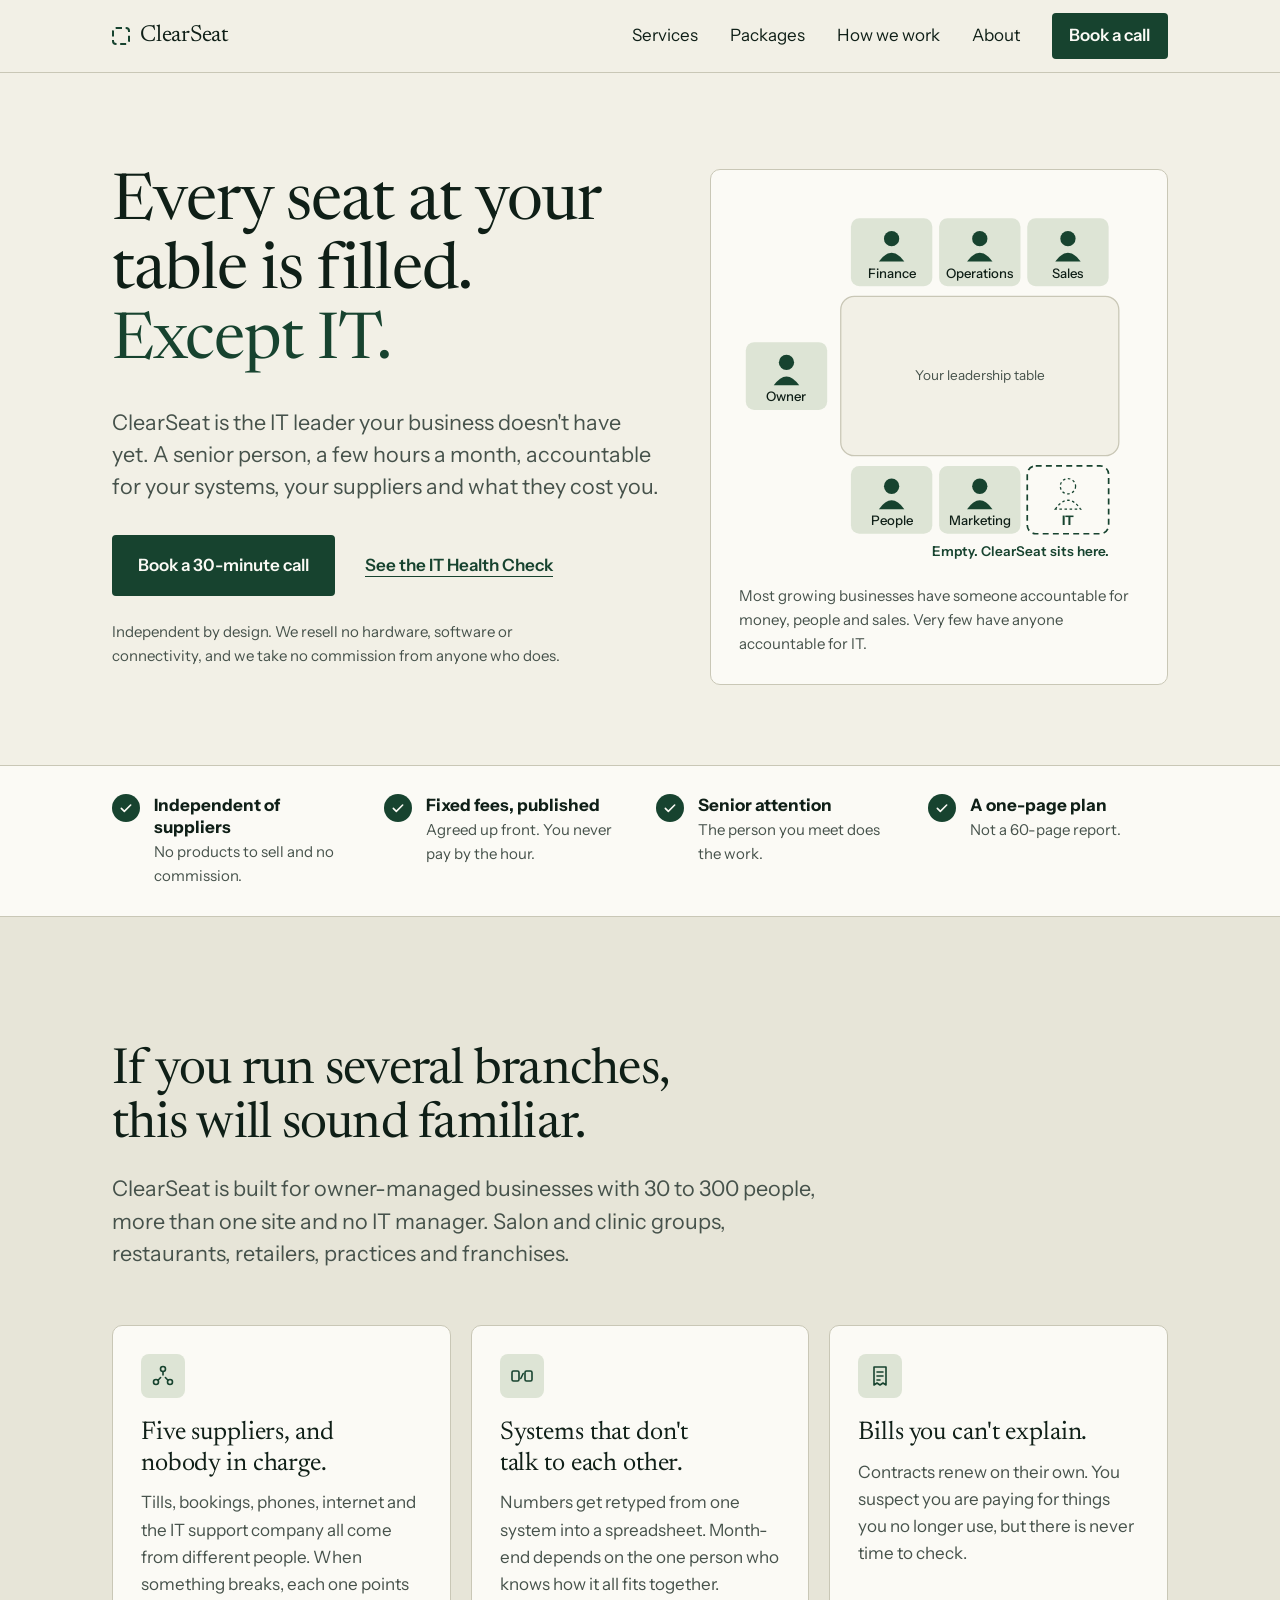
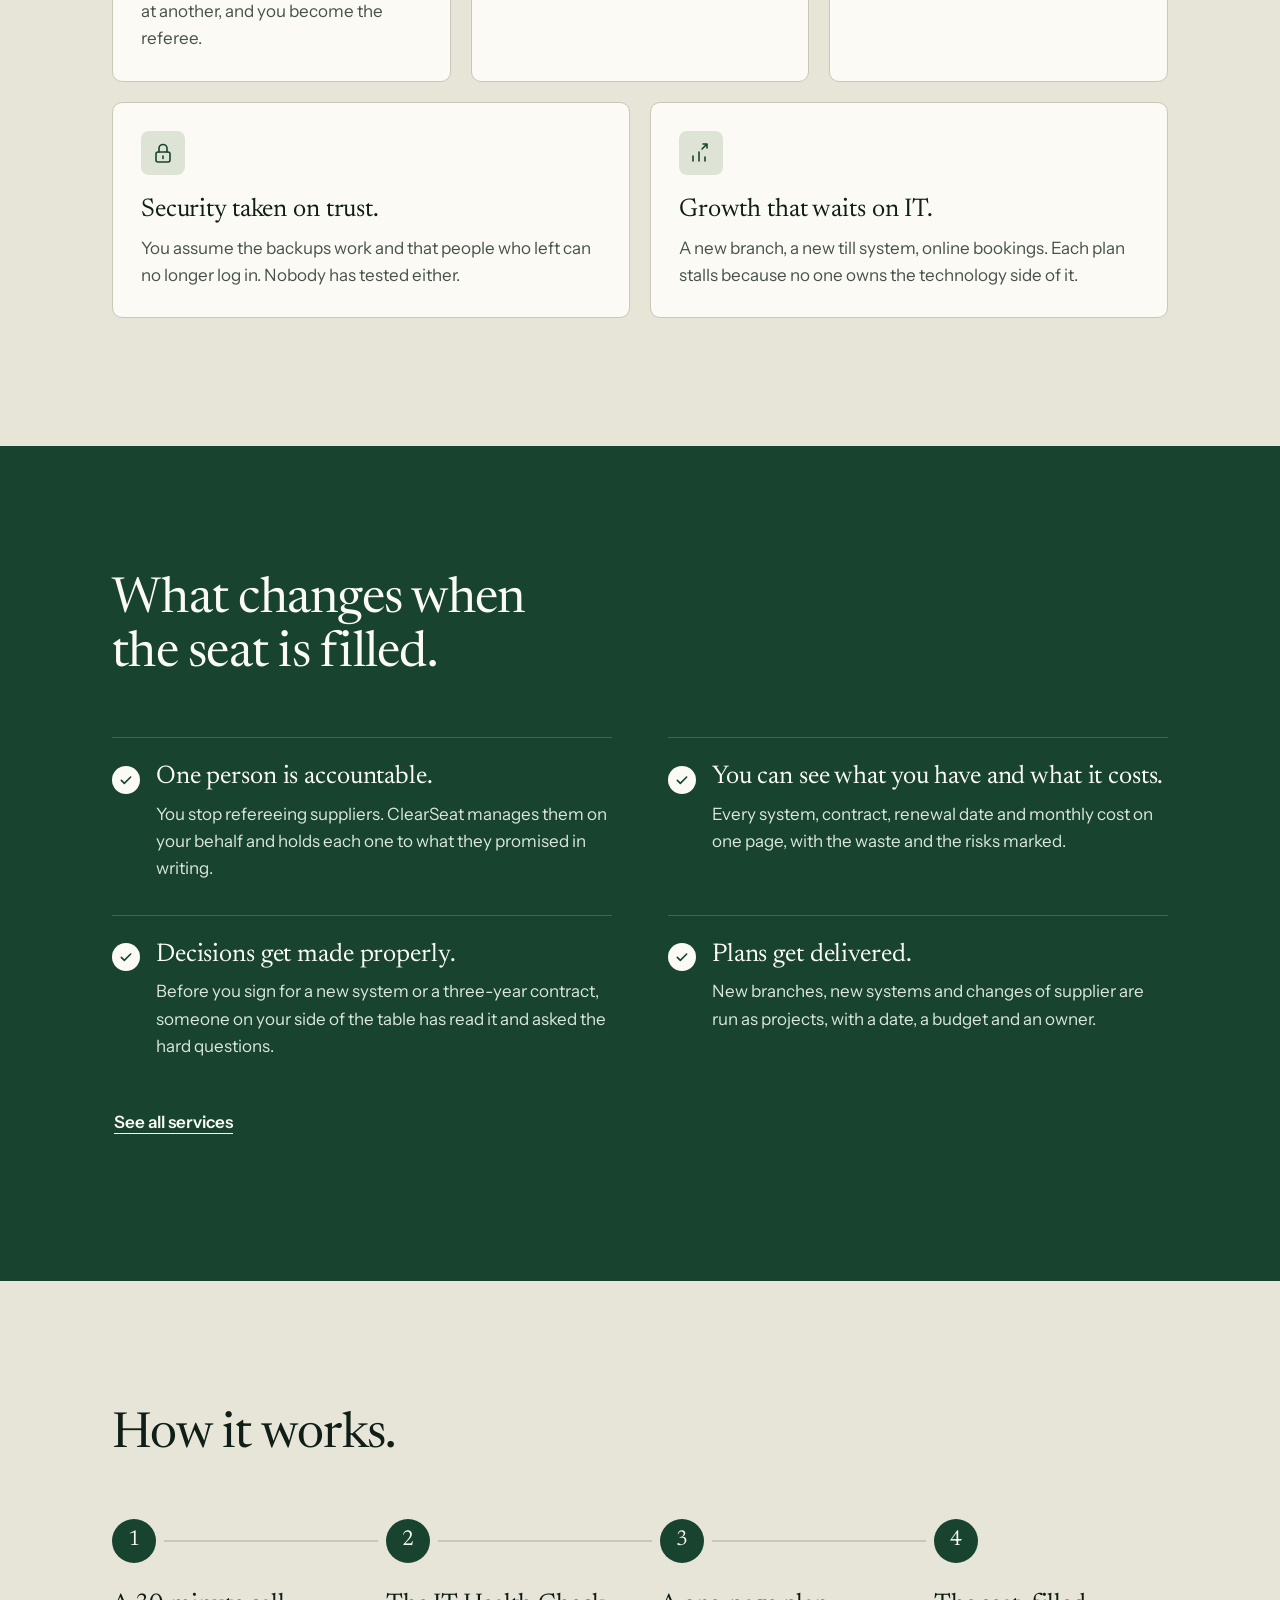
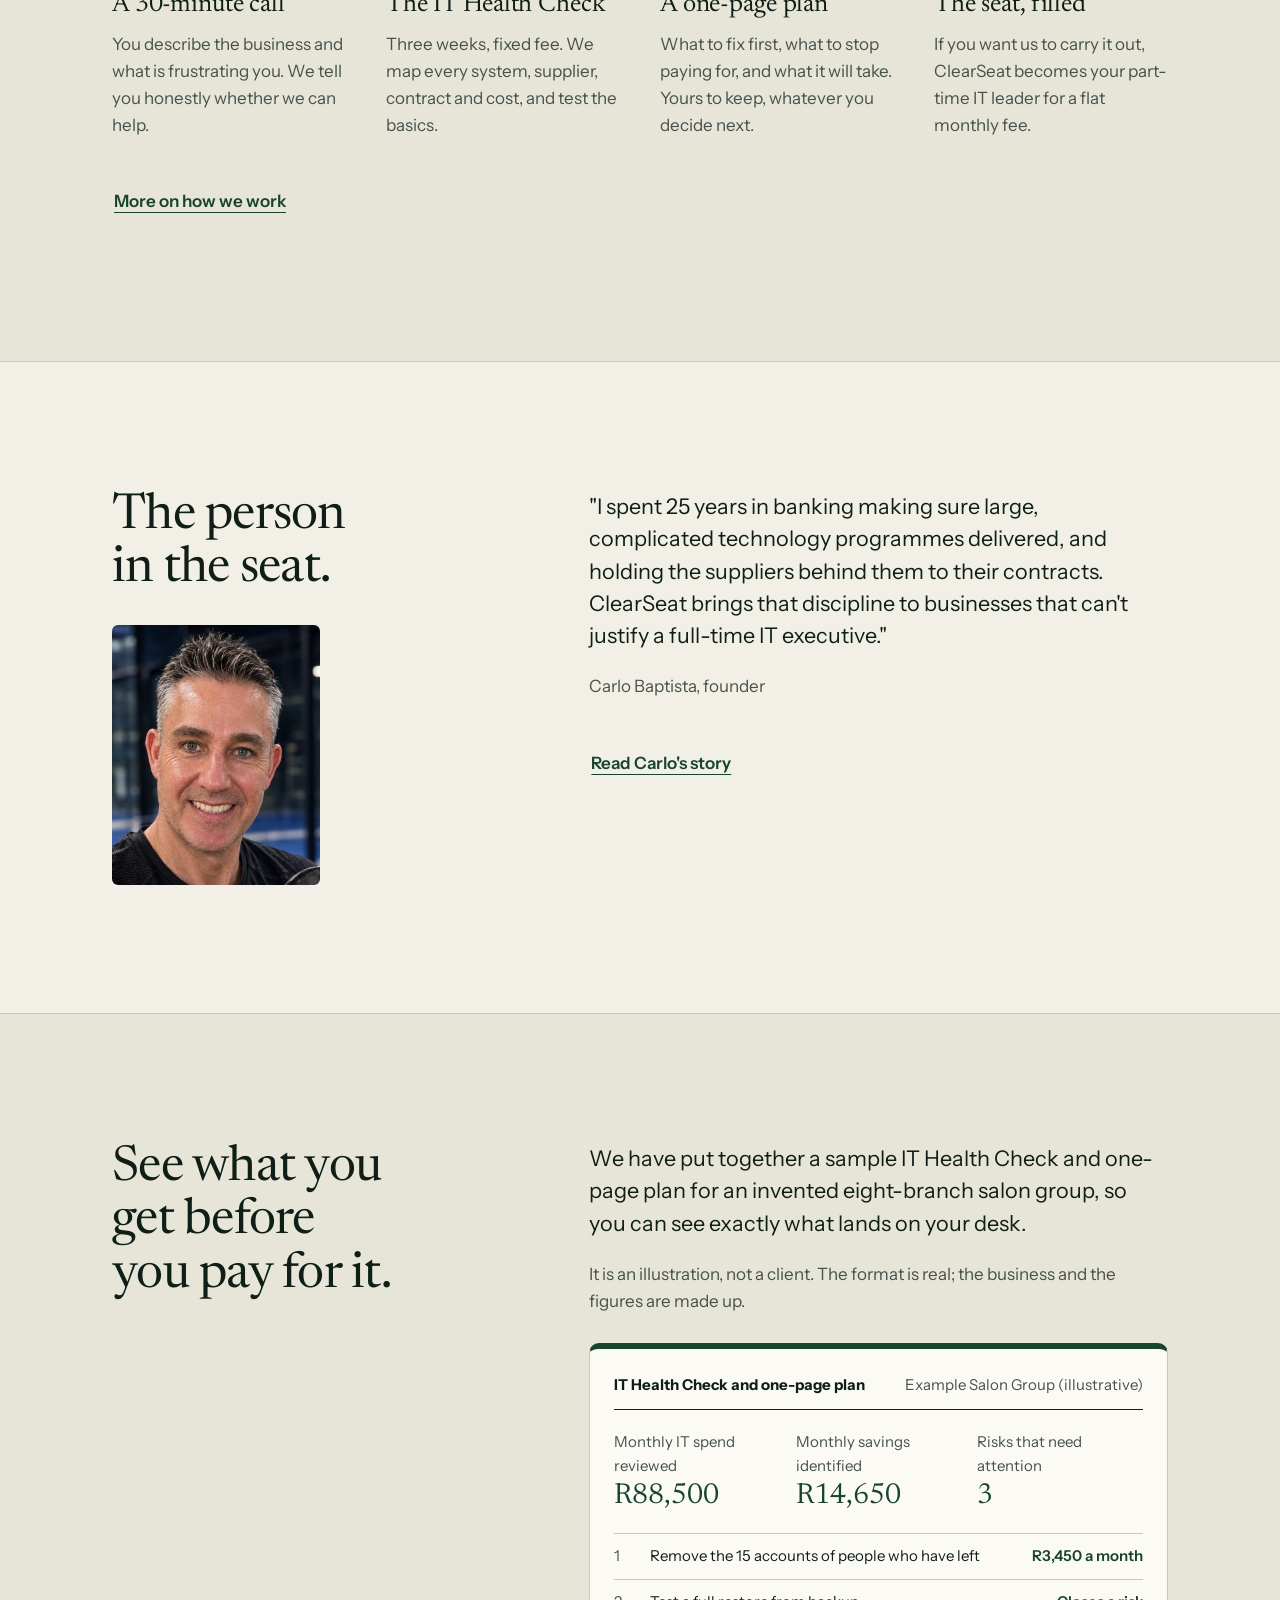
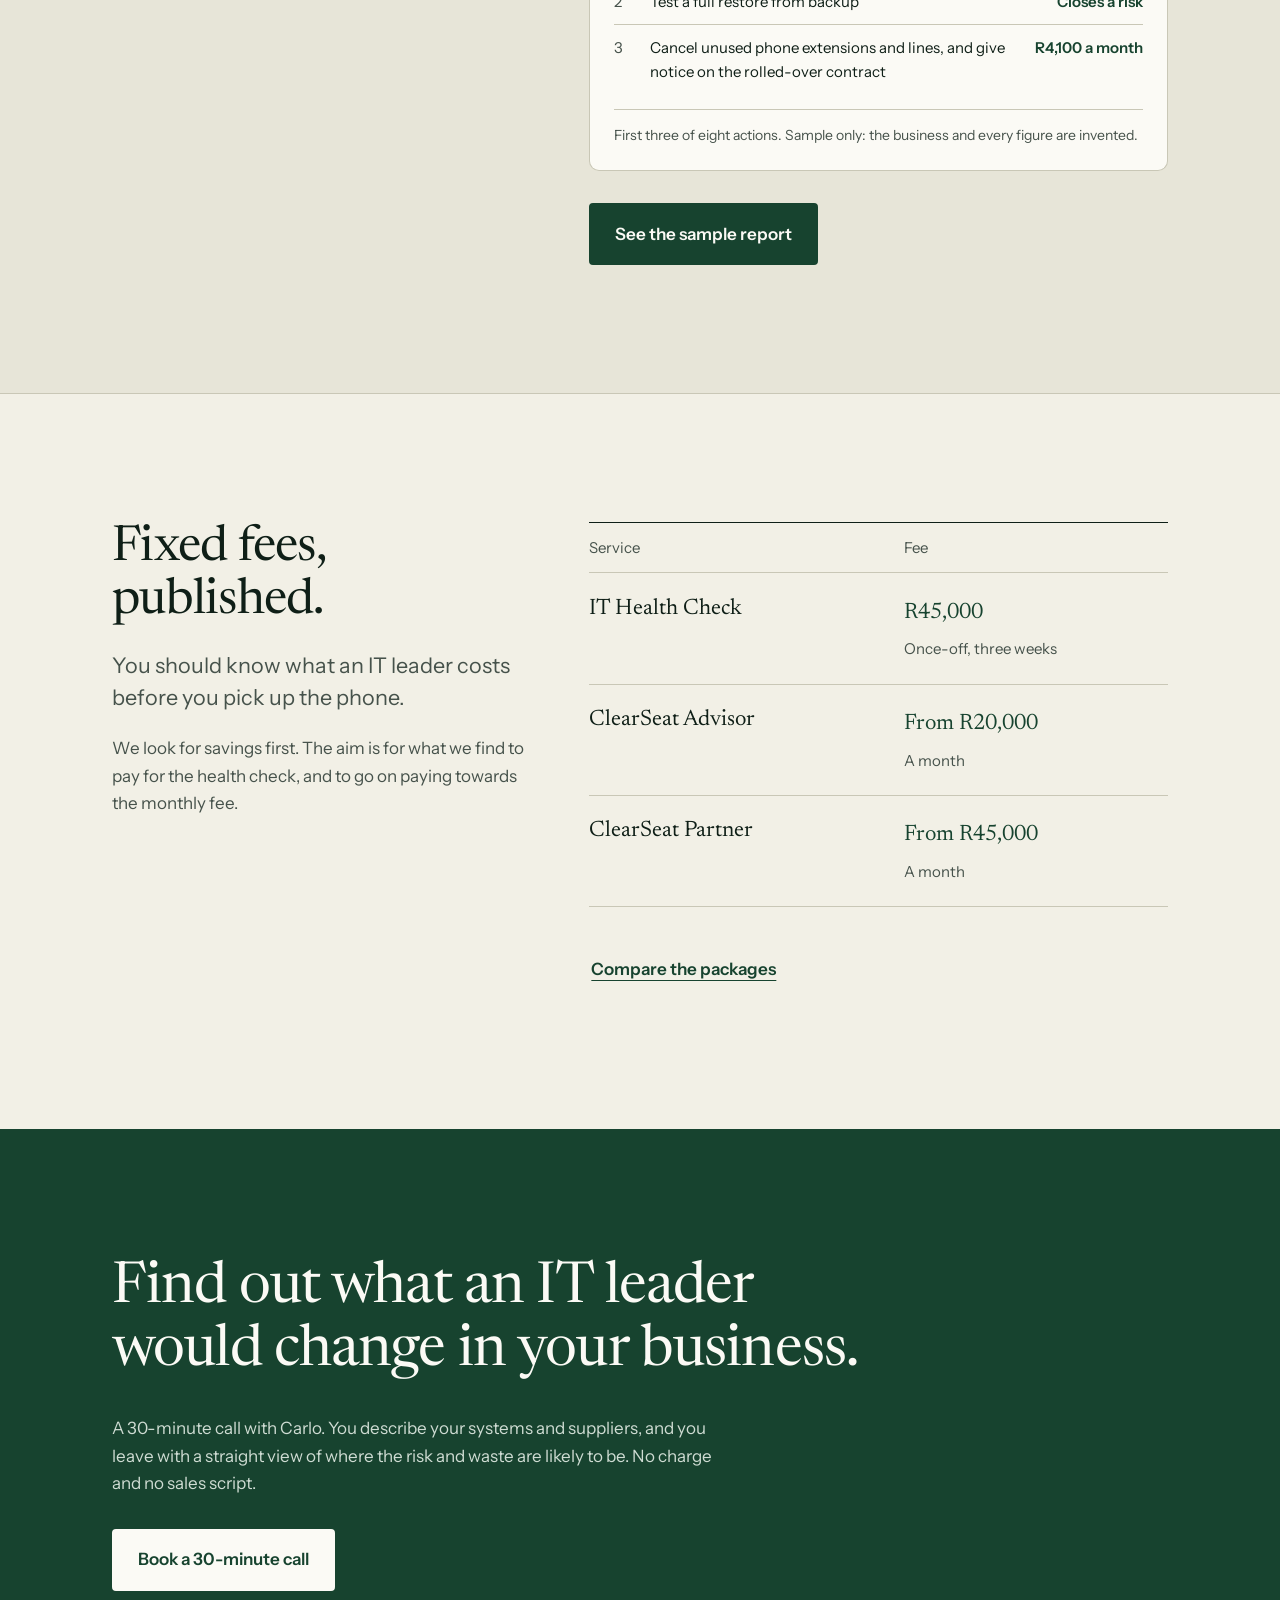
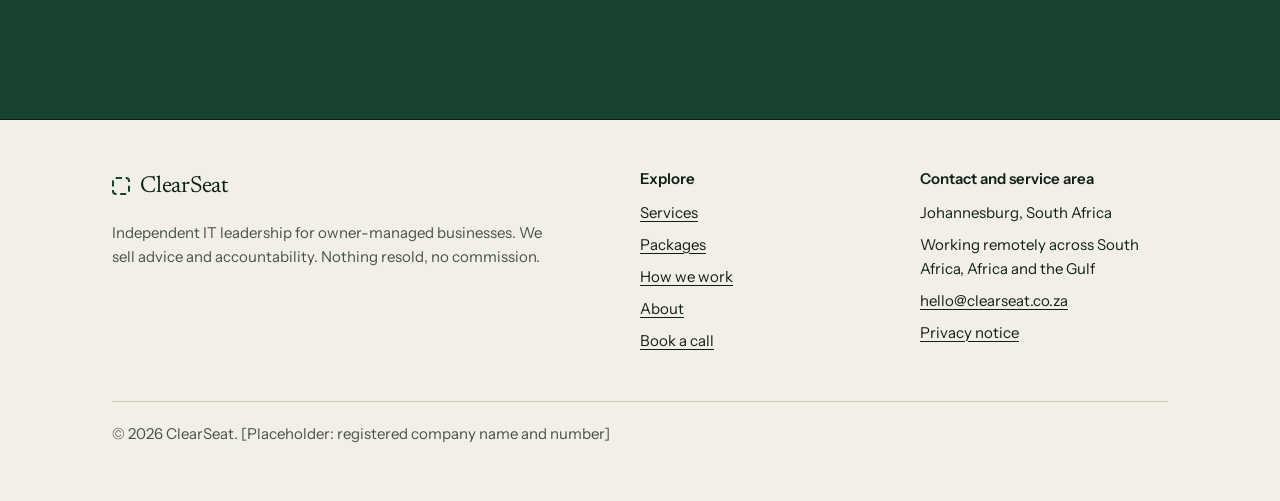
<file: index.html>
<!doctype html>
<html lang="en-ZA" class="no-js">
<head>
<meta charset="utf-8">
<meta name="viewport" content="width=device-width, initial-scale=1">
<title>ClearSeat - The IT leader your business doesn't have yet</title>
<meta name="description" content="Independent, part-time IT leadership for owner-managed businesses with several sites, many suppliers and no IT manager. Fixed fees. No commission.">
<link rel="canonical" href="https://www.clearseat.co.za/">
<meta name="theme-color" content="#17432f">
<meta property="og:type" content="website">
<meta property="og:site_name" content="ClearSeat">
<meta property="og:title" content="ClearSeat - The IT leader your business doesn't have yet">
<meta property="og:description" content="Independent, part-time IT leadership for owner-managed businesses with several sites, many suppliers and no IT manager. Fixed fees. No commission.">
<meta property="og:url" content="https://www.clearseat.co.za/">
<meta property="og:image" content="https://www.clearseat.co.za/og.png">
<meta property="og:image:width" content="1200">
<meta property="og:image:height" content="630">
<meta property="og:image:alt" content="ClearSeat. The IT leader your business doesn't have yet.">
<meta name="twitter:card" content="summary_large_image">
<link rel="icon" href="favicon.svg" type="image/svg+xml">
<link rel="preload" href="fonts/newsreader.woff2" as="font" type="font/woff2" crossorigin>
<link rel="preload" href="fonts/instrument-sans.woff2" as="font" type="font/woff2" crossorigin>
<link rel="stylesheet" href="css/styles.css?v=9917577e56">
<script>document.documentElement.className = "js";</script>
<script type="application/ld+json">
{
  "@context": "https://schema.org",
  "@type": [
    "LocalBusiness",
    "ProfessionalService"
  ],
  "name": "ClearSeat",
  "url": "https://www.clearseat.co.za/",
  "image": "https://www.clearseat.co.za/og.png",
  "description": "Independent, part-time IT leadership for owner-managed businesses with several sites, many suppliers and no IT manager.",
  "slogan": "The IT leader your business doesn't have yet.",
  "email": "hello@clearseat.co.za",
  "priceRange": "From R20,000 a month",
  "address": {
    "@type": "PostalAddress",
    "addressLocality": "Johannesburg",
    "addressRegion": "Gauteng",
    "addressCountry": "ZA"
  },
  "areaServed": [
    "South Africa",
    "Africa",
    "Middle East"
  ],
  "founder": {
    "@type": "Person",
    "name": "Carlo Baptista",
    "jobTitle": "Founder"
  }
}
</script>
</head>
<body>
<a class="skip" href="#main">Skip to content</a>
<header class="site-header">
  <div class="wrap">
    <a class="brand" href="index.html" aria-label="ClearSeat home"><span class="brand-mark" aria-hidden="true"></span>ClearSeat</a>
    <button class="nav-toggle" type="button" aria-expanded="false" aria-controls="site-nav">Menu</button>
    <nav class="site-nav" id="site-nav" aria-label="Main">
      <ul>
        <li><a href="services.html">Services</a></li>
        <li><a href="packages.html">Packages</a></li>
        <li><a href="how-we-work.html">How we work</a></li>
        <li><a href="about.html">About</a></li>
        <li><a class="btn" href="contact.html">Book a call</a></li>
      </ul>
    </nav>
  </div>
</header>
<main id="main">
<section class="hero">
  <div class="wrap hero-grid">
    <div>
      <h1>Every seat at your table is filled. <span>Except IT.</span></h1>
      <p class="lede">ClearSeat is the IT leader your business doesn't have yet. A senior person, a few hours a month, accountable for your systems, your suppliers and what they cost you.</p>
      <div class="actions">
        <a class="btn" href="contact.html">Book a 30-minute call</a>
        <a class="btn btn-plain" href="services.html#health-check">See the IT Health Check</a>
      </div>
      <p class="hero-note">Independent by design. We resell no hardware, software or connectivity, and we take no commission from anyone who does.</p>
    </div>
    <figure class="table-fig">
  <svg viewBox="0 0 472 436" role="img" aria-labelledby="table-title table-desc">
    <title id="table-title">Your leadership table, with the IT seat empty</title>
    <desc id="table-desc">A table seen from above with seven seats. Six have a person in them: owner, finance, operations, sales, people and marketing. The IT seat is empty. That is the seat ClearSeat takes.</desc>
    <rect class="table-top" x="120" y="116" width="328" height="188" rx="16"/>
    <text class="table-word" x="284" y="215">Your leadership table</text>
    <rect class="seat" x="8" y="170" width="96" height="80" rx="10"/><circle class="person" cx="56" cy="194" r="9"/><path class="person" d="M41 221q15 -21 30 0z"/><text class="seat-label" x="56" y="240">Owner</text>
    <rect class="seat" x="132" y="24" width="96" height="80" rx="10"/><circle class="person" cx="180" cy="48" r="9"/><path class="person" d="M165 75q15 -21 30 0z"/><text class="seat-label" x="180" y="94">Finance</text>
    <rect class="seat" x="236" y="24" width="96" height="80" rx="10"/><circle class="person" cx="284" cy="48" r="9"/><path class="person" d="M269 75q15 -21 30 0z"/><text class="seat-label" x="284" y="94">Operations</text>
    <rect class="seat" x="340" y="24" width="96" height="80" rx="10"/><circle class="person" cx="388" cy="48" r="9"/><path class="person" d="M373 75q15 -21 30 0z"/><text class="seat-label" x="388" y="94">Sales</text>
    <rect class="seat" x="132" y="316" width="96" height="80" rx="10"/><circle class="person" cx="180" cy="340" r="9"/><path class="person" d="M165 367q15 -21 30 0z"/><text class="seat-label" x="180" y="386">People</text>
    <rect class="seat" x="236" y="316" width="96" height="80" rx="10"/><circle class="person" cx="284" cy="340" r="9"/><path class="person" d="M269 367q15 -21 30 0z"/><text class="seat-label" x="284" y="386">Marketing</text>
    <rect class="seat-empty" x="340" y="316" width="96" height="80" rx="10"/>
    <circle class="person-empty" cx="388" cy="340" r="9"/><path class="person-empty" d="M373 367q15 -21 30 0z"/>
    <text class="seat-empty-label" x="388" y="386">IT</text>
    <text class="seat-note" x="436" y="422" text-anchor="end">Empty. ClearSeat sits here.</text>
  </svg>
  <figcaption>Most growing businesses have someone accountable for money, people and sales. Very few have anyone accountable for IT.</figcaption>
</figure>
  </div>
</section>
<section class="trust" aria-label="What you can rely on">
  <div class="wrap">
    <ul>
      <li><span class="icon icon-sm" aria-hidden="true"><svg viewBox="0 0 24 24" width="24" height="24" focusable="false"><path d="M5 12.5l4.5 4.5L19 7.5"/></svg></span><div><strong>Independent of suppliers</strong><span>No products to sell and no commission.</span></div></li>
      <li><span class="icon icon-sm" aria-hidden="true"><svg viewBox="0 0 24 24" width="24" height="24" focusable="false"><path d="M5 12.5l4.5 4.5L19 7.5"/></svg></span><div><strong>Fixed fees, published</strong><span>Agreed up front. You never pay by the hour.</span></div></li>
      <li><span class="icon icon-sm" aria-hidden="true"><svg viewBox="0 0 24 24" width="24" height="24" focusable="false"><path d="M5 12.5l4.5 4.5L19 7.5"/></svg></span><div><strong>Senior attention</strong><span>The person you meet does the work.</span></div></li>
      <li><span class="icon icon-sm" aria-hidden="true"><svg viewBox="0 0 24 24" width="24" height="24" focusable="false"><path d="M5 12.5l4.5 4.5L19 7.5"/></svg></span><div><strong>A one-page plan</strong><span>Not a 60-page report.</span></div></li>
    </ul>
  </div>
</section>

<section class="section section-deep">
  <div class="wrap">
    <div class="section-head">
      <h2>If you run several branches, this will sound familiar.</h2>
      <p class="lede">ClearSeat is built for owner-managed businesses with 30 to 300 people, more than one site and no IT manager. Salon and clinic groups, restaurants, retailers, practices and franchises.</p>
    </div>
    <ul class="cards">
      <li class="card"><span class="icon" aria-hidden="true"><svg viewBox="0 0 24 24" width="24" height="24" focusable="false"><circle cx="12" cy="5" r="2.5"/><circle cx="5" cy="18" r="2.5"/><circle cx="19" cy="18" r="2.5"/><path d="M12 7.5v3.5M7 16.2l2.6-2.7M17 16.2l-2.6-2.7"/></svg></span><h3>Five suppliers, and nobody in charge.</h3><p>Tills, bookings, phones, internet and the IT support company all come from different people. When something breaks, each one points at another, and you become the referee.</p></li>
      <li class="card"><span class="icon" aria-hidden="true"><svg viewBox="0 0 24 24" width="24" height="24" focusable="false"><rect x="2" y="7" width="7" height="10" rx="1.5"/><rect x="15" y="7" width="7" height="10" rx="1.5"/><path d="M10.8 14.5l2.4-5"/></svg></span><h3>Systems that don't talk to each other.</h3><p>Numbers get retyped from one system into a spreadsheet. Month-end depends on the one person who knows how it all fits together.</p></li>
      <li class="card"><span class="icon" aria-hidden="true"><svg viewBox="0 0 24 24" width="24" height="24" focusable="false"><path d="M6 3h12v18l-3-2-3 2-3-2-3 2z"/><path d="M9 8h6M9 12h6M9 16h3"/></svg></span><h3>Bills you can't explain.</h3><p>Contracts renew on their own. You suspect you are paying for things you no longer use, but there is never time to check.</p></li>
      <li class="card"><span class="icon" aria-hidden="true"><svg viewBox="0 0 24 24" width="24" height="24" focusable="false"><rect x="5" y="11" width="14" height="10" rx="2"/><path d="M8 11V7.5a4 4 0 0 1 8 0V11"/><path d="M12 15v2.5"/></svg></span><h3>Security taken on trust.</h3><p>You assume the backups work and that people who left can no longer log in. Nobody has tested either.</p></li>
      <li class="card"><span class="icon" aria-hidden="true"><svg viewBox="0 0 24 24" width="24" height="24" focusable="false"><path d="M4 20v-5M10 20v-9M16 20v-4"/><path d="M13 8l5-5M18 3h-4M18 3v4"/></svg></span><h3>Growth that waits on IT.</h3><p>A new branch, a new till system, online bookings. Each plan stalls because no one owns the technology side of it.</p></li>
    </ul>
  </div>
</section>

<section class="section section-green">
  <div class="wrap">
    <div class="section-head">
      <h2>What changes when the seat is filled.</h2>
    </div>
    <ul class="outcomes">
      <li><span class="icon icon-sm" aria-hidden="true"><svg viewBox="0 0 24 24" width="24" height="24" focusable="false"><path d="M5 12.5l4.5 4.5L19 7.5"/></svg></span><div><h3>One person is accountable.</h3><p>You stop refereeing suppliers. ClearSeat manages them on your behalf and holds each one to what they promised in writing.</p></div></li>
      <li><span class="icon icon-sm" aria-hidden="true"><svg viewBox="0 0 24 24" width="24" height="24" focusable="false"><path d="M5 12.5l4.5 4.5L19 7.5"/></svg></span><div><h3>You can see what you have and what it costs.</h3><p>Every system, contract, renewal date and monthly cost on one page, with the waste and the risks marked.</p></div></li>
      <li><span class="icon icon-sm" aria-hidden="true"><svg viewBox="0 0 24 24" width="24" height="24" focusable="false"><path d="M5 12.5l4.5 4.5L19 7.5"/></svg></span><div><h3>Decisions get made properly.</h3><p>Before you sign for a new system or a three-year contract, someone on your side of the table has read it and asked the hard questions.</p></div></li>
      <li><span class="icon icon-sm" aria-hidden="true"><svg viewBox="0 0 24 24" width="24" height="24" focusable="false"><path d="M5 12.5l4.5 4.5L19 7.5"/></svg></span><div><h3>Plans get delivered.</h3><p>New branches, new systems and changes of supplier are run as projects, with a date, a budget and an owner.</p></div></li>
    </ul>
    <div class="actions"><a class="btn btn-plain" href="services.html">See all services</a></div>
  </div>
</section>

<section class="section section-deep">
  <div class="wrap">
    <div class="section-head"><h2>How it works.</h2></div>
    <ol class="steps">
      <li><h3>A 30-minute call</h3><p>You describe the business and what is frustrating you. We tell you honestly whether we can help.</p></li>
      <li><h3>The IT Health Check</h3><p>Three weeks, fixed fee. We map every system, supplier, contract and cost, and test the basics.</p></li>
      <li><h3>A one-page plan</h3><p>What to fix first, what to stop paying for, and what it will take. Yours to keep, whatever you decide next.</p></li>
      <li><h3>The seat, filled</h3><p>If you want us to carry it out, ClearSeat becomes your part-time IT leader for a flat monthly fee.</p></li>
    </ol>
    <div class="actions"><a class="btn btn-plain" href="how-we-work.html">More on how we work</a></div>
  </div>
</section>

<section class="section">
  <div class="wrap split">
    <div>
      <h2>The person in the seat.</h2>
      <img class="founder-img" src="img/carlo-baptista.jpg" width="637" height="796" loading="lazy" alt="Carlo Baptista, founder of ClearSeat">
    </div>
    <div>
      <p class="lede" style="color:var(--ink)">"I spent 25 years in banking making sure large, complicated technology programmes delivered, and holding the suppliers behind them to their contracts. ClearSeat brings that discipline to businesses that can't justify a full-time IT executive."</p>
      <p class="quiet">Carlo Baptista, founder</p>
      <div class="actions"><a class="btn btn-plain" href="about.html">Read Carlo's story</a></div>

    </div>
  </div>
</section>

<section class="section section-deep">
  <div class="wrap split">
    <div><h2>See what you get before you pay for it.</h2></div>
    <div>
      <p class="lede" style="color:var(--ink)">We have put together a sample IT Health Check and one-page plan for an invented eight-branch salon group, so you can see exactly what lands on your desk.</p>
      <p class="quiet">It is an illustration, not a client. The format is real; the business and the figures are made up.</p>
      <figure class="preview">
        <div class="preview-head"><strong>IT Health Check and one-page plan</strong><span>Example Salon Group (illustrative)</span></div>
        <dl class="figures">
          <div><dt>Monthly IT spend reviewed</dt><dd>R88,500</dd></div>
          <div><dt>Monthly savings identified</dt><dd>R14,650</dd></div>
          <div><dt>Risks that need attention</dt><dd>3</dd></div>
        </dl>
        <ol class="preview-rows">
          <li><span>Remove the 15 accounts of people who have left</span><span>R3,450 a month</span></li>
          <li><span>Test a full restore from backup</span><span>Closes a risk</span></li>
          <li><span>Cancel unused phone extensions and lines, and give notice on the rolled-over contract</span><span>R4,100 a month</span></li>
        </ol>
        <figcaption class="preview-foot">First three of eight actions. Sample only: the business and every figure are invented.</figcaption>
      </figure>
      <div class="actions"><a class="btn" href="sample.html">See the sample report</a></div>
    </div>
  </div>
</section>

<section class="section">
  <div class="wrap split">
    <div>
      <h2>Fixed fees, published.</h2>
      <p class="lede" style="margin-top:1.25rem">You should know what an IT leader costs before you pick up the phone.</p>
      <p class="quiet" style="margin-top:1rem">We look for savings first. The aim is for what we find to pay for the health check, and to go on paying towards the monthly fee.</p>
    </div>
    <div>
      <table class="prices">
        <thead><tr><th scope="col">Service</th><th scope="col">Fee</th></tr></thead>
        <tbody>
          <tr><th scope="row">IT Health Check</th><td><span class="amount">R45,000</span><small>Once-off, three weeks</small></td></tr>
          <tr><th scope="row">ClearSeat Advisor</th><td><span class="amount">From R20,000</span><small>A month</small></td></tr>
          <tr><th scope="row">ClearSeat Partner</th><td><span class="amount">From R45,000</span><small>A month</small></td></tr>
        </tbody>
      </table>
      <div class="actions"><a class="btn btn-plain" href="packages.html">Compare the packages</a></div>
    </div>
  </div>
</section>
<section class="section section-green">
  <div class="wrap">
    <h2 class="statement">Find out what an IT leader would change in your business.</h2>
    <p class="statement-foot quiet">A 30-minute call with Carlo. You describe your systems and suppliers, and you leave with a straight view of where the risk and waste are likely to be. No charge and no sales script.</p>
    <div class="actions"><a class="btn" style="background:#fbfaf5;color:#17432f;border-color:#fbfaf5" href="contact.html">Book a 30-minute call</a></div>
  </div>
</section>

</main>
<footer class="site-footer">
  <div class="wrap">
    <div class="footer-grid">
      <div>
        <a class="brand" href="index.html"><span class="brand-mark" aria-hidden="true"></span>ClearSeat</a>
        <p style="margin-top:1rem">Independent IT leadership for owner-managed businesses. We sell advice and accountability. Nothing resold, no commission.</p>
      </div>
      <nav aria-label="Footer">
        <h2 class="footer-label">Explore</h2>
        <ul>
          <li><a href="services.html">Services</a></li>
          <li><a href="packages.html">Packages</a></li>
          <li><a href="how-we-work.html">How we work</a></li>
          <li><a href="about.html">About</a></li>
          <li><a href="contact.html">Book a call</a></li>
        </ul>
      </nav>
      <div>
        <h2 class="footer-label">Contact and service area</h2>
        <ul>
          <li>Johannesburg, South Africa</li>
          <li>Working remotely across South Africa, Africa and the Gulf</li>
          <li><a href="mailto:hello@clearseat.co.za">hello@clearseat.co.za</a></li>
          <li><a href="privacy.html">Privacy notice</a></li>
        </ul>
      </div>
    </div>
    <p class="footer-base">&copy; 2026 ClearSeat. [Placeholder: registered company name and number]</p>
  </div>
</footer>
<script src="js/main.js?v=9917577e56" defer></script>
</body>
</html>
</file>
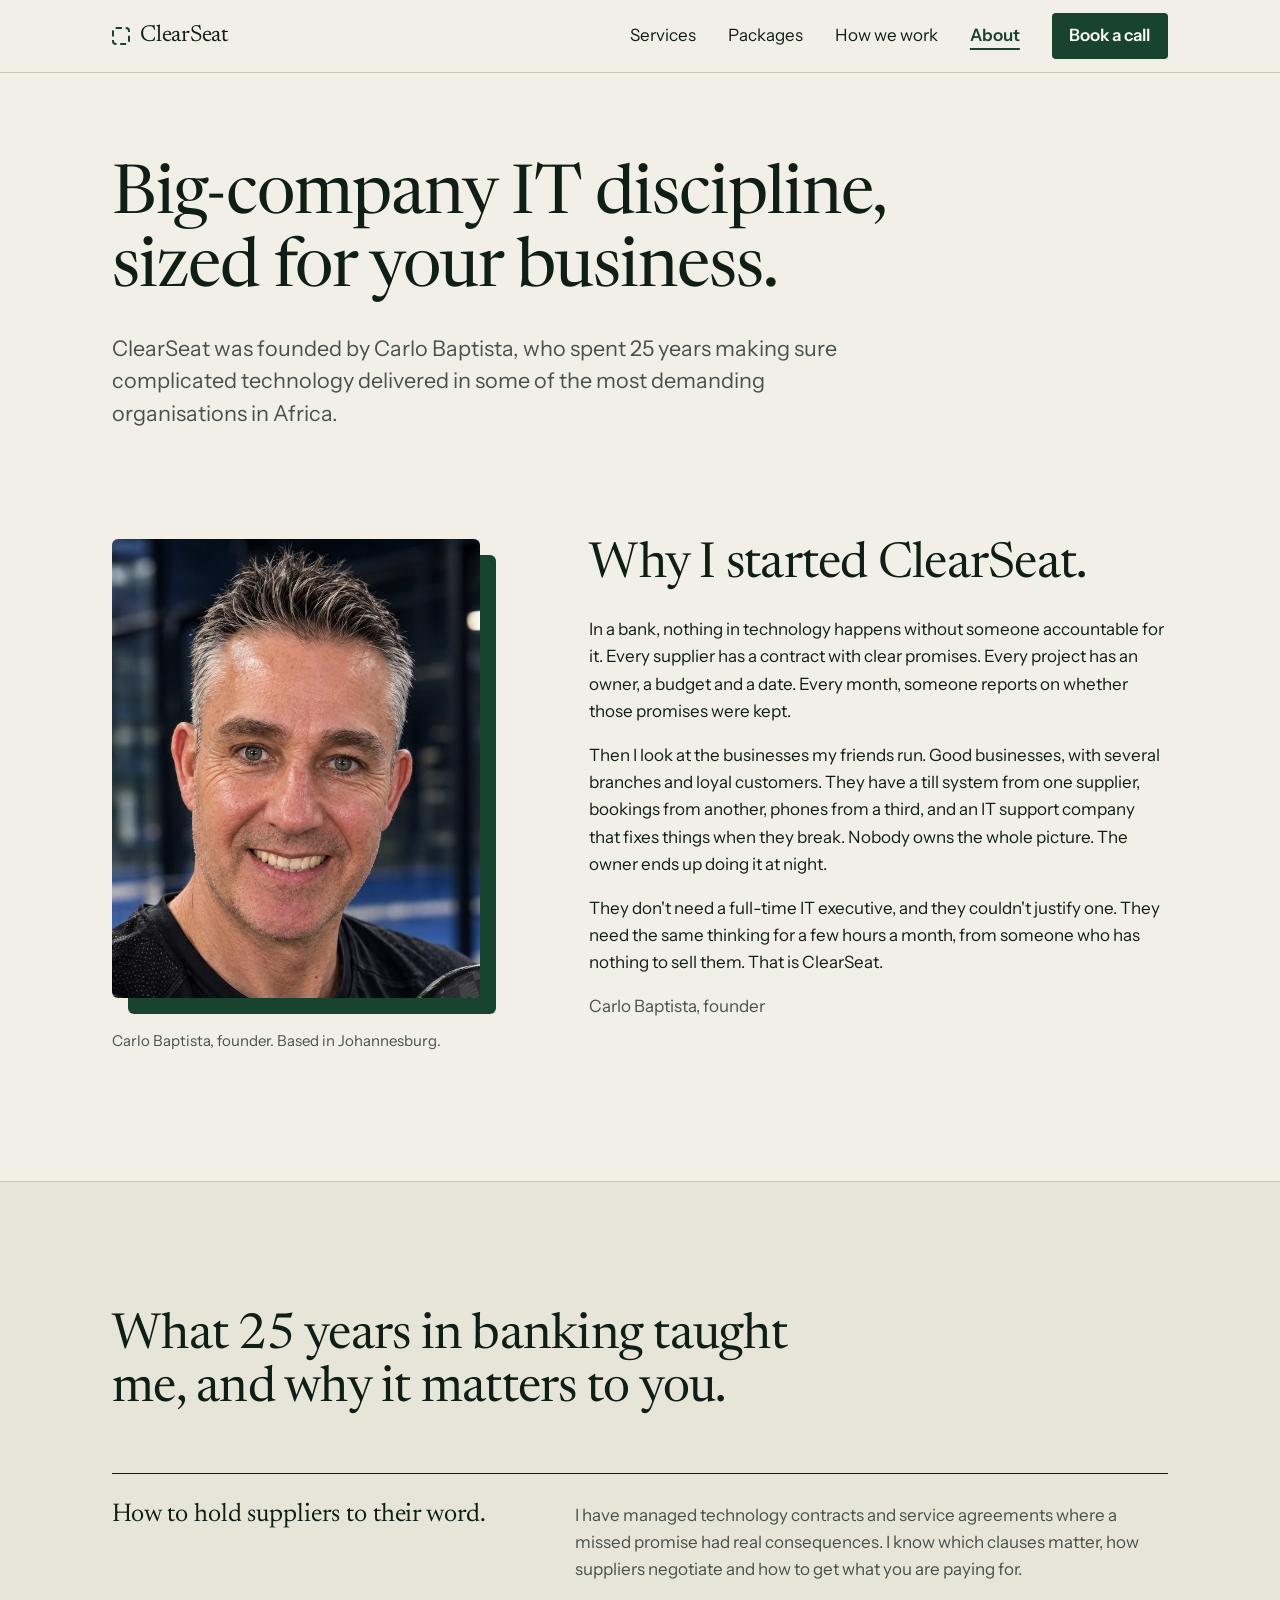
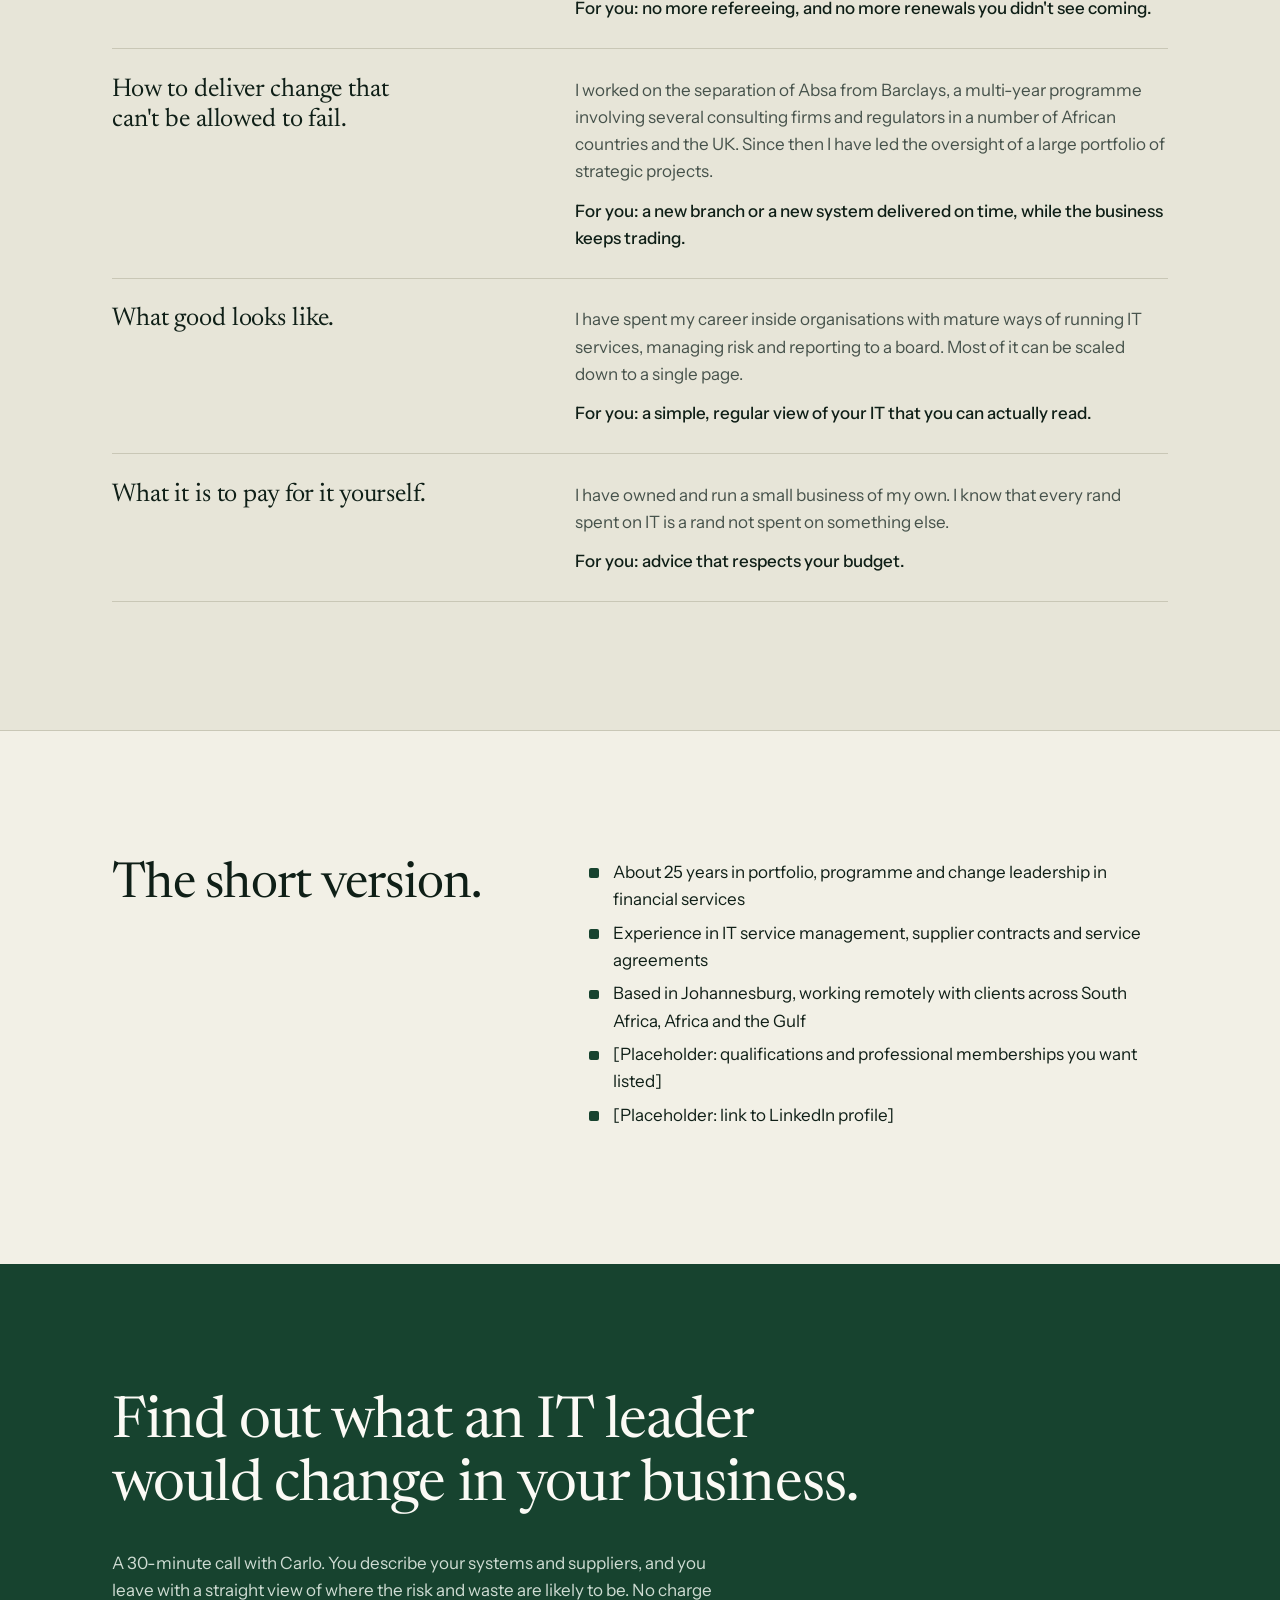
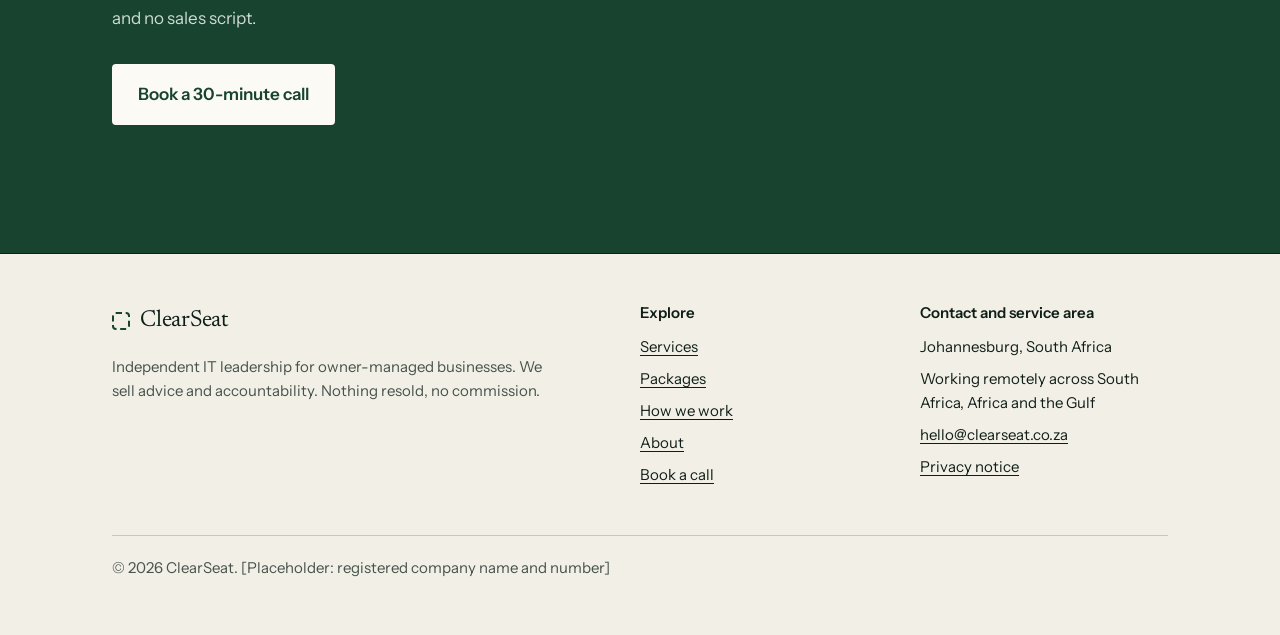
<file: about.html>
<!doctype html>
<html lang="en-ZA" class="no-js">
<head>
<meta charset="utf-8">
<meta name="viewport" content="width=device-width, initial-scale=1">
<title>About Carlo Baptista - ClearSeat</title>
<meta name="description" content="ClearSeat was founded by Carlo Baptista, who spent 25 years leading large technology and change programmes in banking and now brings that discipline to growing businesses.">
<link rel="canonical" href="https://www.clearseat.co.za/about.html">
<meta name="theme-color" content="#17432f">
<meta property="og:type" content="website">
<meta property="og:site_name" content="ClearSeat">
<meta property="og:title" content="About Carlo Baptista - ClearSeat">
<meta property="og:description" content="ClearSeat was founded by Carlo Baptista, who spent 25 years leading large technology and change programmes in banking and now brings that discipline to growing businesses.">
<meta property="og:url" content="https://www.clearseat.co.za/about.html">
<meta property="og:image" content="https://www.clearseat.co.za/og.png">
<meta property="og:image:width" content="1200">
<meta property="og:image:height" content="630">
<meta property="og:image:alt" content="ClearSeat. The IT leader your business doesn't have yet.">
<meta name="twitter:card" content="summary_large_image">
<link rel="icon" href="favicon.svg" type="image/svg+xml">
<link rel="preload" href="fonts/newsreader.woff2" as="font" type="font/woff2" crossorigin>
<link rel="preload" href="fonts/instrument-sans.woff2" as="font" type="font/woff2" crossorigin>
<link rel="stylesheet" href="css/styles.css?v=9917577e56">
<script>document.documentElement.className = "js";</script>
<script type="application/ld+json">
{
  "@context": "https://schema.org",
  "@type": [
    "LocalBusiness",
    "ProfessionalService"
  ],
  "name": "ClearSeat",
  "url": "https://www.clearseat.co.za/",
  "image": "https://www.clearseat.co.za/og.png",
  "description": "Independent, part-time IT leadership for owner-managed businesses with several sites, many suppliers and no IT manager.",
  "slogan": "The IT leader your business doesn't have yet.",
  "email": "hello@clearseat.co.za",
  "priceRange": "From R20,000 a month",
  "address": {
    "@type": "PostalAddress",
    "addressLocality": "Johannesburg",
    "addressRegion": "Gauteng",
    "addressCountry": "ZA"
  },
  "areaServed": [
    "South Africa",
    "Africa",
    "Middle East"
  ],
  "founder": {
    "@type": "Person",
    "name": "Carlo Baptista",
    "jobTitle": "Founder"
  }
}
</script>
</head>
<body>
<a class="skip" href="#main">Skip to content</a>
<header class="site-header">
  <div class="wrap">
    <a class="brand" href="index.html" aria-label="ClearSeat home"><span class="brand-mark" aria-hidden="true"></span>ClearSeat</a>
    <button class="nav-toggle" type="button" aria-expanded="false" aria-controls="site-nav">Menu</button>
    <nav class="site-nav" id="site-nav" aria-label="Main">
      <ul>
        <li><a href="services.html">Services</a></li>
        <li><a href="packages.html">Packages</a></li>
        <li><a href="how-we-work.html">How we work</a></li>
        <li><a href="about.html" aria-current="page">About</a></li>
        <li><a class="btn" href="contact.html">Book a call</a></li>
      </ul>
    </nav>
  </div>
</header>
<main id="main">
<section class="page-hero">
  <div class="wrap">
    <h1>Big-company IT discipline, sized for your business.</h1>
    <p class="lede">ClearSeat was founded by Carlo Baptista, who spent 25 years making sure complicated technology delivered in some of the most demanding organisations in Africa.</p>
  </div>
</section>
<section class="section" style="padding-top:0">
  <div class="wrap split">
    <figure class="about-portrait">
      <div class="portrait-frame"><img class="portrait-img" src="img/carlo-baptista.jpg" width="637" height="796" alt="Carlo Baptista, founder of ClearSeat"></div>
      <figcaption>Carlo Baptista, founder. Based in Johannesburg.</figcaption>
    </figure>
    <div>
      <h2>Why I started ClearSeat.</h2>
      <p style="margin-top:1.5rem">In a bank, nothing in technology happens without someone accountable for it. Every supplier has a contract with clear promises. Every project has an owner, a budget and a date. Every month, someone reports on whether those promises were kept.</p>
      <p>Then I look at the businesses my friends run. Good businesses, with several branches and loyal customers. They have a till system from one supplier, bookings from another, phones from a third, and an IT support company that fixes things when they break. Nobody owns the whole picture. The owner ends up doing it at night.</p>
      <p>They don't need a full-time IT executive, and they couldn't justify one. They need the same thinking for a few hours a month, from someone who has nothing to sell them. That is ClearSeat.</p>
      <p class="quiet">Carlo Baptista, founder</p>
    </div>
  </div>
</section>
<section class="section section-deep">
  <div class="wrap">
    <div class="section-head"><h2>What 25 years in banking taught me, and why it matters to you.</h2></div>
    <ul class="ledger">
      <li><h3>How to hold suppliers to their word.</h3><p>I have managed technology contracts and service agreements where a missed promise had real consequences. I know which clauses matter, how suppliers negotiate and how to get what you are paying for.</p><p>For you: no more refereeing, and no more renewals you didn't see coming.</p></li>
      <li><h3>How to deliver change that can't be allowed to fail.</h3><p>I worked on the separation of Absa from Barclays, a multi-year programme involving several consulting firms and regulators in a number of African countries and the UK. Since then I have led the oversight of a large portfolio of strategic projects.</p><p>For you: a new branch or a new system delivered on time, while the business keeps trading.</p></li>
      <li><h3>What good looks like.</h3><p>I have spent my career inside organisations with mature ways of running IT services, managing risk and reporting to a board. Most of it can be scaled down to a single page.</p><p>For you: a simple, regular view of your IT that you can actually read.</p></li>
      <li><h3>What it is to pay for it yourself.</h3><p>I have owned and run a small business of my own. I know that every rand spent on IT is a rand not spent on something else.</p><p>For you: advice that respects your budget.</p></li>
    </ul>
  </div>
</section>
<section class="section">
  <div class="wrap split">
    <div><h2>The short version.</h2></div>
    <div>
      <ul class="ticks">
        <li>About 25 years in portfolio, programme and change leadership in financial services</li>
        <li>Experience in IT service management, supplier contracts and service agreements</li>
        <li>Based in Johannesburg, working remotely with clients across South Africa, Africa and the Gulf</li>
        <li>[Placeholder: qualifications and professional memberships you want listed]</li>
        <li>[Placeholder: link to LinkedIn profile]</li>
      </ul>
    </div>
  </div>
</section>
<section class="section section-green">
  <div class="wrap">
    <h2 class="statement">Find out what an IT leader would change in your business.</h2>
    <p class="statement-foot quiet">A 30-minute call with Carlo. You describe your systems and suppliers, and you leave with a straight view of where the risk and waste are likely to be. No charge and no sales script.</p>
    <div class="actions"><a class="btn" style="background:#fbfaf5;color:#17432f;border-color:#fbfaf5" href="contact.html">Book a 30-minute call</a></div>
  </div>
</section>

</main>
<footer class="site-footer">
  <div class="wrap">
    <div class="footer-grid">
      <div>
        <a class="brand" href="index.html"><span class="brand-mark" aria-hidden="true"></span>ClearSeat</a>
        <p style="margin-top:1rem">Independent IT leadership for owner-managed businesses. We sell advice and accountability. Nothing resold, no commission.</p>
      </div>
      <nav aria-label="Footer">
        <h2 class="footer-label">Explore</h2>
        <ul>
          <li><a href="services.html">Services</a></li>
          <li><a href="packages.html">Packages</a></li>
          <li><a href="how-we-work.html">How we work</a></li>
          <li><a href="about.html">About</a></li>
          <li><a href="contact.html">Book a call</a></li>
        </ul>
      </nav>
      <div>
        <h2 class="footer-label">Contact and service area</h2>
        <ul>
          <li>Johannesburg, South Africa</li>
          <li>Working remotely across South Africa, Africa and the Gulf</li>
          <li><a href="mailto:hello@clearseat.co.za">hello@clearseat.co.za</a></li>
          <li><a href="privacy.html">Privacy notice</a></li>
        </ul>
      </div>
    </div>
    <p class="footer-base">&copy; 2026 ClearSeat. [Placeholder: registered company name and number]</p>
  </div>
</footer>
<script src="js/main.js?v=9917577e56" defer></script>
</body>
</html>
</file>
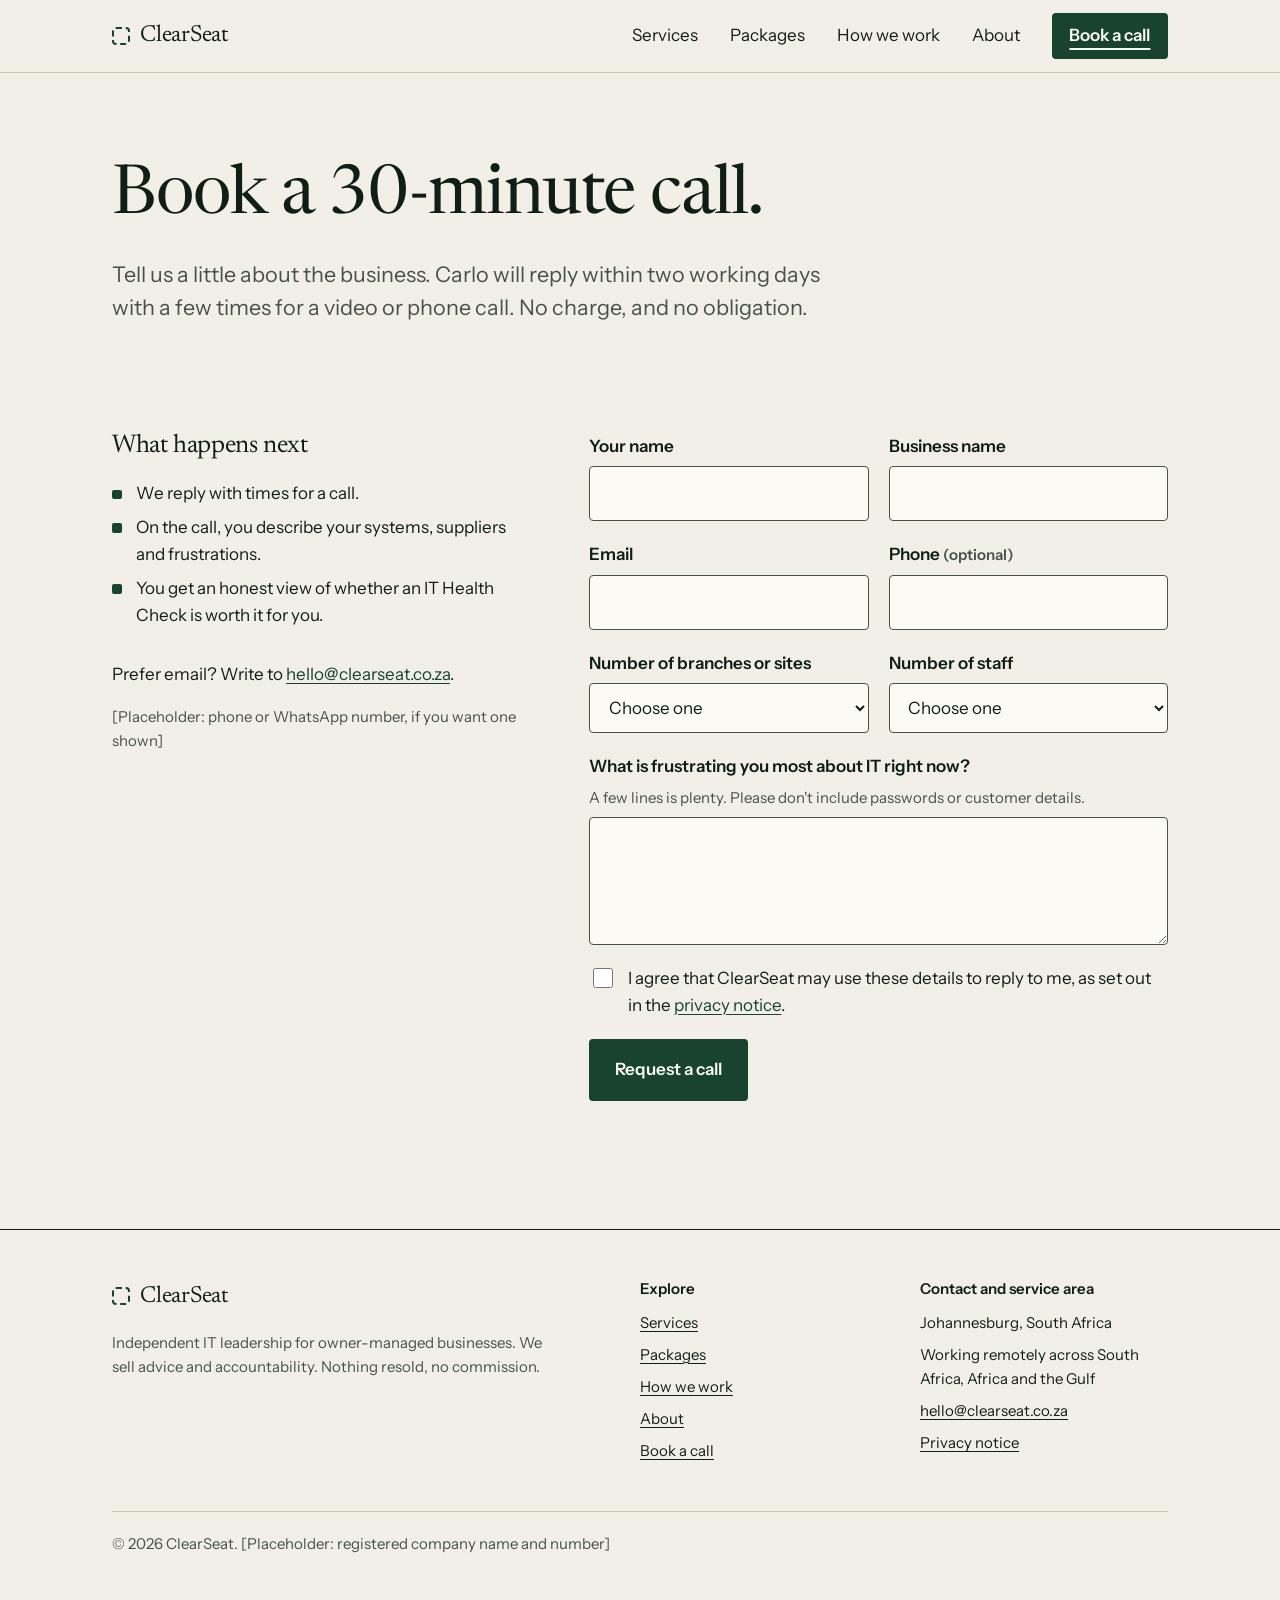
<file: contact.html>
<!doctype html>
<html lang="en-ZA" class="no-js">
<head>
<meta charset="utf-8">
<meta name="viewport" content="width=device-width, initial-scale=1">
<title>Book a call - ClearSeat</title>
<meta name="description" content="Book a free 30-minute call with Carlo Baptista. Describe your systems and suppliers and get a straight view of where the risk and waste are likely to be.">
<link rel="canonical" href="https://www.clearseat.co.za/contact.html">
<meta name="theme-color" content="#17432f">
<meta property="og:type" content="website">
<meta property="og:site_name" content="ClearSeat">
<meta property="og:title" content="Book a call - ClearSeat">
<meta property="og:description" content="Book a free 30-minute call with Carlo Baptista. Describe your systems and suppliers and get a straight view of where the risk and waste are likely to be.">
<meta property="og:url" content="https://www.clearseat.co.za/contact.html">
<meta property="og:image" content="https://www.clearseat.co.za/og.png">
<meta property="og:image:width" content="1200">
<meta property="og:image:height" content="630">
<meta property="og:image:alt" content="ClearSeat. The IT leader your business doesn't have yet.">
<meta name="twitter:card" content="summary_large_image">
<link rel="icon" href="favicon.svg" type="image/svg+xml">
<link rel="preload" href="fonts/newsreader.woff2" as="font" type="font/woff2" crossorigin>
<link rel="preload" href="fonts/instrument-sans.woff2" as="font" type="font/woff2" crossorigin>
<link rel="stylesheet" href="css/styles.css?v=9917577e56">
<script>document.documentElement.className = "js";</script>
<script type="application/ld+json">
{
  "@context": "https://schema.org",
  "@type": [
    "LocalBusiness",
    "ProfessionalService"
  ],
  "name": "ClearSeat",
  "url": "https://www.clearseat.co.za/",
  "image": "https://www.clearseat.co.za/og.png",
  "description": "Independent, part-time IT leadership for owner-managed businesses with several sites, many suppliers and no IT manager.",
  "slogan": "The IT leader your business doesn't have yet.",
  "email": "hello@clearseat.co.za",
  "priceRange": "From R20,000 a month",
  "address": {
    "@type": "PostalAddress",
    "addressLocality": "Johannesburg",
    "addressRegion": "Gauteng",
    "addressCountry": "ZA"
  },
  "areaServed": [
    "South Africa",
    "Africa",
    "Middle East"
  ],
  "founder": {
    "@type": "Person",
    "name": "Carlo Baptista",
    "jobTitle": "Founder"
  }
}
</script>
</head>
<body>
<a class="skip" href="#main">Skip to content</a>
<header class="site-header">
  <div class="wrap">
    <a class="brand" href="index.html" aria-label="ClearSeat home"><span class="brand-mark" aria-hidden="true"></span>ClearSeat</a>
    <button class="nav-toggle" type="button" aria-expanded="false" aria-controls="site-nav">Menu</button>
    <nav class="site-nav" id="site-nav" aria-label="Main">
      <ul>
        <li><a href="services.html">Services</a></li>
        <li><a href="packages.html">Packages</a></li>
        <li><a href="how-we-work.html">How we work</a></li>
        <li><a href="about.html">About</a></li>
        <li><a class="btn" href="contact.html" aria-current="page">Book a call</a></li>
      </ul>
    </nav>
  </div>
</header>
<main id="main">
<section class="page-hero">
  <div class="wrap">
    <h1>Book a 30-minute call.</h1>
    <p class="lede">Tell us a little about the business. Carlo will reply within two working days with a few times for a video or phone call. No charge, and no obligation.</p>
  </div>
</section>
<section class="section" style="padding-top:0">
  <div class="wrap split">
    <div>
      <h2 style="font-size:1.6rem">What happens next</h2>
      <ol class="ticks" style="margin-top:1.25rem;list-style:none;padding:0">
        <li>We reply with times for a call.</li>
        <li>On the call, you describe your systems, suppliers and frustrations.</li>
        <li>You get an honest view of whether an IT Health Check is worth it for you.</li>
      </ol>
      <p style="margin-top:2rem">Prefer email? Write to <a href="mailto:hello@clearseat.co.za">hello@clearseat.co.za</a>.</p>
      <p class="quiet small">[Placeholder: phone or WhatsApp number, if you want one shown]</p>
    </div>
    <form class="form" name="discovery-call" method="POST" action="thanks.html" data-netlify="true" netlify-honeypot="website-url">
      <input type="hidden" name="form-name" value="discovery-call">
      <p class="hp"><label>Leave this field empty <input name="website-url" tabindex="-1" autocomplete="off"></label></p>
      <div class="field-row">
        <div class="field"><label for="name">Your name</label><input id="name" name="name" type="text" autocomplete="name" required></div>
        <div class="field"><label for="business">Business name</label><input id="business" name="business" type="text" autocomplete="organization" required></div>
      </div>
      <div class="field-row">
        <div class="field"><label for="email">Email</label><input id="email" name="email" type="email" autocomplete="email" required></div>
        <div class="field"><label for="phone">Phone <span class="hint">(optional)</span></label><input id="phone" name="phone" type="tel" autocomplete="tel"></div>
      </div>
      <div class="field-row">
        <div class="field"><label for="sites">Number of branches or sites</label>
          <select id="sites" name="sites" required>
            <option value="">Choose one</option><option>1</option><option>2 to 5</option><option>6 to 15</option><option>More than 15</option>
          </select></div>
        <div class="field"><label for="staff">Number of staff</label>
          <select id="staff" name="staff" required>
            <option value="">Choose one</option><option>Fewer than 30</option><option>30 to 100</option><option>101 to 300</option><option>More than 300</option>
          </select></div>
      </div>
      <div class="field"><label for="message">What is frustrating you most about IT right now?</label>
        <span class="hint" id="message-hint">A few lines is plenty. Please don't include passwords or customer details.</span>
        <textarea id="message" name="message" aria-describedby="message-hint" required></textarea></div>
      <div class="check"><input id="consent" name="consent" type="checkbox" value="yes" required>
        <label for="consent">I agree that ClearSeat may use these details to reply to me, as set out in the <a href="privacy.html">privacy notice</a>.</label></div>
      <button class="btn" type="submit">Request a call</button>
    </form>
  </div>
</section>
</main>
<footer class="site-footer">
  <div class="wrap">
    <div class="footer-grid">
      <div>
        <a class="brand" href="index.html"><span class="brand-mark" aria-hidden="true"></span>ClearSeat</a>
        <p style="margin-top:1rem">Independent IT leadership for owner-managed businesses. We sell advice and accountability. Nothing resold, no commission.</p>
      </div>
      <nav aria-label="Footer">
        <h2 class="footer-label">Explore</h2>
        <ul>
          <li><a href="services.html">Services</a></li>
          <li><a href="packages.html">Packages</a></li>
          <li><a href="how-we-work.html">How we work</a></li>
          <li><a href="about.html">About</a></li>
          <li><a href="contact.html">Book a call</a></li>
        </ul>
      </nav>
      <div>
        <h2 class="footer-label">Contact and service area</h2>
        <ul>
          <li>Johannesburg, South Africa</li>
          <li>Working remotely across South Africa, Africa and the Gulf</li>
          <li><a href="mailto:hello@clearseat.co.za">hello@clearseat.co.za</a></li>
          <li><a href="privacy.html">Privacy notice</a></li>
        </ul>
      </div>
    </div>
    <p class="footer-base">&copy; 2026 ClearSeat. [Placeholder: registered company name and number]</p>
  </div>
</footer>
<script src="js/main.js?v=9917577e56" defer></script>
</body>
</html>
</file>
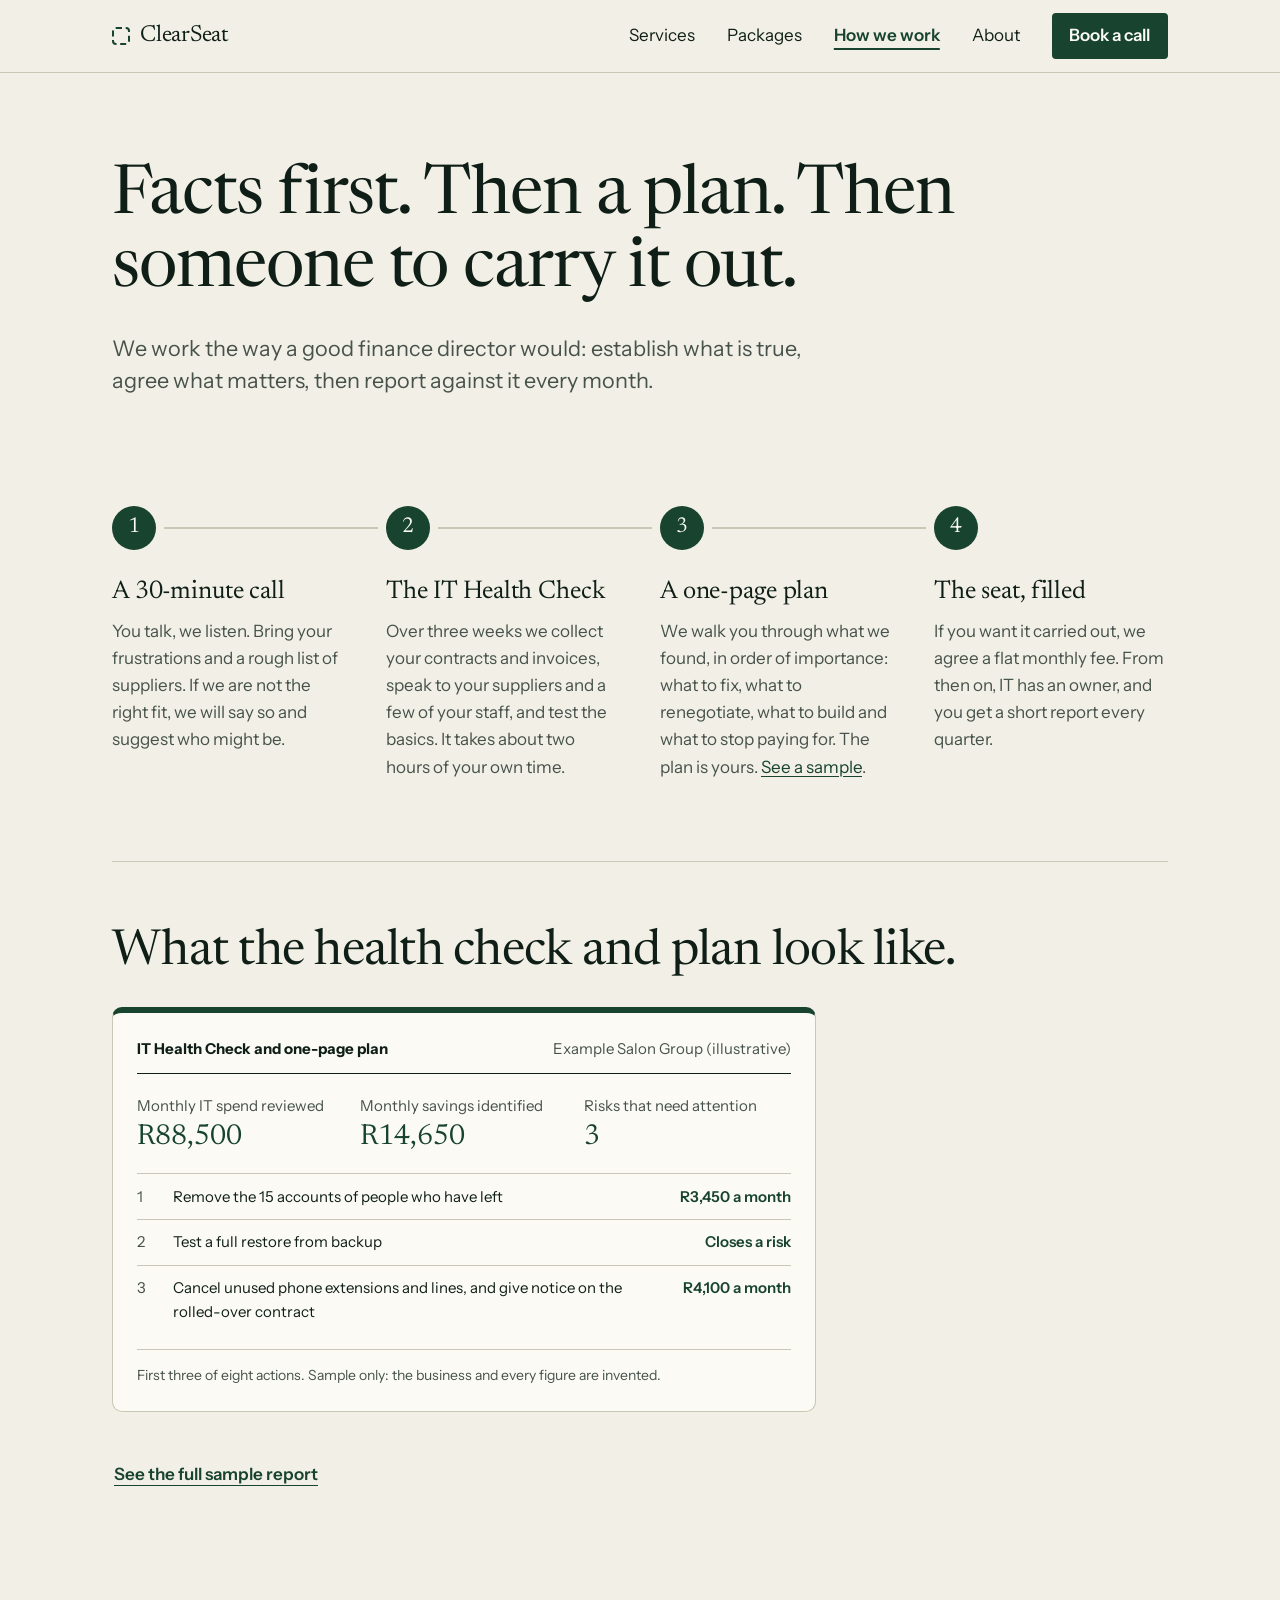
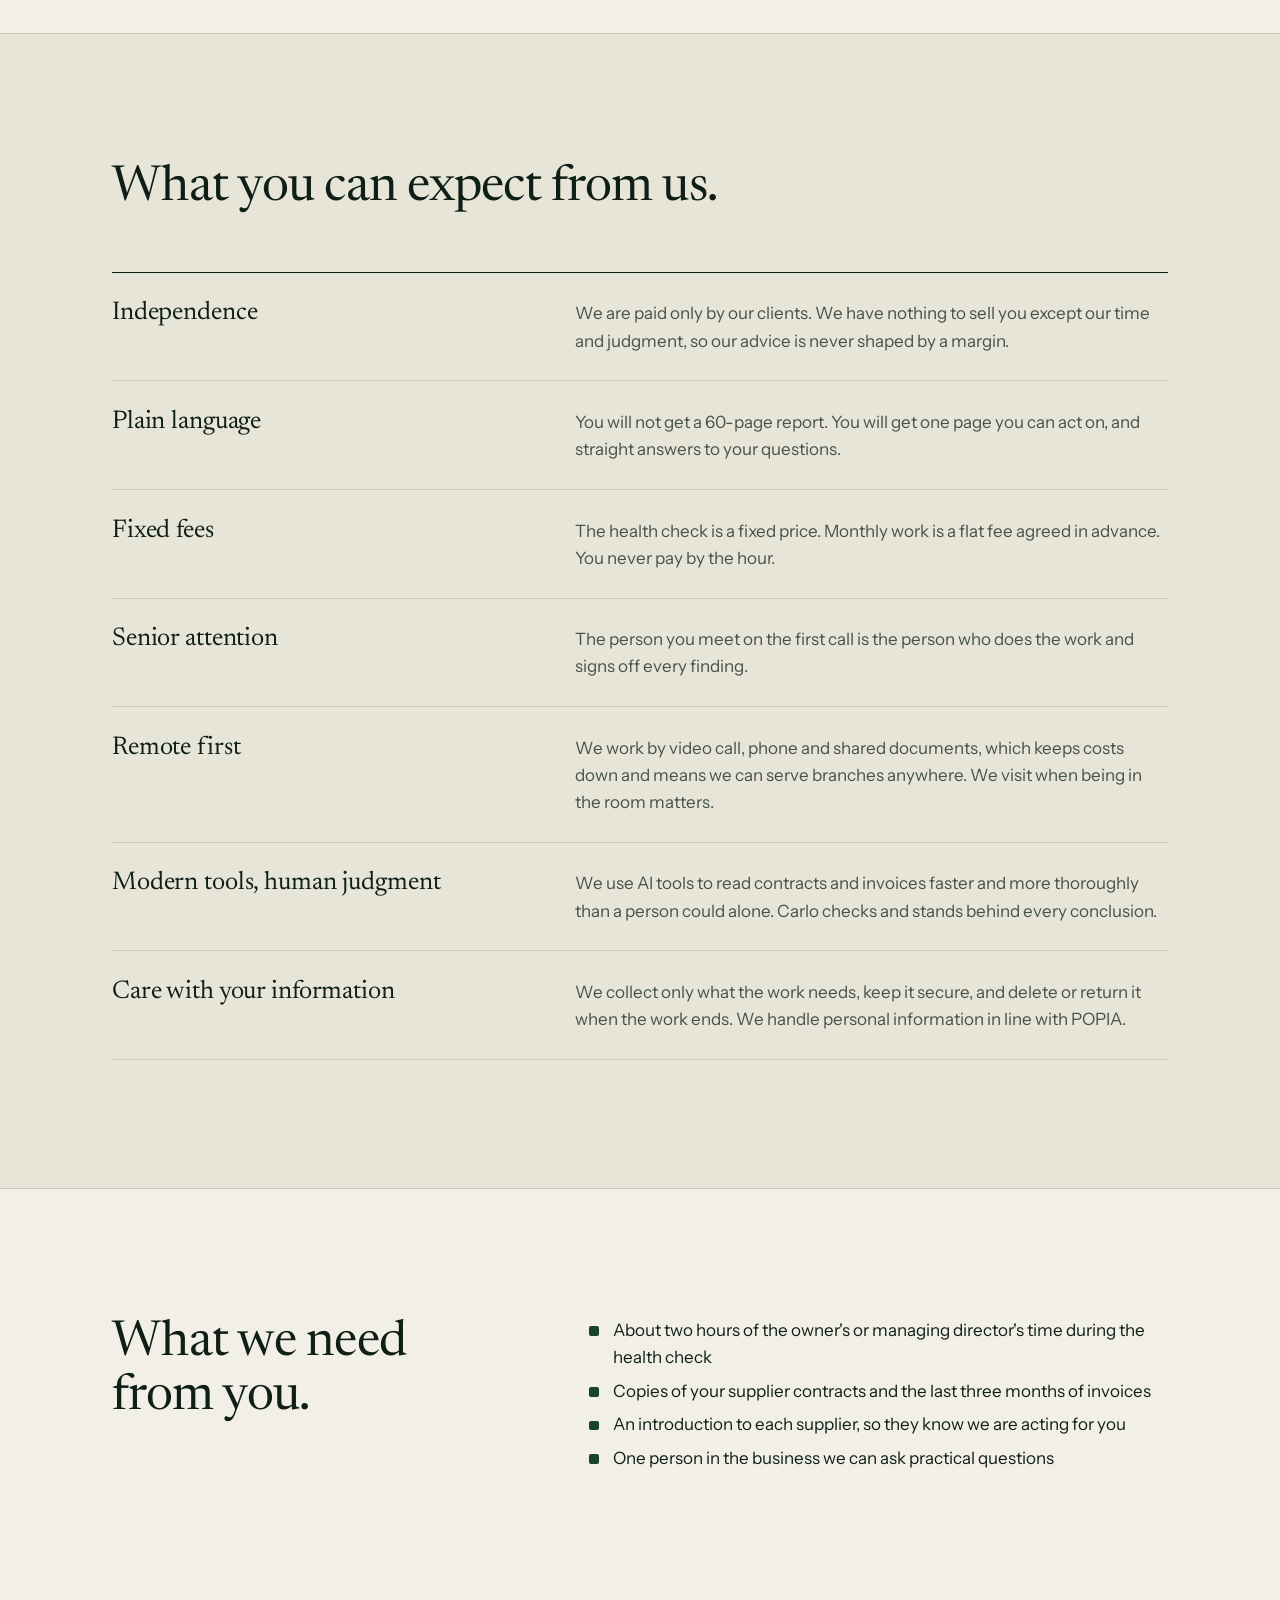
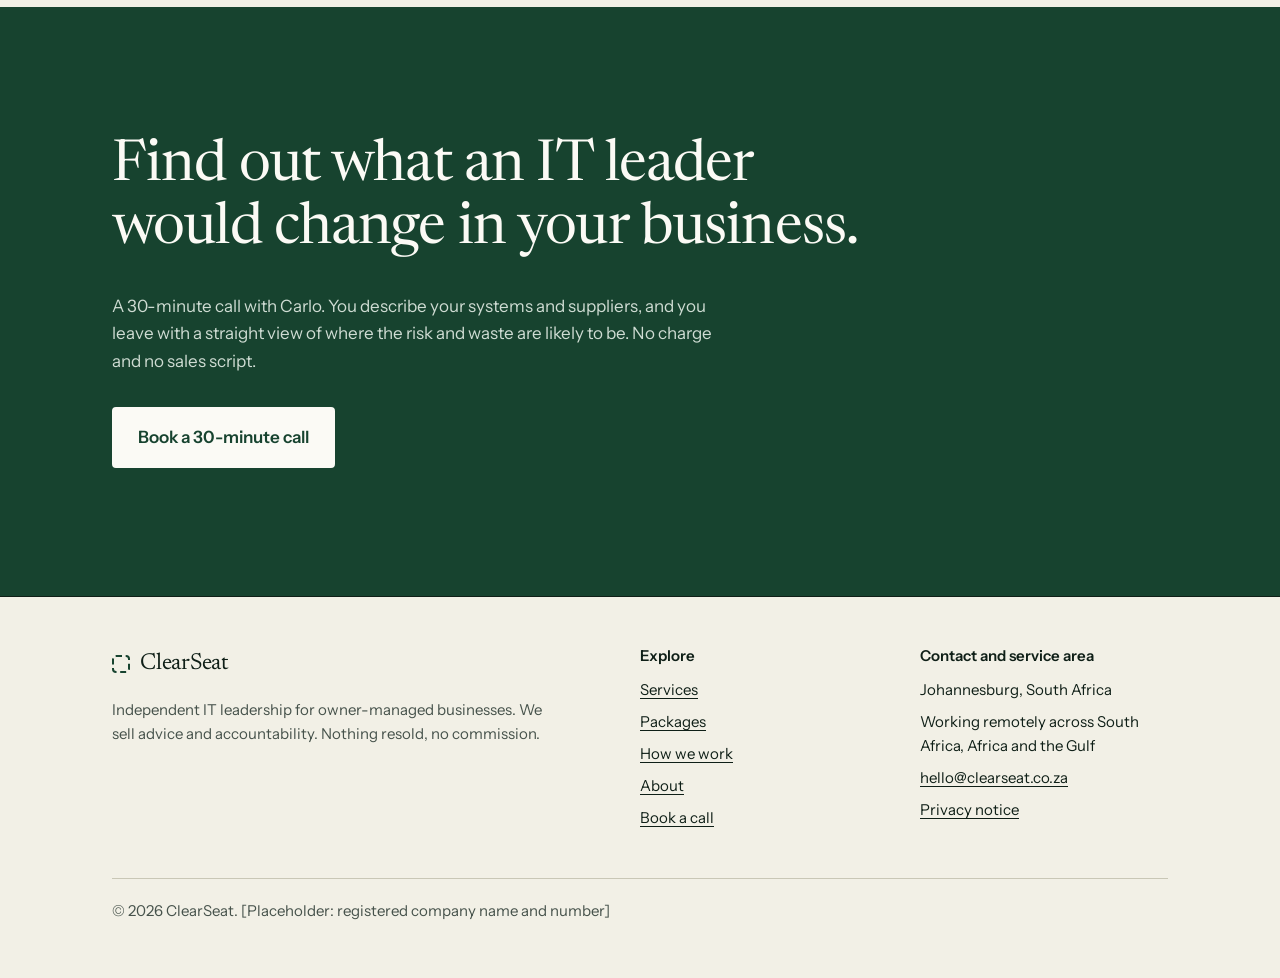
<file: how-we-work.html>
<!doctype html>
<html lang="en-ZA" class="no-js">
<head>
<meta charset="utf-8">
<meta name="viewport" content="width=device-width, initial-scale=1">
<title>How we work - ClearSeat</title>
<meta name="description" content="A 30-minute call, a three-week IT Health Check, a one-page plan, then a part-time IT leader if you want one. Remote-first, fixed fee, independent.">
<link rel="canonical" href="https://www.clearseat.co.za/how-we-work.html">
<meta name="theme-color" content="#17432f">
<meta property="og:type" content="website">
<meta property="og:site_name" content="ClearSeat">
<meta property="og:title" content="How we work - ClearSeat">
<meta property="og:description" content="A 30-minute call, a three-week IT Health Check, a one-page plan, then a part-time IT leader if you want one. Remote-first, fixed fee, independent.">
<meta property="og:url" content="https://www.clearseat.co.za/how-we-work.html">
<meta property="og:image" content="https://www.clearseat.co.za/og.png">
<meta property="og:image:width" content="1200">
<meta property="og:image:height" content="630">
<meta property="og:image:alt" content="ClearSeat. The IT leader your business doesn't have yet.">
<meta name="twitter:card" content="summary_large_image">
<link rel="icon" href="favicon.svg" type="image/svg+xml">
<link rel="preload" href="fonts/newsreader.woff2" as="font" type="font/woff2" crossorigin>
<link rel="preload" href="fonts/instrument-sans.woff2" as="font" type="font/woff2" crossorigin>
<link rel="stylesheet" href="css/styles.css?v=9917577e56">
<script>document.documentElement.className = "js";</script>
</head>
<body>
<a class="skip" href="#main">Skip to content</a>
<header class="site-header">
  <div class="wrap">
    <a class="brand" href="index.html" aria-label="ClearSeat home"><span class="brand-mark" aria-hidden="true"></span>ClearSeat</a>
    <button class="nav-toggle" type="button" aria-expanded="false" aria-controls="site-nav">Menu</button>
    <nav class="site-nav" id="site-nav" aria-label="Main">
      <ul>
        <li><a href="services.html">Services</a></li>
        <li><a href="packages.html">Packages</a></li>
        <li><a href="how-we-work.html" aria-current="page">How we work</a></li>
        <li><a href="about.html">About</a></li>
        <li><a class="btn" href="contact.html">Book a call</a></li>
      </ul>
    </nav>
  </div>
</header>
<main id="main">
<section class="page-hero">
  <div class="wrap">
    <h1>Facts first. Then a plan. Then someone to carry it out.</h1>
    <p class="lede">We work the way a good finance director would: establish what is true, agree what matters, then report against it every month.</p>
  </div>
</section>
<section class="section" style="padding-top:0">
  <div class="wrap">
    <ol class="steps">
      <li><h3>A 30-minute call</h3><p>You talk, we listen. Bring your frustrations and a rough list of suppliers. If we are not the right fit, we will say so and suggest who might be.</p></li>
      <li><h3>The IT Health Check</h3><p>Over three weeks we collect your contracts and invoices, speak to your suppliers and a few of your staff, and test the basics. It takes about two hours of your own time.</p></li>
      <li><h3>A one-page plan</h3><p>We walk you through what we found, in order of importance: what to fix, what to renegotiate, what to build and what to stop paying for. The plan is yours. <a href="sample.html">See a sample</a>.</p></li>
      <li><h3>The seat, filled</h3><p>If you want it carried out, we agree a flat monthly fee. From then on, IT has an owner, and you get a short report every quarter.</p></li>
    </ol>
    <div class="preview-wrap">
      <h2>What the health check and plan look like.</h2>
      <figure class="preview">
        <div class="preview-head"><strong>IT Health Check and one-page plan</strong><span>Example Salon Group (illustrative)</span></div>
        <dl class="figures">
          <div><dt>Monthly IT spend reviewed</dt><dd>R88,500</dd></div>
          <div><dt>Monthly savings identified</dt><dd>R14,650</dd></div>
          <div><dt>Risks that need attention</dt><dd>3</dd></div>
        </dl>
        <ol class="preview-rows">
          <li><span>Remove the 15 accounts of people who have left</span><span>R3,450 a month</span></li>
          <li><span>Test a full restore from backup</span><span>Closes a risk</span></li>
          <li><span>Cancel unused phone extensions and lines, and give notice on the rolled-over contract</span><span>R4,100 a month</span></li>
        </ol>
        <figcaption class="preview-foot">First three of eight actions. Sample only: the business and every figure are invented.</figcaption>
      </figure>
      <div class="actions"><a class="btn btn-plain" href="sample.html">See the full sample report</a></div>
    </div>
  </div>
</section>
<section class="section section-deep">
  <div class="wrap">
    <div class="section-head"><h2>What you can expect from us.</h2></div>
    <ul class="ledger">
      <li><h3>Independence</h3><p>We are paid only by our clients. We have nothing to sell you except our time and judgment, so our advice is never shaped by a margin.</p></li>
      <li><h3>Plain language</h3><p>You will not get a 60-page report. You will get one page you can act on, and straight answers to your questions.</p></li>
      <li><h3>Fixed fees</h3><p>The health check is a fixed price. Monthly work is a flat fee agreed in advance. You never pay by the hour.</p></li>
      <li><h3>Senior attention</h3><p>The person you meet on the first call is the person who does the work and signs off every finding.</p></li>
      <li><h3>Remote first</h3><p>We work by video call, phone and shared documents, which keeps costs down and means we can serve branches anywhere. We visit when being in the room matters.</p></li>
      <li><h3>Modern tools, human judgment</h3><p>We use AI tools to read contracts and invoices faster and more thoroughly than a person could alone. Carlo checks and stands behind every conclusion.</p></li>
      <li><h3>Care with your information</h3><p>We collect only what the work needs, keep it secure, and delete or return it when the work ends. We handle personal information in line with POPIA.</p></li>
    </ul>
  </div>
</section>
<section class="section">
  <div class="wrap split">
    <div><h2>What we need from you.</h2></div>
    <div>
      <ul class="ticks">
        <li>About two hours of the owner's or managing director's time during the health check</li>
        <li>Copies of your supplier contracts and the last three months of invoices</li>
        <li>An introduction to each supplier, so they know we are acting for you</li>
        <li>One person in the business we can ask practical questions</li>
      </ul>
    </div>
  </div>
</section>
<section class="section section-green">
  <div class="wrap">
    <h2 class="statement">Find out what an IT leader would change in your business.</h2>
    <p class="statement-foot quiet">A 30-minute call with Carlo. You describe your systems and suppliers, and you leave with a straight view of where the risk and waste are likely to be. No charge and no sales script.</p>
    <div class="actions"><a class="btn" style="background:#fbfaf5;color:#17432f;border-color:#fbfaf5" href="contact.html">Book a 30-minute call</a></div>
  </div>
</section>

</main>
<footer class="site-footer">
  <div class="wrap">
    <div class="footer-grid">
      <div>
        <a class="brand" href="index.html"><span class="brand-mark" aria-hidden="true"></span>ClearSeat</a>
        <p style="margin-top:1rem">Independent IT leadership for owner-managed businesses. We sell advice and accountability. Nothing resold, no commission.</p>
      </div>
      <nav aria-label="Footer">
        <h2 class="footer-label">Explore</h2>
        <ul>
          <li><a href="services.html">Services</a></li>
          <li><a href="packages.html">Packages</a></li>
          <li><a href="how-we-work.html">How we work</a></li>
          <li><a href="about.html">About</a></li>
          <li><a href="contact.html">Book a call</a></li>
        </ul>
      </nav>
      <div>
        <h2 class="footer-label">Contact and service area</h2>
        <ul>
          <li>Johannesburg, South Africa</li>
          <li>Working remotely across South Africa, Africa and the Gulf</li>
          <li><a href="mailto:hello@clearseat.co.za">hello@clearseat.co.za</a></li>
          <li><a href="privacy.html">Privacy notice</a></li>
        </ul>
      </div>
    </div>
    <p class="footer-base">&copy; 2026 ClearSeat. [Placeholder: registered company name and number]</p>
  </div>
</footer>
<script src="js/main.js?v=9917577e56" defer></script>
</body>
</html>
</file>
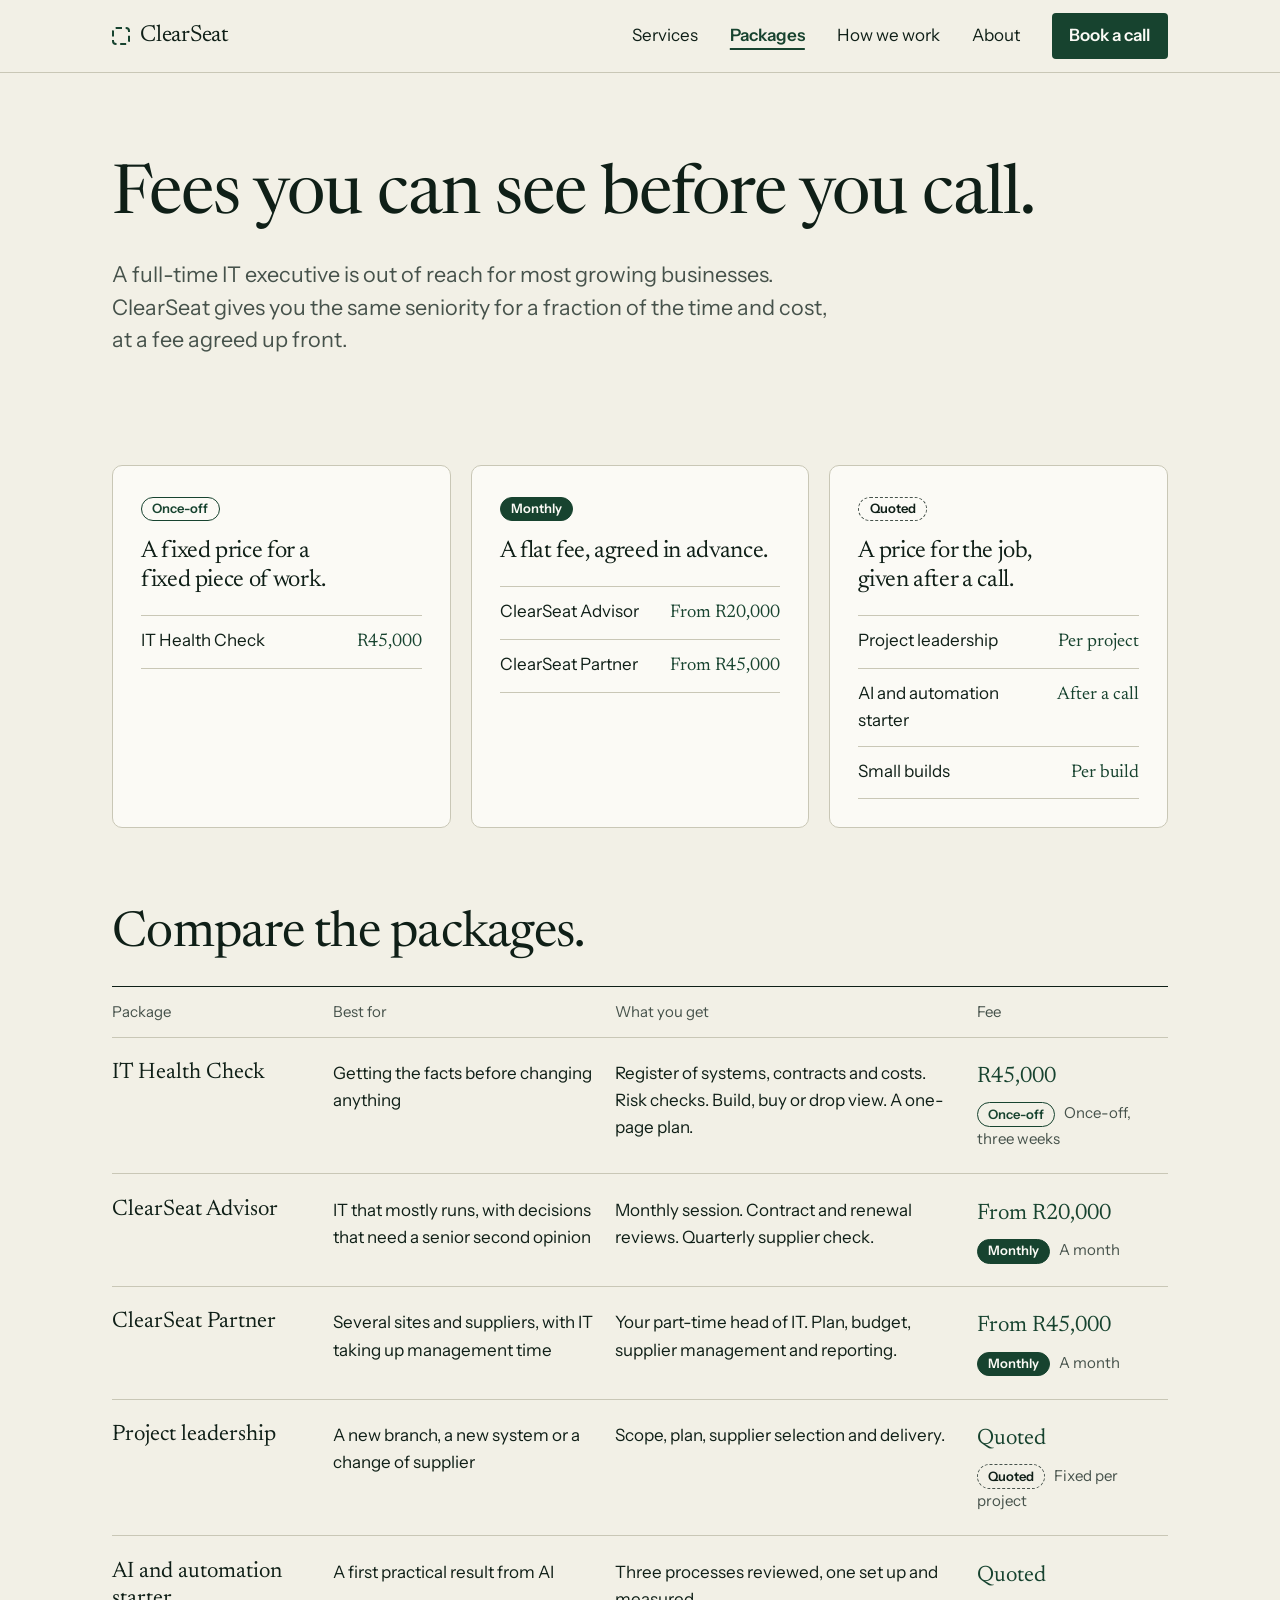
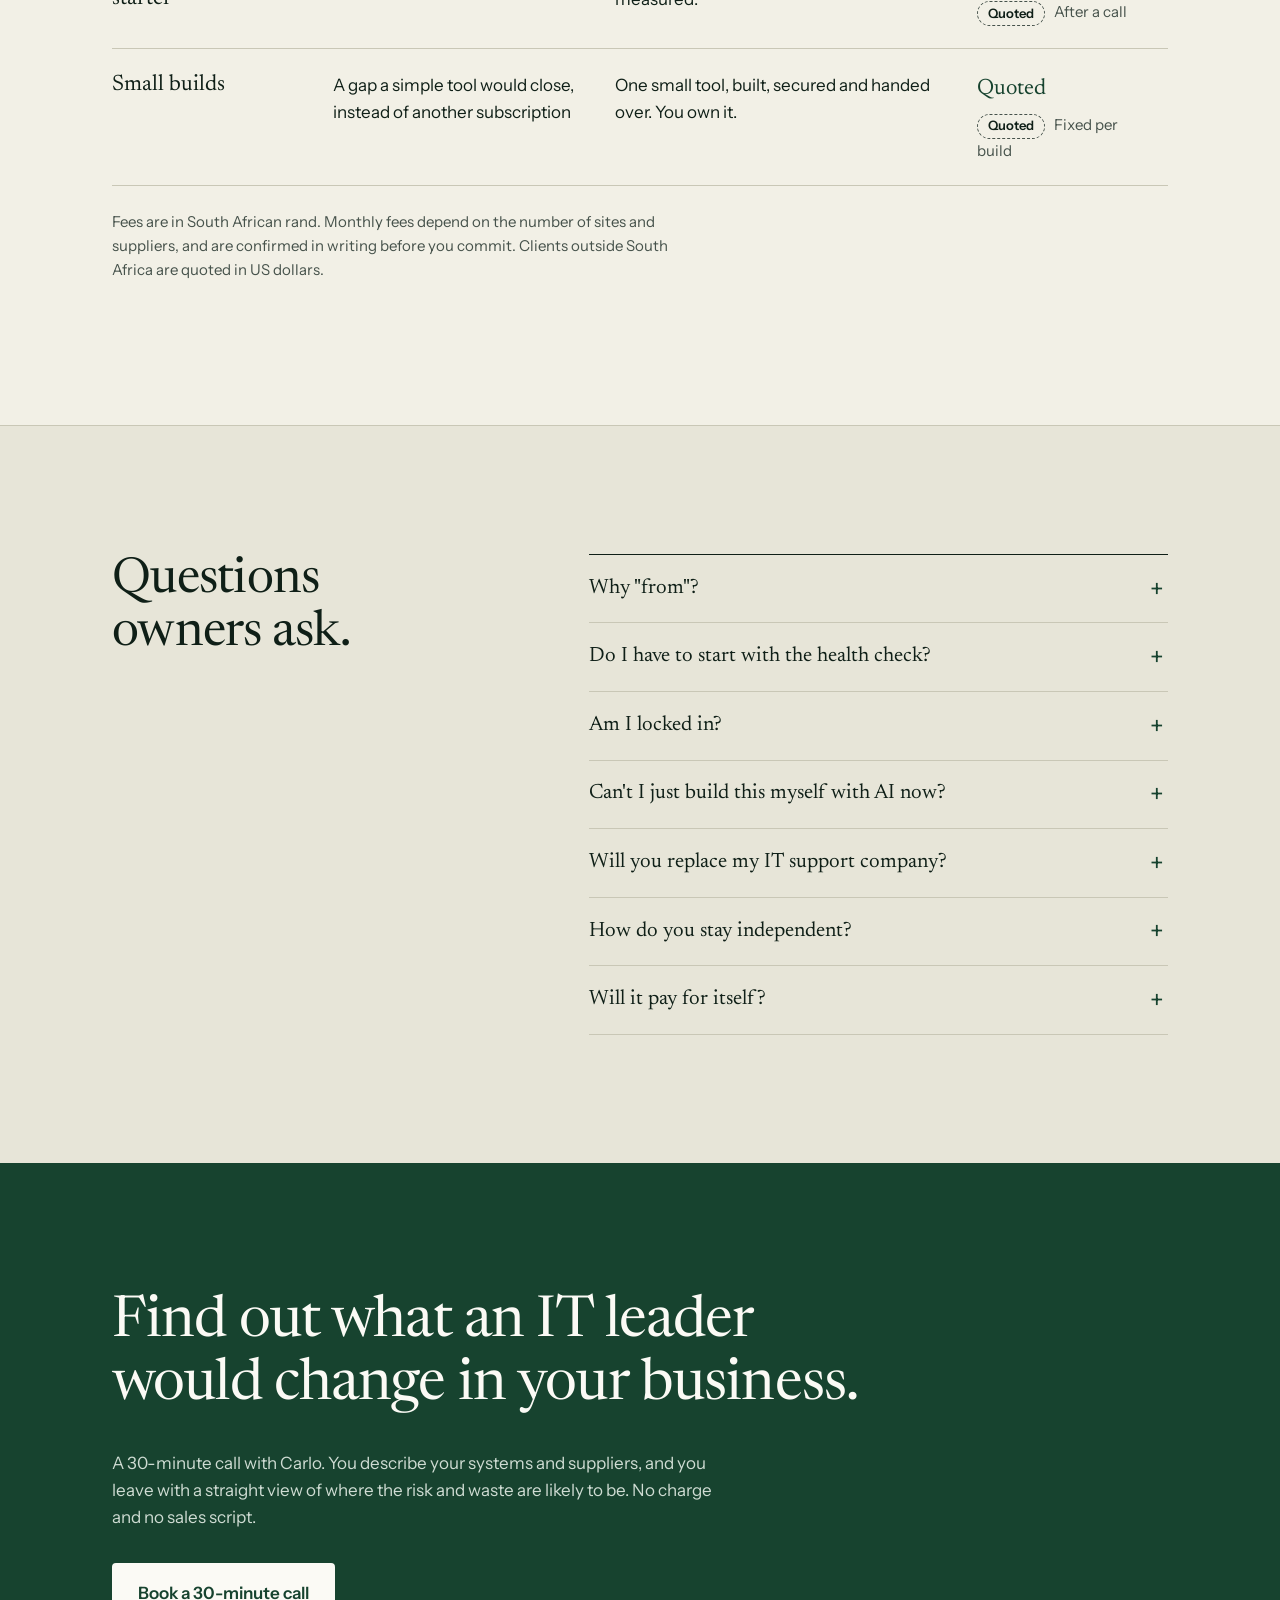
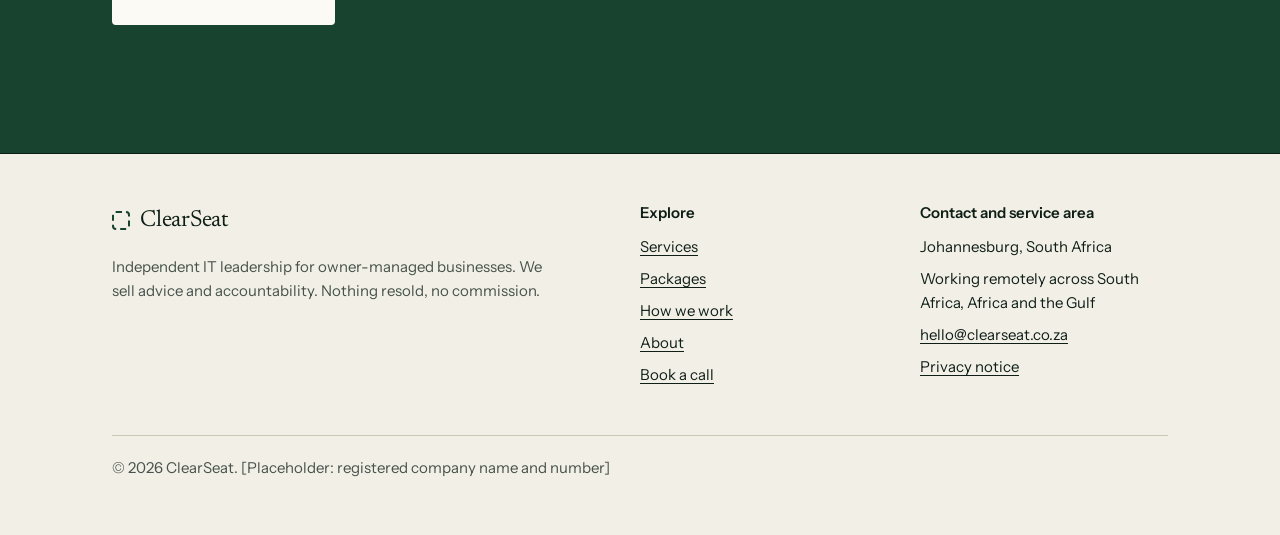
<file: packages.html>
<!doctype html>
<html lang="en-ZA" class="no-js">
<head>
<meta charset="utf-8">
<meta name="viewport" content="width=device-width, initial-scale=1">
<title>Packages and fees - ClearSeat</title>
<meta name="description" content="Published fixed fees for the IT Health Check and for part-time IT leadership. Health check R45,000. Monthly packages from R20,000.">
<link rel="canonical" href="https://www.clearseat.co.za/packages.html">
<meta name="theme-color" content="#17432f">
<meta property="og:type" content="website">
<meta property="og:site_name" content="ClearSeat">
<meta property="og:title" content="Packages and fees - ClearSeat">
<meta property="og:description" content="Published fixed fees for the IT Health Check and for part-time IT leadership. Health check R45,000. Monthly packages from R20,000.">
<meta property="og:url" content="https://www.clearseat.co.za/packages.html">
<meta property="og:image" content="https://www.clearseat.co.za/og.png">
<meta property="og:image:width" content="1200">
<meta property="og:image:height" content="630">
<meta property="og:image:alt" content="ClearSeat. The IT leader your business doesn't have yet.">
<meta name="twitter:card" content="summary_large_image">
<link rel="icon" href="favicon.svg" type="image/svg+xml">
<link rel="preload" href="fonts/newsreader.woff2" as="font" type="font/woff2" crossorigin>
<link rel="preload" href="fonts/instrument-sans.woff2" as="font" type="font/woff2" crossorigin>
<link rel="stylesheet" href="css/styles.css?v=9917577e56">
<script>document.documentElement.className = "js";</script>
</head>
<body>
<a class="skip" href="#main">Skip to content</a>
<header class="site-header">
  <div class="wrap">
    <a class="brand" href="index.html" aria-label="ClearSeat home"><span class="brand-mark" aria-hidden="true"></span>ClearSeat</a>
    <button class="nav-toggle" type="button" aria-expanded="false" aria-controls="site-nav">Menu</button>
    <nav class="site-nav" id="site-nav" aria-label="Main">
      <ul>
        <li><a href="services.html">Services</a></li>
        <li><a href="packages.html" aria-current="page">Packages</a></li>
        <li><a href="how-we-work.html">How we work</a></li>
        <li><a href="about.html">About</a></li>
        <li><a class="btn" href="contact.html">Book a call</a></li>
      </ul>
    </nav>
  </div>
</header>
<main id="main">
<section class="page-hero">
  <div class="wrap">
    <h1>Fees you can see before you call.</h1>
    <p class="lede">A full-time IT executive is out of reach for most growing businesses. ClearSeat gives you the same seniority for a fraction of the time and cost, at a fee agreed up front.</p>
  </div>
</section>
<section class="section" style="padding-top:0">
  <div class="wrap">
    <div class="feetypes">
      <div class="feetype"><span class="fee-tag fee-once">Once-off</span><h2>A fixed price for a fixed piece of work.</h2>
        <ul><li><span>IT Health Check</span><span>R45,000</span></li></ul></div>
      <div class="feetype"><span class="fee-tag fee-monthly">Monthly</span><h2>A flat fee, agreed in advance.</h2>
        <ul><li><span>ClearSeat Advisor</span><span>From R20,000</span></li><li><span>ClearSeat Partner</span><span>From R45,000</span></li></ul></div>
      <div class="feetype"><span class="fee-tag fee-quoted">Quoted</span><h2>A price for the job, given after a call.</h2>
        <ul><li><span>Project leadership</span><span>Per project</span></li><li><span>AI and automation starter</span><span>After a call</span></li><li><span>Small builds</span><span>Per build</span></li></ul></div>
    </div>
    <h2 style="margin-bottom:1.5rem">Compare the packages.</h2>
    <table class="prices prices-full">
      <thead><tr><th scope="col">Package</th><th scope="col">Best for</th><th scope="col">What you get</th><th scope="col">Fee</th></tr></thead>
      <tbody>
        <tr><th scope="row">IT Health Check</th><td data-label="Best for">Getting the facts before changing anything</td><td data-label="What you get">Register of systems, contracts and costs. Risk checks. Build, buy or drop view. A one-page plan.</td><td data-label="Fee"><span class="amount">R45,000</span><small><span class="fee-tag fee-once">Once-off</span> Once-off, three weeks</small></td></tr>
        <tr><th scope="row">ClearSeat Advisor</th><td data-label="Best for">IT that mostly runs, with decisions that need a senior second opinion</td><td data-label="What you get">Monthly session. Contract and renewal reviews. Quarterly supplier check.</td><td data-label="Fee"><span class="amount">From R20,000</span><small><span class="fee-tag fee-monthly">Monthly</span> A month</small></td></tr>
        <tr><th scope="row">ClearSeat Partner</th><td data-label="Best for">Several sites and suppliers, with IT taking up management time</td><td data-label="What you get">Your part-time head of IT. Plan, budget, supplier management and reporting.</td><td data-label="Fee"><span class="amount">From R45,000</span><small><span class="fee-tag fee-monthly">Monthly</span> A month</small></td></tr>
        <tr><th scope="row">Project leadership</th><td data-label="Best for">A new branch, a new system or a change of supplier</td><td data-label="What you get">Scope, plan, supplier selection and delivery.</td><td data-label="Fee"><span class="amount">Quoted</span><small><span class="fee-tag fee-quoted">Quoted</span> Fixed per project</small></td></tr>
        <tr><th scope="row">AI and automation starter</th><td data-label="Best for">A first practical result from AI</td><td data-label="What you get">Three processes reviewed, one set up and measured.</td><td data-label="Fee"><span class="amount">Quoted</span><small><span class="fee-tag fee-quoted">Quoted</span> After a call</small></td></tr>
        <tr><th scope="row">Small builds</th><td data-label="Best for">A gap a simple tool would close, instead of another subscription</td><td data-label="What you get">One small tool, built, secured and handed over. You own it.</td><td data-label="Fee"><span class="amount">Quoted</span><small><span class="fee-tag fee-quoted">Quoted</span> Fixed per build</small></td></tr>
      </tbody>
    </table>
    <p class="small quiet" style="margin-top:1.5rem">Fees are in South African rand. Monthly fees depend on the number of sites and suppliers, and are confirmed in writing before you commit. Clients outside South Africa are quoted in US dollars.</p>
  </div>
</section>
<section class="section section-deep">
  <div class="wrap split">
    <div><h2>Questions owners ask.</h2></div>
    <div class="faq">
      <details><summary>Why "from"?</summary><p>A three-branch business with four suppliers needs less of our time than a twelve-branch group with ten. After the health check we know exactly what is involved and give you one fixed monthly figure.</p></details>
      <details><summary>Do I have to start with the health check?</summary><p>Almost always, yes. Without it we would be advising on guesswork, and you would be paying a monthly fee before either of us knew what needed doing.</p></details>
      <details><summary>Am I locked in?</summary><p>No. [Placeholder: confirm terms. Suggested wording: monthly packages run month to month, with 30 days' notice on either side.]</p></details>
      <details><summary>Can't I just build this myself with AI now?</summary><p>Often, yes, and we will tell you when. Building software has become cheap. Owning it has not: someone still has to keep it secure, backed up and working when things change. We help you decide what is worth building, what to keep buying and what to drop, and we build the small things properly when you want us to.</p></details>
      <details><summary>Will you replace my IT support company?</summary><p>Not unless they are failing you. Most of the time the right answer is the same supplier, managed properly and held to a clear agreement.</p></details>
      <details><summary>How do you stay independent?</summary><p>We are paid only by you. We sell no products, resell no services and accept no commission or referral fees. If we recommend a supplier, it is because they fit, and you choose from more than one quote.</p></details>
      <details><summary>Will it pay for itself?</summary><p>That is the aim. We start with your contracts and invoices because that is where money hides: unused licences, lines nobody needs, renewals that quietly went up. We set what we find against our fee in the report, so you can judge for yourself. We can't promise a figure before we have seen your contracts, and we won't pretend otherwise.</p></details>
    </div>
  </div>
</section>
<section class="section section-green">
  <div class="wrap">
    <h2 class="statement">Find out what an IT leader would change in your business.</h2>
    <p class="statement-foot quiet">A 30-minute call with Carlo. You describe your systems and suppliers, and you leave with a straight view of where the risk and waste are likely to be. No charge and no sales script.</p>
    <div class="actions"><a class="btn" style="background:#fbfaf5;color:#17432f;border-color:#fbfaf5" href="contact.html">Book a 30-minute call</a></div>
  </div>
</section>

</main>
<footer class="site-footer">
  <div class="wrap">
    <div class="footer-grid">
      <div>
        <a class="brand" href="index.html"><span class="brand-mark" aria-hidden="true"></span>ClearSeat</a>
        <p style="margin-top:1rem">Independent IT leadership for owner-managed businesses. We sell advice and accountability. Nothing resold, no commission.</p>
      </div>
      <nav aria-label="Footer">
        <h2 class="footer-label">Explore</h2>
        <ul>
          <li><a href="services.html">Services</a></li>
          <li><a href="packages.html">Packages</a></li>
          <li><a href="how-we-work.html">How we work</a></li>
          <li><a href="about.html">About</a></li>
          <li><a href="contact.html">Book a call</a></li>
        </ul>
      </nav>
      <div>
        <h2 class="footer-label">Contact and service area</h2>
        <ul>
          <li>Johannesburg, South Africa</li>
          <li>Working remotely across South Africa, Africa and the Gulf</li>
          <li><a href="mailto:hello@clearseat.co.za">hello@clearseat.co.za</a></li>
          <li><a href="privacy.html">Privacy notice</a></li>
        </ul>
      </div>
    </div>
    <p class="footer-base">&copy; 2026 ClearSeat. [Placeholder: registered company name and number]</p>
  </div>
</footer>
<script src="js/main.js?v=9917577e56" defer></script>
</body>
</html>
</file>
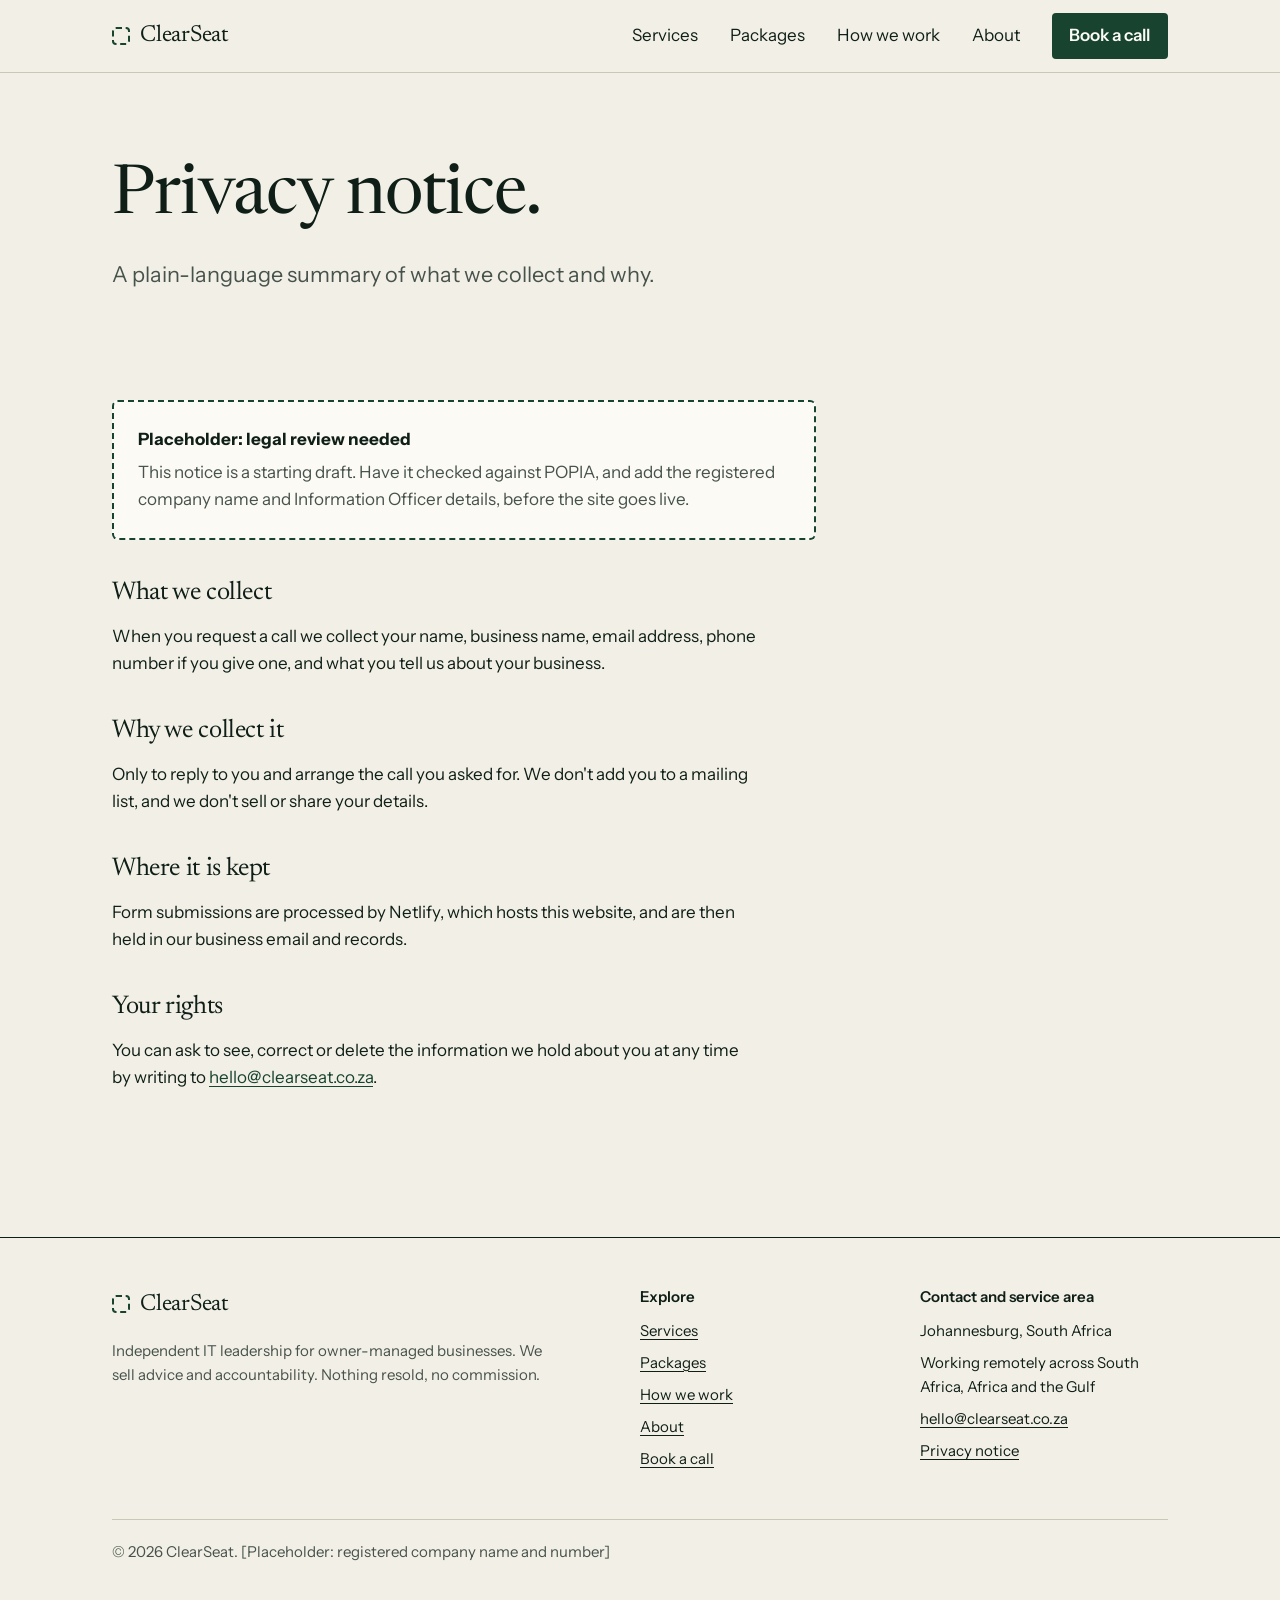
<file: privacy.html>
<!doctype html>
<html lang="en-ZA" class="no-js">
<head>
<meta charset="utf-8">
<meta name="viewport" content="width=device-width, initial-scale=1">
<title>Privacy notice - ClearSeat</title>
<meta name="description" content="How ClearSeat collects, uses and protects personal information.">
<link rel="canonical" href="https://www.clearseat.co.za/privacy.html">
<meta name="theme-color" content="#17432f">
<meta property="og:type" content="website">
<meta property="og:site_name" content="ClearSeat">
<meta property="og:title" content="Privacy notice - ClearSeat">
<meta property="og:description" content="How ClearSeat collects, uses and protects personal information.">
<meta property="og:url" content="https://www.clearseat.co.za/privacy.html">
<meta property="og:image" content="https://www.clearseat.co.za/og.png">
<meta property="og:image:width" content="1200">
<meta property="og:image:height" content="630">
<meta property="og:image:alt" content="ClearSeat. The IT leader your business doesn't have yet.">
<meta name="twitter:card" content="summary_large_image">
<link rel="icon" href="favicon.svg" type="image/svg+xml">
<link rel="preload" href="fonts/newsreader.woff2" as="font" type="font/woff2" crossorigin>
<link rel="preload" href="fonts/instrument-sans.woff2" as="font" type="font/woff2" crossorigin>
<link rel="stylesheet" href="css/styles.css?v=9917577e56">
<script>document.documentElement.className = "js";</script>
</head>
<body>
<a class="skip" href="#main">Skip to content</a>
<header class="site-header">
  <div class="wrap">
    <a class="brand" href="index.html" aria-label="ClearSeat home"><span class="brand-mark" aria-hidden="true"></span>ClearSeat</a>
    <button class="nav-toggle" type="button" aria-expanded="false" aria-controls="site-nav">Menu</button>
    <nav class="site-nav" id="site-nav" aria-label="Main">
      <ul>
        <li><a href="services.html">Services</a></li>
        <li><a href="packages.html">Packages</a></li>
        <li><a href="how-we-work.html">How we work</a></li>
        <li><a href="about.html">About</a></li>
        <li><a class="btn" href="contact.html">Book a call</a></li>
      </ul>
    </nav>
  </div>
</header>
<main id="main">
<section class="page-hero">
  <div class="wrap">
    <h1>Privacy notice.</h1>
    <p class="lede">A plain-language summary of what we collect and why.</p>
  </div>
</section>
<section class="section" style="padding-top:0">
  <div class="wrap">
    <div class="placeholder" style="max-width:44rem;margin-bottom:2.5rem"><strong>Placeholder: legal review needed</strong><p>This notice is a starting draft. Have it checked against POPIA, and add the registered company name and Information Officer details, before the site goes live.</p></div>
    <h2 style="font-size:1.6rem">What we collect</h2>
    <p style="margin-top:1rem">When you request a call we collect your name, business name, email address, phone number if you give one, and what you tell us about your business.</p>
    <h2 style="font-size:1.6rem;margin-top:2.5rem">Why we collect it</h2>
    <p style="margin-top:1rem">Only to reply to you and arrange the call you asked for. We don't add you to a mailing list, and we don't sell or share your details.</p>
    <h2 style="font-size:1.6rem;margin-top:2.5rem">Where it is kept</h2>
    <p style="margin-top:1rem">Form submissions are processed by Netlify, which hosts this website, and are then held in our business email and records.</p>
    <h2 style="font-size:1.6rem;margin-top:2.5rem">Your rights</h2>
    <p style="margin-top:1rem">You can ask to see, correct or delete the information we hold about you at any time by writing to <a href="mailto:hello@clearseat.co.za">hello@clearseat.co.za</a>.</p>
  </div>
</section>
</main>
<footer class="site-footer">
  <div class="wrap">
    <div class="footer-grid">
      <div>
        <a class="brand" href="index.html"><span class="brand-mark" aria-hidden="true"></span>ClearSeat</a>
        <p style="margin-top:1rem">Independent IT leadership for owner-managed businesses. We sell advice and accountability. Nothing resold, no commission.</p>
      </div>
      <nav aria-label="Footer">
        <h2 class="footer-label">Explore</h2>
        <ul>
          <li><a href="services.html">Services</a></li>
          <li><a href="packages.html">Packages</a></li>
          <li><a href="how-we-work.html">How we work</a></li>
          <li><a href="about.html">About</a></li>
          <li><a href="contact.html">Book a call</a></li>
        </ul>
      </nav>
      <div>
        <h2 class="footer-label">Contact and service area</h2>
        <ul>
          <li>Johannesburg, South Africa</li>
          <li>Working remotely across South Africa, Africa and the Gulf</li>
          <li><a href="mailto:hello@clearseat.co.za">hello@clearseat.co.za</a></li>
          <li><a href="privacy.html">Privacy notice</a></li>
        </ul>
      </div>
    </div>
    <p class="footer-base">&copy; 2026 ClearSeat. [Placeholder: registered company name and number]</p>
  </div>
</footer>
<script src="js/main.js?v=9917577e56" defer></script>
</body>
</html>
</file>
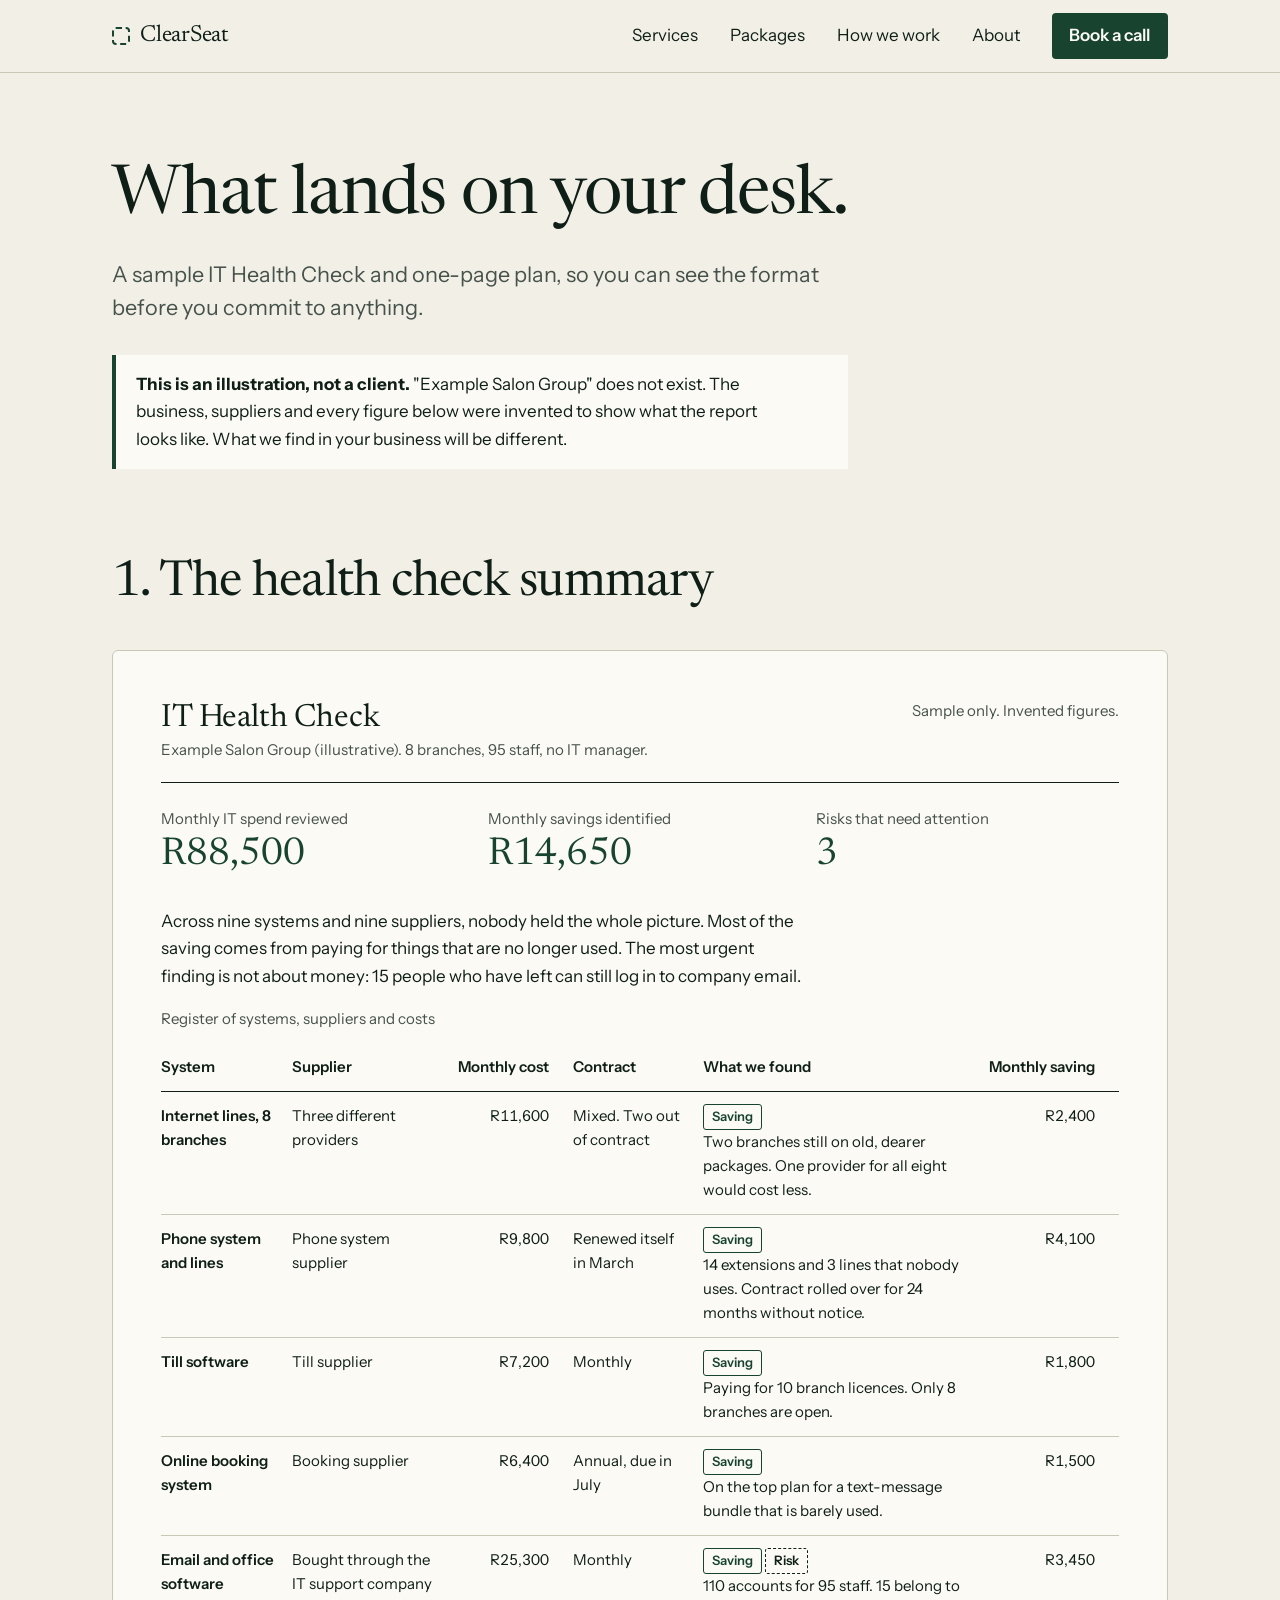
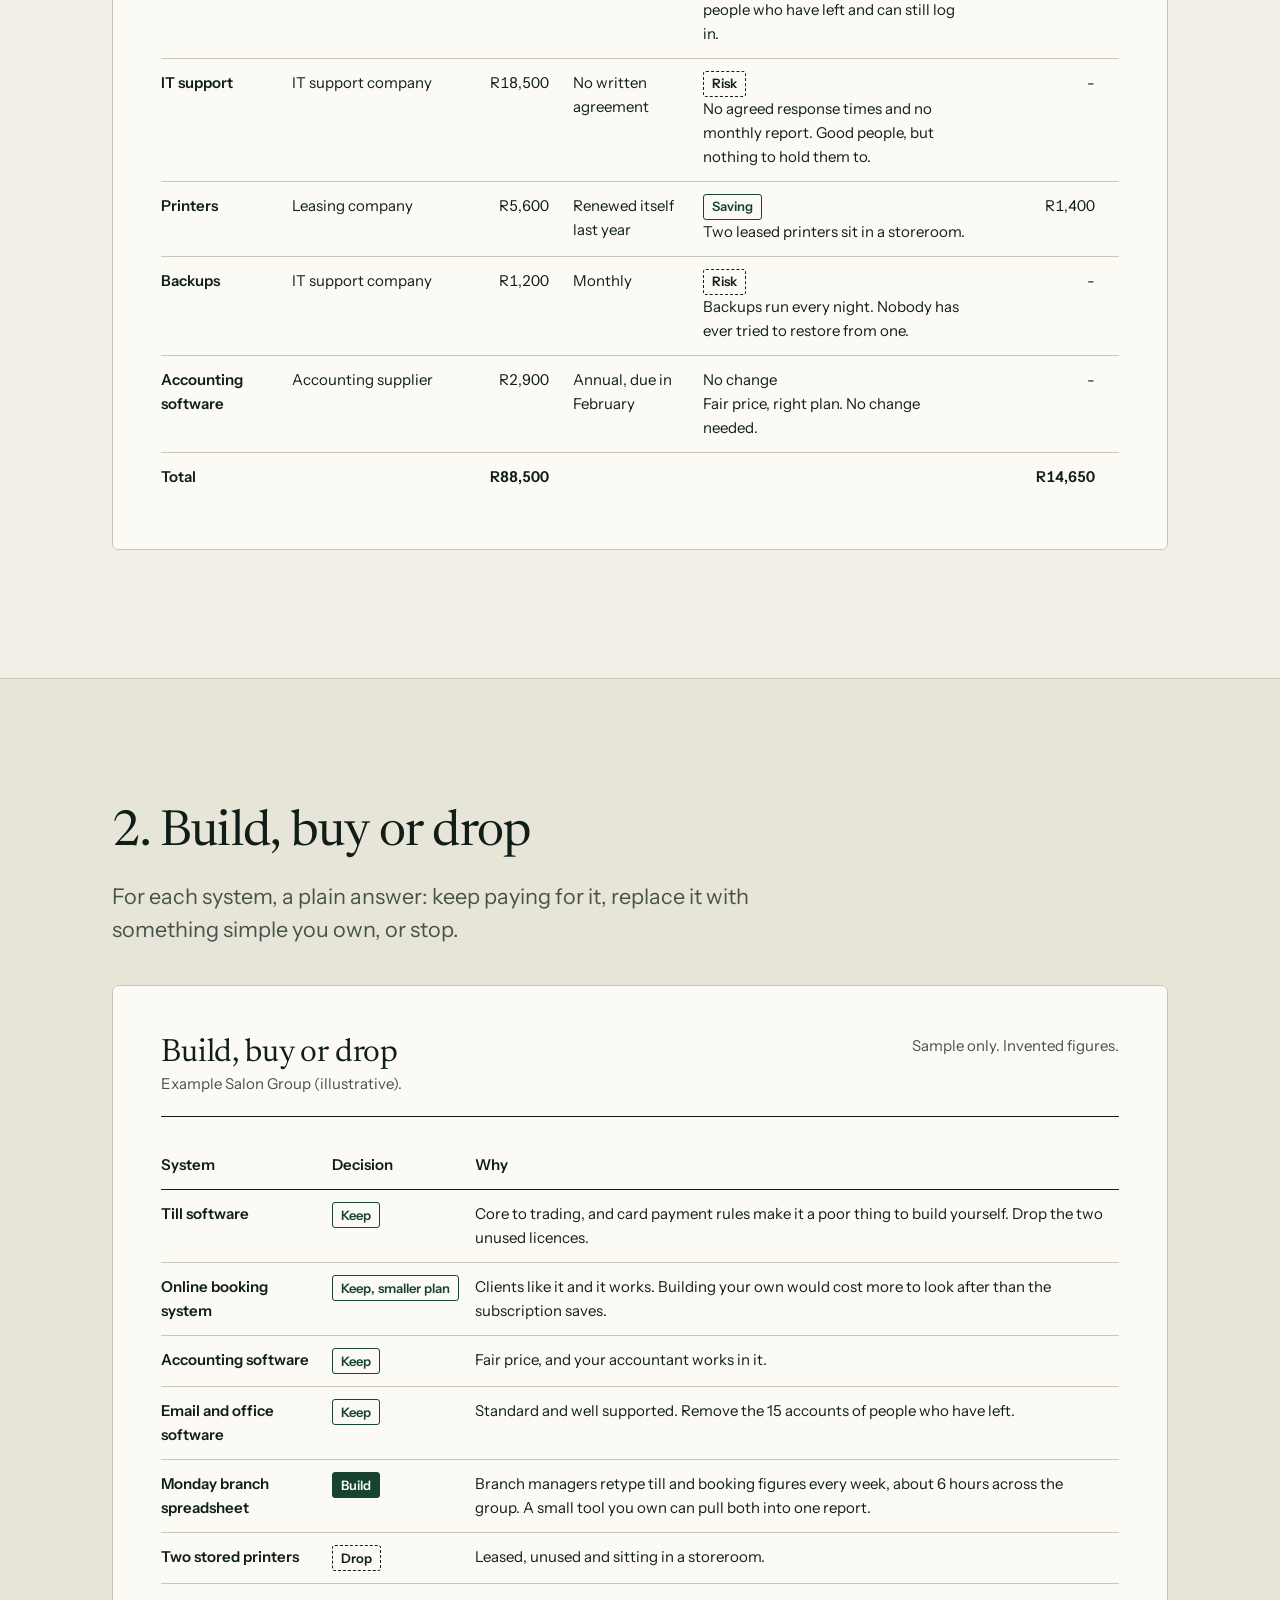
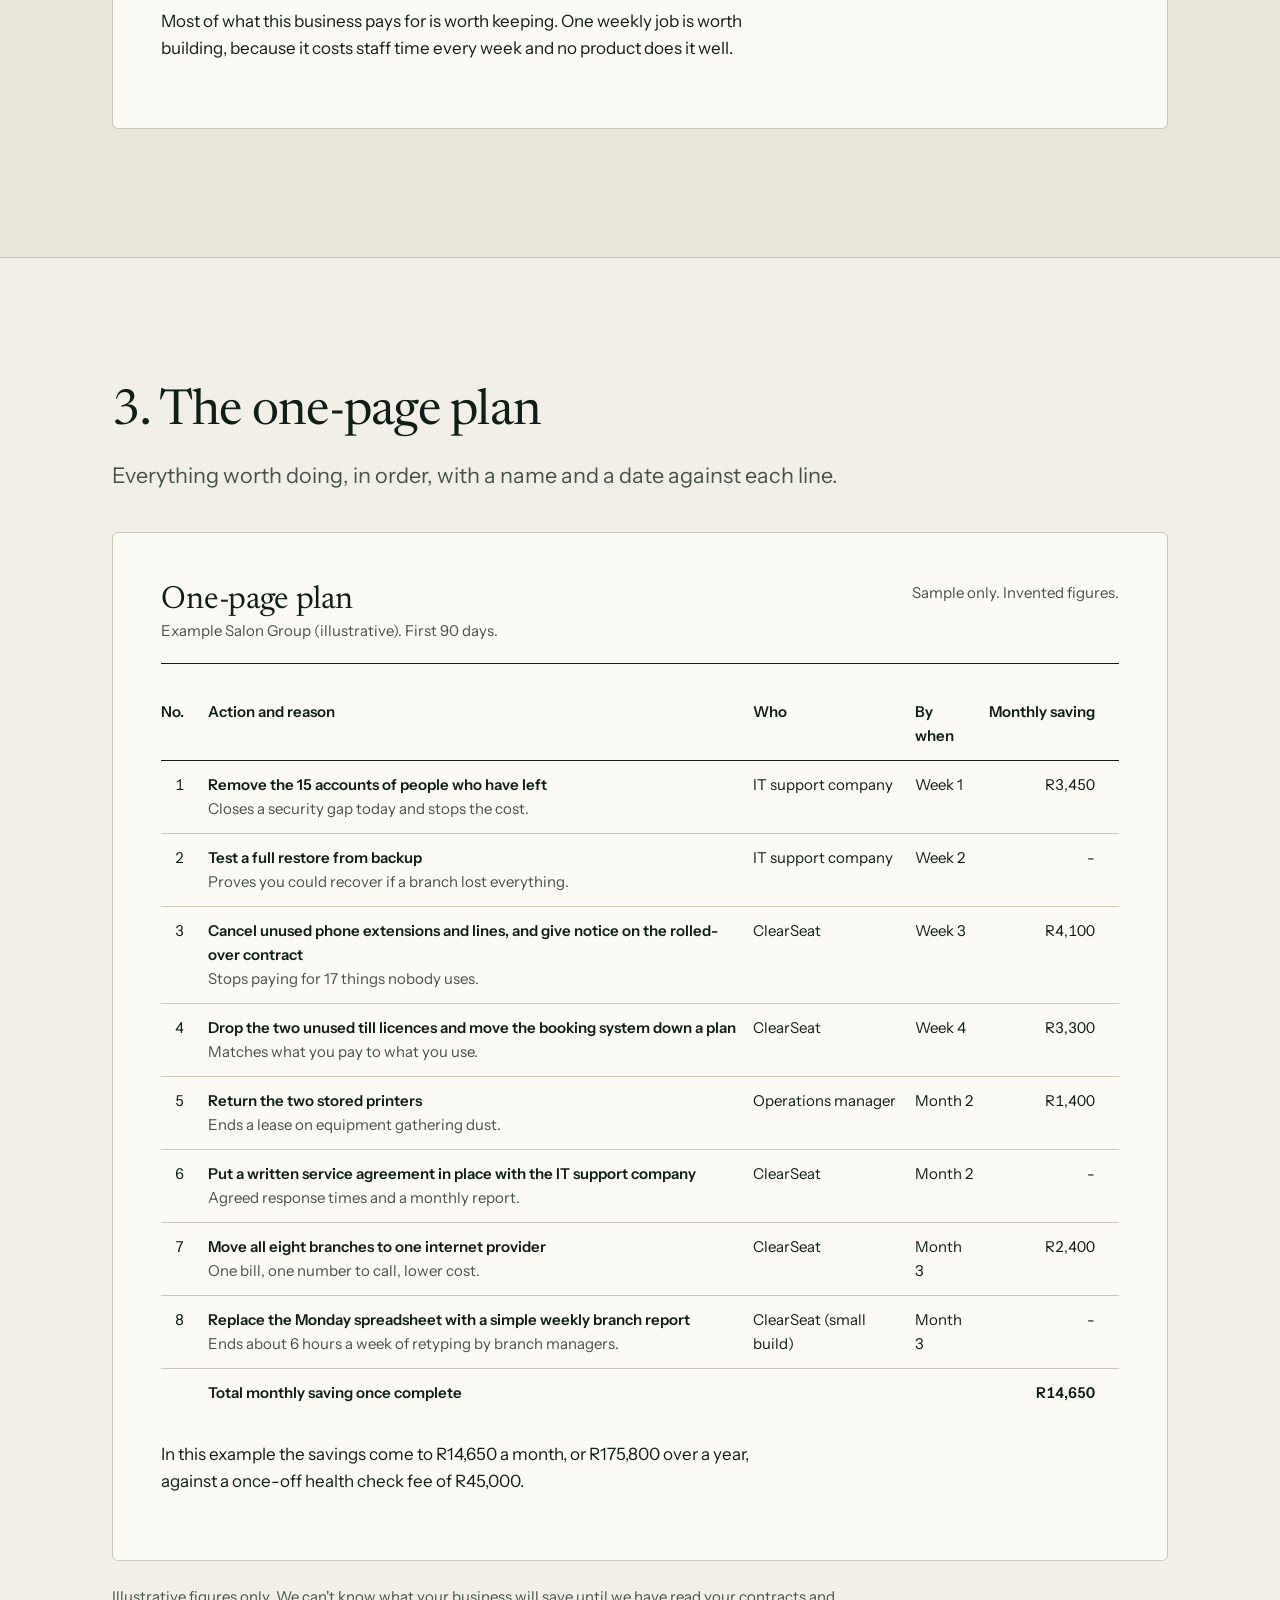
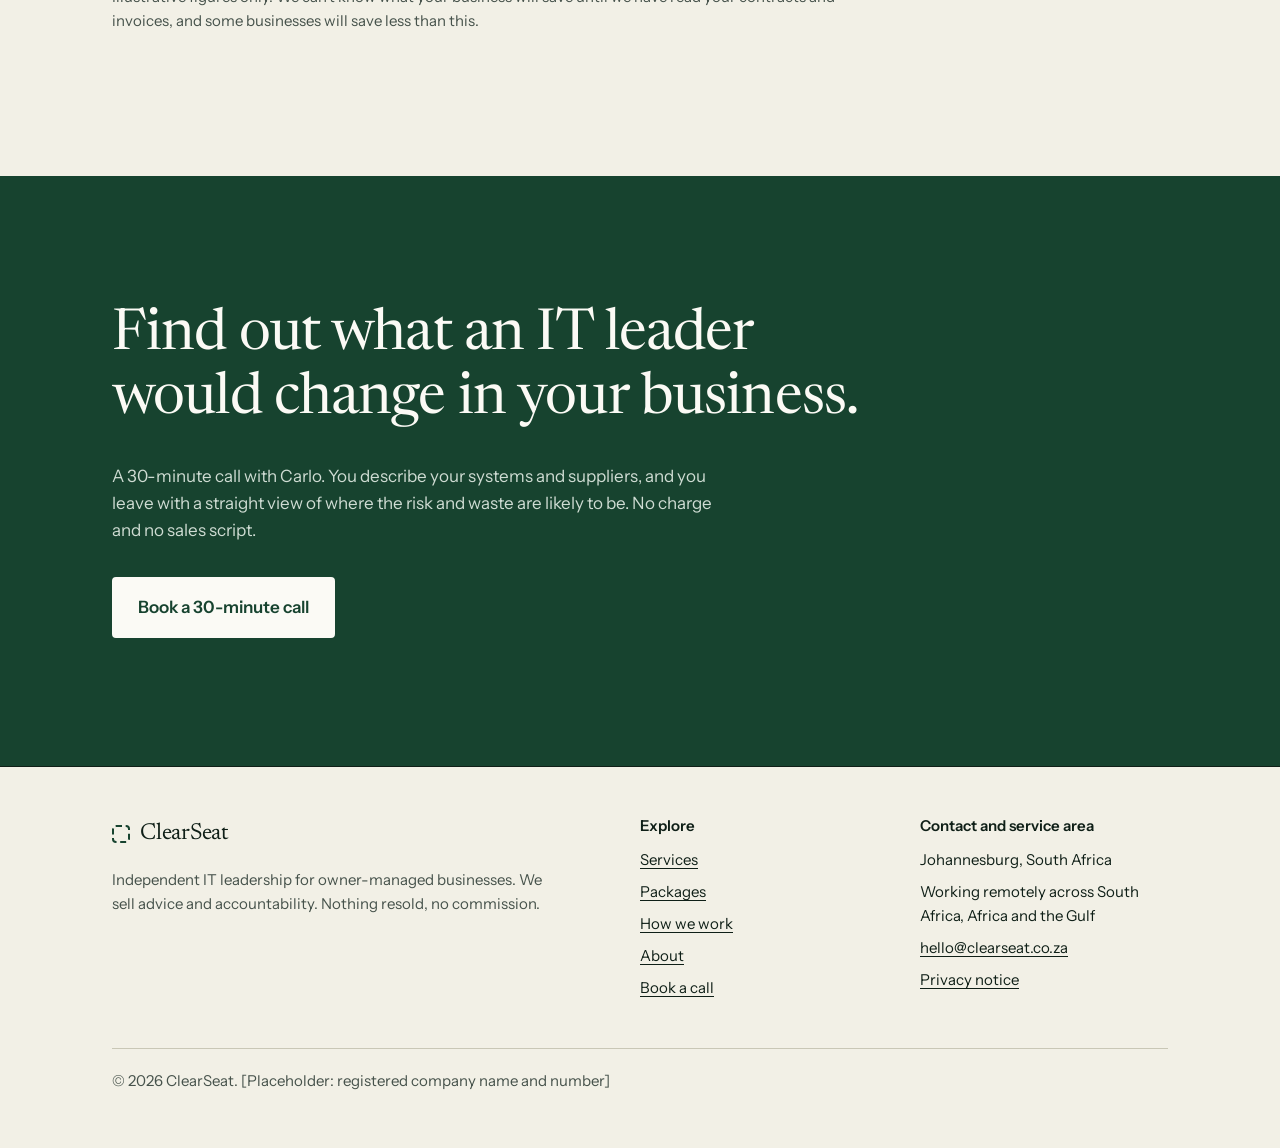
<file: sample.html>
<!doctype html>
<html lang="en-ZA" class="no-js">
<head>
<meta charset="utf-8">
<meta name="viewport" content="width=device-width, initial-scale=1">
<title>Sample IT Health Check and one-page plan - ClearSeat</title>
<meta name="description" content="An illustrative IT Health Check and one-page plan for an invented eight-branch business, showing exactly what ClearSeat delivers.">
<link rel="canonical" href="https://www.clearseat.co.za/sample.html">
<meta name="theme-color" content="#17432f">
<meta property="og:type" content="website">
<meta property="og:site_name" content="ClearSeat">
<meta property="og:title" content="Sample IT Health Check and one-page plan - ClearSeat">
<meta property="og:description" content="An illustrative IT Health Check and one-page plan for an invented eight-branch business, showing exactly what ClearSeat delivers.">
<meta property="og:url" content="https://www.clearseat.co.za/sample.html">
<meta property="og:image" content="https://www.clearseat.co.za/og.png">
<meta property="og:image:width" content="1200">
<meta property="og:image:height" content="630">
<meta property="og:image:alt" content="ClearSeat. The IT leader your business doesn't have yet.">
<meta name="twitter:card" content="summary_large_image">
<link rel="icon" href="favicon.svg" type="image/svg+xml">
<link rel="preload" href="fonts/newsreader.woff2" as="font" type="font/woff2" crossorigin>
<link rel="preload" href="fonts/instrument-sans.woff2" as="font" type="font/woff2" crossorigin>
<link rel="stylesheet" href="css/styles.css?v=9917577e56">
<script>document.documentElement.className = "js";</script>
</head>
<body>
<a class="skip" href="#main">Skip to content</a>
<header class="site-header">
  <div class="wrap">
    <a class="brand" href="index.html" aria-label="ClearSeat home"><span class="brand-mark" aria-hidden="true"></span>ClearSeat</a>
    <button class="nav-toggle" type="button" aria-expanded="false" aria-controls="site-nav">Menu</button>
    <nav class="site-nav" id="site-nav" aria-label="Main">
      <ul>
        <li><a href="services.html">Services</a></li>
        <li><a href="packages.html">Packages</a></li>
        <li><a href="how-we-work.html">How we work</a></li>
        <li><a href="about.html">About</a></li>
        <li><a class="btn" href="contact.html">Book a call</a></li>
      </ul>
    </nav>
  </div>
</header>
<main id="main">
<section class="page-hero">
  <div class="wrap">
    <h1>What lands on your desk.</h1>
    <p class="lede">A sample IT Health Check and one-page plan, so you can see the format before you commit to anything.</p>
    <div class="example-note" style="margin-top:2rem"><p><strong>This is an illustration, not a client.</strong> "Example Salon Group" does not exist. The business, suppliers and every figure below were invented to show what the report looks like. What we find in your business will be different.</p></div>
  </div>
</section>
<section class="section" style="padding-top:0">
  <div class="wrap">
    <h2>1. The health check summary</h2>
    <div class="sheet">
      <div class="sheet-head">
        <div><h3>IT Health Check</h3><p>Example Salon Group (illustrative). 8 branches, 95 staff, no IT manager.</p></div>
        <p>Sample only. Invented figures.</p>
      </div>
      <dl class="figures">
        <div><dt>Monthly IT spend reviewed</dt><dd>R88,500</dd></div>
        <div><dt>Monthly savings identified</dt><dd>R14,650</dd></div>
        <div><dt>Risks that need attention</dt><dd>3</dd></div>
      </dl>
      <p>Across nine systems and nine suppliers, nobody held the whole picture. Most of the saving comes from paying for things that are no longer used. The most urgent finding is not about money: 15 people who have left can still log in to company email.</p>
      <div class="scroll" role="region" aria-label="Register of systems, suppliers and costs" tabindex="0">
      <table class="register">
        <caption class="small quiet" style="text-align:left;padding-bottom:0.75rem">Register of systems, suppliers and costs</caption>
        <thead><tr><th scope="col">System</th><th scope="col">Supplier</th><th scope="col" class="num">Monthly cost</th><th scope="col">Contract</th><th scope="col">What we found</th><th scope="col" class="num">Monthly saving</th></tr></thead>
        <tbody>
          <tr><th scope="row">Internet lines, 8 branches</th><td data-label="Supplier">Three different providers</td><td class="num" data-label="Monthly cost">R11,600</td><td data-label="Contract">Mixed. Two out of contract</td><td data-label="What we found"><div><span class="flag">Saving</span><br>Two branches still on old, dearer packages. One provider for all eight would cost less.</div></td><td class="num" data-label="Monthly saving">R2,400</td></tr>
          <tr><th scope="row">Phone system and lines</th><td data-label="Supplier">Phone system supplier</td><td class="num" data-label="Monthly cost">R9,800</td><td data-label="Contract">Renewed itself in March</td><td data-label="What we found"><div><span class="flag">Saving</span><br>14 extensions and 3 lines that nobody uses. Contract rolled over for 24 months without notice.</div></td><td class="num" data-label="Monthly saving">R4,100</td></tr>
          <tr><th scope="row">Till software</th><td data-label="Supplier">Till supplier</td><td class="num" data-label="Monthly cost">R7,200</td><td data-label="Contract">Monthly</td><td data-label="What we found"><div><span class="flag">Saving</span><br>Paying for 10 branch licences. Only 8 branches are open.</div></td><td class="num" data-label="Monthly saving">R1,800</td></tr>
          <tr><th scope="row">Online booking system</th><td data-label="Supplier">Booking supplier</td><td class="num" data-label="Monthly cost">R6,400</td><td data-label="Contract">Annual, due in July</td><td data-label="What we found"><div><span class="flag">Saving</span><br>On the top plan for a text-message bundle that is barely used.</div></td><td class="num" data-label="Monthly saving">R1,500</td></tr>
          <tr><th scope="row">Email and office software</th><td data-label="Supplier">Bought through the IT support company</td><td class="num" data-label="Monthly cost">R25,300</td><td data-label="Contract">Monthly</td><td data-label="What we found"><div><span class="flag">Saving</span> <span class="flag flag-risk">Risk</span><br>110 accounts for 95 staff. 15 belong to people who have left and can still log in.</div></td><td class="num" data-label="Monthly saving">R3,450</td></tr>
          <tr><th scope="row">IT support</th><td data-label="Supplier">IT support company</td><td class="num" data-label="Monthly cost">R18,500</td><td data-label="Contract">No written agreement</td><td data-label="What we found"><div><span class="flag flag-risk">Risk</span><br>No agreed response times and no monthly report. Good people, but nothing to hold them to.</div></td><td class="num" data-label="Monthly saving">-</td></tr>
          <tr><th scope="row">Printers</th><td data-label="Supplier">Leasing company</td><td class="num" data-label="Monthly cost">R5,600</td><td data-label="Contract">Renewed itself last year</td><td data-label="What we found"><div><span class="flag">Saving</span><br>Two leased printers sit in a storeroom.</div></td><td class="num" data-label="Monthly saving">R1,400</td></tr>
          <tr><th scope="row">Backups</th><td data-label="Supplier">IT support company</td><td class="num" data-label="Monthly cost">R1,200</td><td data-label="Contract">Monthly</td><td data-label="What we found"><div><span class="flag flag-risk">Risk</span><br>Backups run every night. Nobody has ever tried to restore from one.</div></td><td class="num" data-label="Monthly saving">-</td></tr>
          <tr><th scope="row">Accounting software</th><td data-label="Supplier">Accounting supplier</td><td class="num" data-label="Monthly cost">R2,900</td><td data-label="Contract">Annual, due in February</td><td data-label="What we found"><div>No change<br>Fair price, right plan. No change needed.</div></td><td class="num" data-label="Monthly saving">-</td></tr>
        </tbody>
        <tfoot><tr><th scope="row" colspan="2">Total</th><td class="num" data-label="Monthly cost">R88,500</td><td class="empty"></td><td class="empty"></td><td class="num" data-label="Monthly saving">R14,650</td></tr></tfoot>
      </table>
      </div>
    </div>
  </div>
</section>
<section class="section section-deep">
  <div class="wrap">
    <h2>2. Build, buy or drop</h2>
    <p class="lede" style="margin-top:1.25rem">For each system, a plain answer: keep paying for it, replace it with something simple you own, or stop.</p>
    <div class="sheet">
      <div class="sheet-head">
        <div><h3>Build, buy or drop</h3><p>Example Salon Group (illustrative).</p></div>
        <p>Sample only. Invented figures.</p>
      </div>
      <div class="scroll" role="region" aria-label="Build, buy or drop" tabindex="0">
      <table class="register">
        <thead><tr><th scope="col">System</th><th scope="col">Decision</th><th scope="col">Why</th></tr></thead>
        <tbody>
          <tr><th scope="row">Till software</th><td data-label="Decision"><span class="flag">Keep</span></td><td data-label="Why">Core to trading, and card payment rules make it a poor thing to build yourself. Drop the two unused licences.</td></tr>
          <tr><th scope="row">Online booking system</th><td data-label="Decision"><span class="flag">Keep, smaller plan</span></td><td data-label="Why">Clients like it and it works. Building your own would cost more to look after than the subscription saves.</td></tr>
          <tr><th scope="row">Accounting software</th><td data-label="Decision"><span class="flag">Keep</span></td><td data-label="Why">Fair price, and your accountant works in it.</td></tr>
          <tr><th scope="row">Email and office software</th><td data-label="Decision"><span class="flag">Keep</span></td><td data-label="Why">Standard and well supported. Remove the 15 accounts of people who have left.</td></tr>
          <tr><th scope="row">Monday branch spreadsheet</th><td data-label="Decision"><span class="flag flag-build">Build</span></td><td data-label="Why">Branch managers retype till and booking figures every week, about 6 hours across the group. A small tool you own can pull both into one report.</td></tr>
          <tr><th scope="row">Two stored printers</th><td data-label="Decision"><span class="flag flag-risk">Drop</span></td><td data-label="Why">Leased, unused and sitting in a storeroom.</td></tr>
        </tbody>
      </table>
      </div>
      <p style="margin-top:1.5rem">Most of what this business pays for is worth keeping. One weekly job is worth building, because it costs staff time every week and no product does it well.</p>
    </div>
  </div>
</section>
<section class="section">
  <div class="wrap">
    <h2>3. The one-page plan</h2>
    <p class="lede" style="margin-top:1.25rem">Everything worth doing, in order, with a name and a date against each line.</p>
    <div class="sheet">
      <div class="sheet-head">
        <div><h3>One-page plan</h3><p>Example Salon Group (illustrative). First 90 days.</p></div>
        <p>Sample only. Invented figures.</p>
      </div>
      <div class="scroll" role="region" aria-label="One-page plan" tabindex="0">
      <table class="register">
        <thead><tr><th scope="col" class="num">No.</th><th scope="col">Action and reason</th><th scope="col">Who</th><th scope="col">By when</th><th scope="col" class="num">Monthly saving</th></tr></thead>
        <tbody>
          <tr><td class="num" data-label="No.">1</td><th scope="row">Remove the 15 accounts of people who have left<br><span style="font-weight:400;color:var(--ink-soft)">Closes a security gap today and stops the cost.</span></th><td data-label="Who">IT support company</td><td data-label="By when">Week 1</td><td class="num" data-label="Monthly saving">R3,450</td></tr>
          <tr><td class="num" data-label="No.">2</td><th scope="row">Test a full restore from backup<br><span style="font-weight:400;color:var(--ink-soft)">Proves you could recover if a branch lost everything.</span></th><td data-label="Who">IT support company</td><td data-label="By when">Week 2</td><td class="num" data-label="Monthly saving">-</td></tr>
          <tr><td class="num" data-label="No.">3</td><th scope="row">Cancel unused phone extensions and lines, and give notice on the rolled-over contract<br><span style="font-weight:400;color:var(--ink-soft)">Stops paying for 17 things nobody uses.</span></th><td data-label="Who">ClearSeat</td><td data-label="By when">Week 3</td><td class="num" data-label="Monthly saving">R4,100</td></tr>
          <tr><td class="num" data-label="No.">4</td><th scope="row">Drop the two unused till licences and move the booking system down a plan<br><span style="font-weight:400;color:var(--ink-soft)">Matches what you pay to what you use.</span></th><td data-label="Who">ClearSeat</td><td data-label="By when">Week 4</td><td class="num" data-label="Monthly saving">R3,300</td></tr>
          <tr><td class="num" data-label="No.">5</td><th scope="row">Return the two stored printers<br><span style="font-weight:400;color:var(--ink-soft)">Ends a lease on equipment gathering dust.</span></th><td data-label="Who">Operations manager</td><td data-label="By when">Month 2</td><td class="num" data-label="Monthly saving">R1,400</td></tr>
          <tr><td class="num" data-label="No.">6</td><th scope="row">Put a written service agreement in place with the IT support company<br><span style="font-weight:400;color:var(--ink-soft)">Agreed response times and a monthly report.</span></th><td data-label="Who">ClearSeat</td><td data-label="By when">Month 2</td><td class="num" data-label="Monthly saving">-</td></tr>
          <tr><td class="num" data-label="No.">7</td><th scope="row">Move all eight branches to one internet provider<br><span style="font-weight:400;color:var(--ink-soft)">One bill, one number to call, lower cost.</span></th><td data-label="Who">ClearSeat</td><td data-label="By when">Month 3</td><td class="num" data-label="Monthly saving">R2,400</td></tr>
          <tr><td class="num" data-label="No.">8</td><th scope="row">Replace the Monday spreadsheet with a simple weekly branch report<br><span style="font-weight:400;color:var(--ink-soft)">Ends about 6 hours a week of retyping by branch managers.</span></th><td data-label="Who">ClearSeat (small build)</td><td data-label="By when">Month 3</td><td class="num" data-label="Monthly saving">-</td></tr>
        </tbody>
        <tfoot><tr><td class="empty"></td><th scope="row" colspan="3">Total monthly saving once complete</th><td class="num" data-label="Monthly saving">R14,650</td></tr></tfoot>
      </table>
      </div>
      <p style="margin-top:1.5rem">In this example the savings come to R14,650 a month, or R175,800 over a year, against a once-off health check fee of R45,000.</p>
    </div>
    <p class="quiet small" style="margin-top:1.5rem;max-width:46rem">Illustrative figures only. We can't know what your business will save until we have read your contracts and invoices, and some businesses will save less than this.</p>
  </div>
</section>
<section class="section section-green">
  <div class="wrap">
    <h2 class="statement">Find out what an IT leader would change in your business.</h2>
    <p class="statement-foot quiet">A 30-minute call with Carlo. You describe your systems and suppliers, and you leave with a straight view of where the risk and waste are likely to be. No charge and no sales script.</p>
    <div class="actions"><a class="btn" style="background:#fbfaf5;color:#17432f;border-color:#fbfaf5" href="contact.html">Book a 30-minute call</a></div>
  </div>
</section>

</main>
<footer class="site-footer">
  <div class="wrap">
    <div class="footer-grid">
      <div>
        <a class="brand" href="index.html"><span class="brand-mark" aria-hidden="true"></span>ClearSeat</a>
        <p style="margin-top:1rem">Independent IT leadership for owner-managed businesses. We sell advice and accountability. Nothing resold, no commission.</p>
      </div>
      <nav aria-label="Footer">
        <h2 class="footer-label">Explore</h2>
        <ul>
          <li><a href="services.html">Services</a></li>
          <li><a href="packages.html">Packages</a></li>
          <li><a href="how-we-work.html">How we work</a></li>
          <li><a href="about.html">About</a></li>
          <li><a href="contact.html">Book a call</a></li>
        </ul>
      </nav>
      <div>
        <h2 class="footer-label">Contact and service area</h2>
        <ul>
          <li>Johannesburg, South Africa</li>
          <li>Working remotely across South Africa, Africa and the Gulf</li>
          <li><a href="mailto:hello@clearseat.co.za">hello@clearseat.co.za</a></li>
          <li><a href="privacy.html">Privacy notice</a></li>
        </ul>
      </div>
    </div>
    <p class="footer-base">&copy; 2026 ClearSeat. [Placeholder: registered company name and number]</p>
  </div>
</footer>
<script src="js/main.js?v=9917577e56" defer></script>
</body>
</html>
</file>
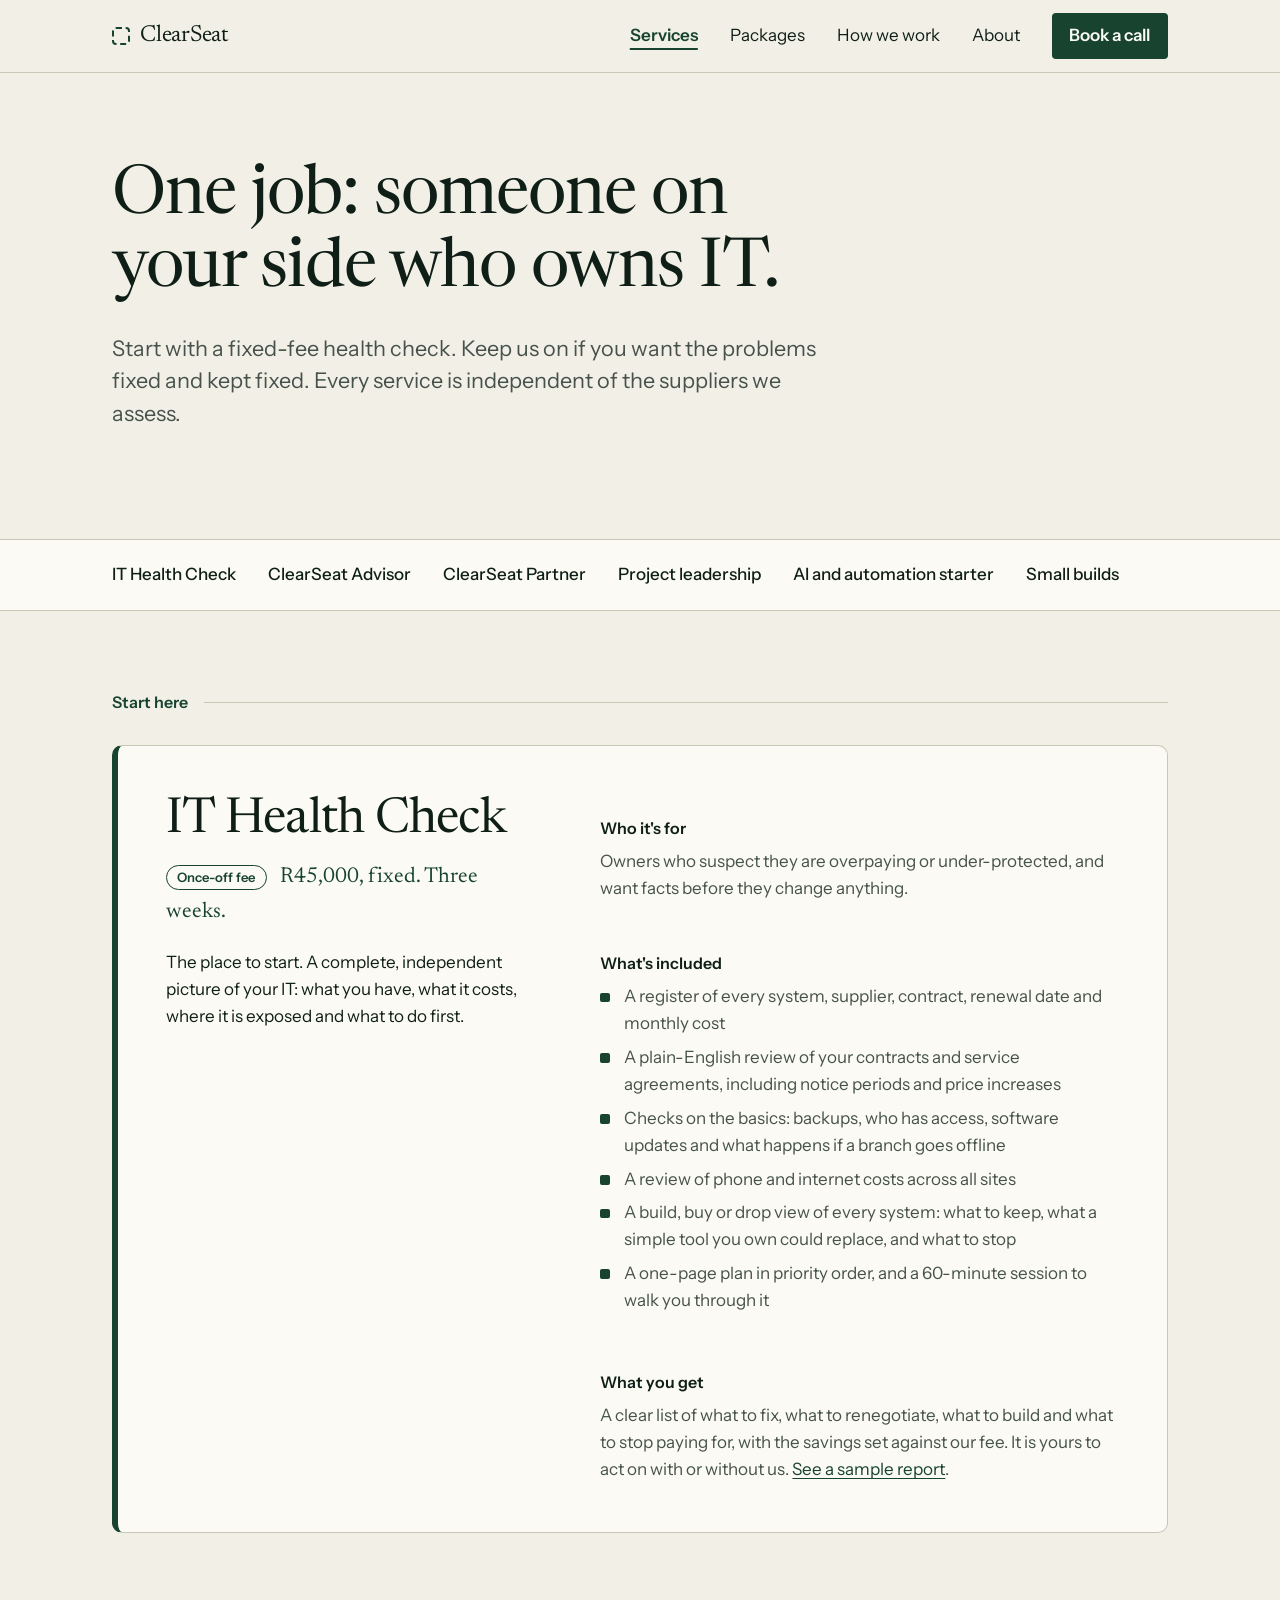
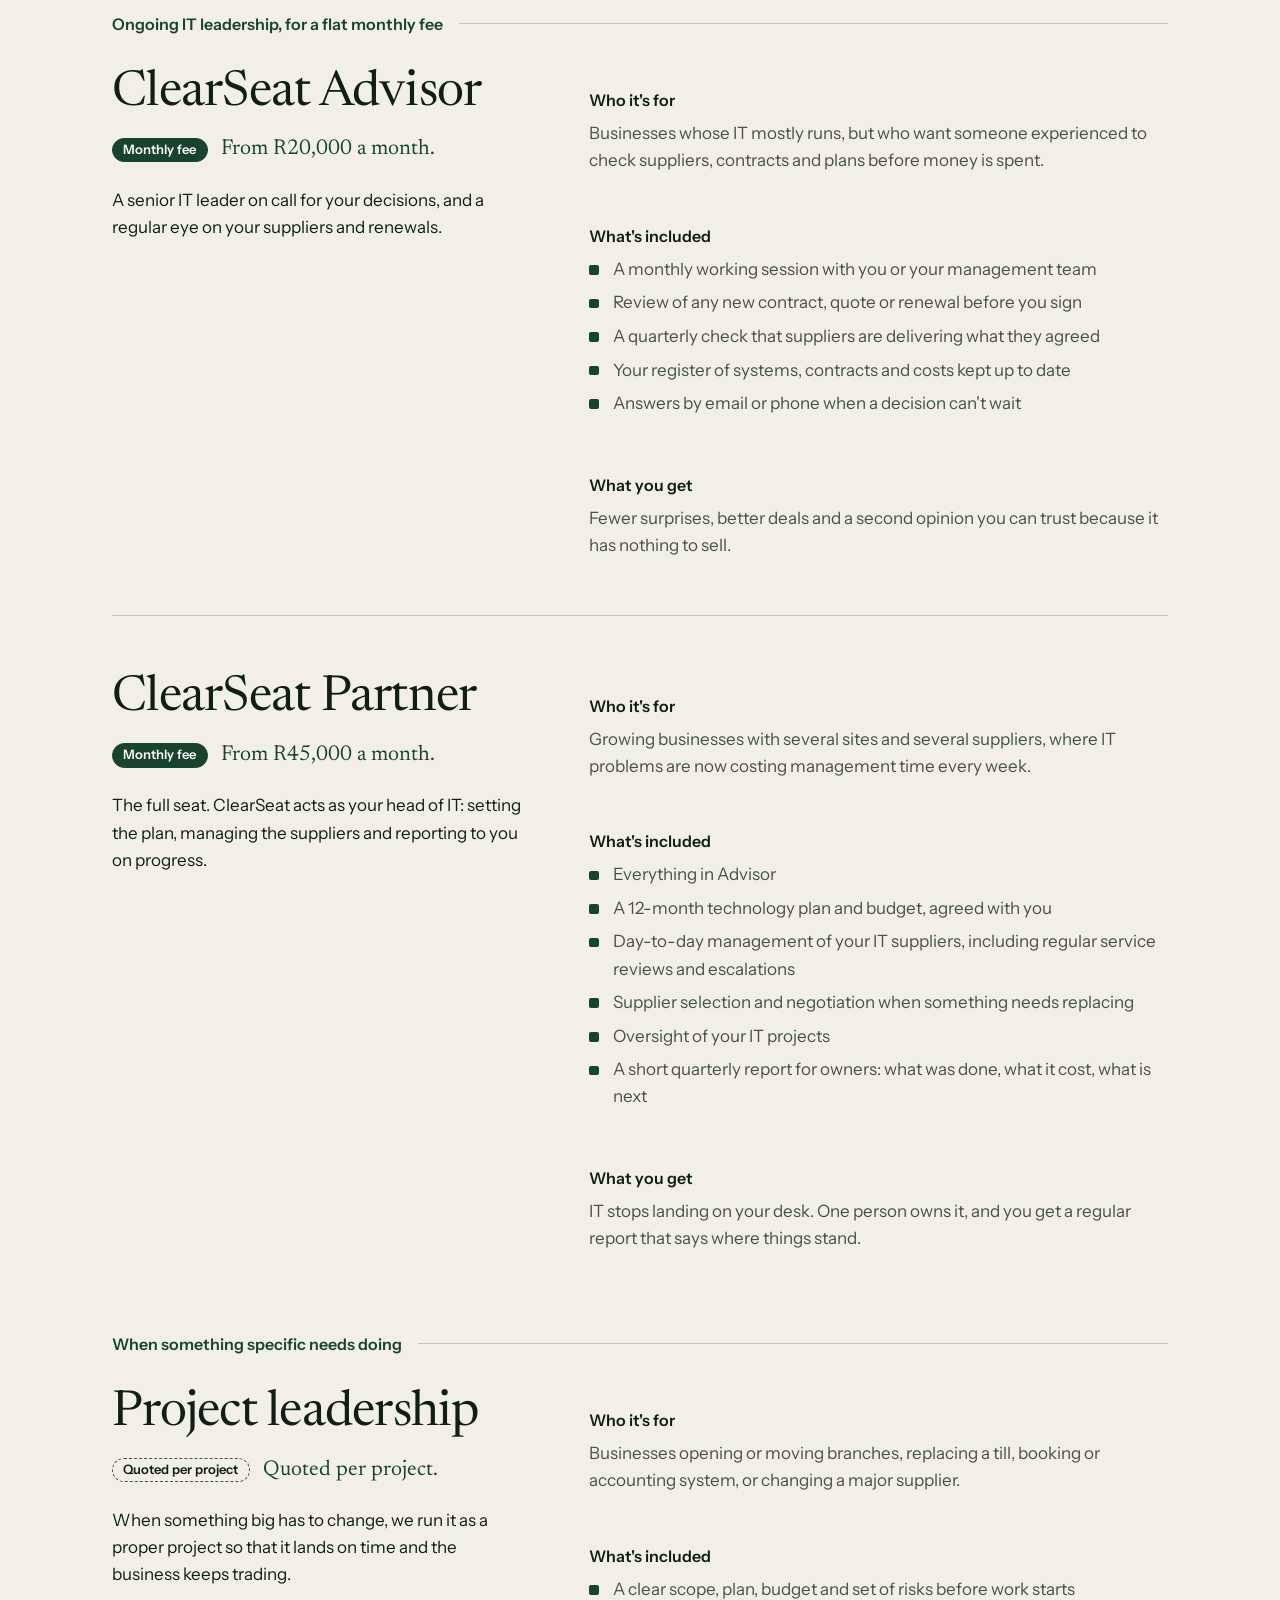
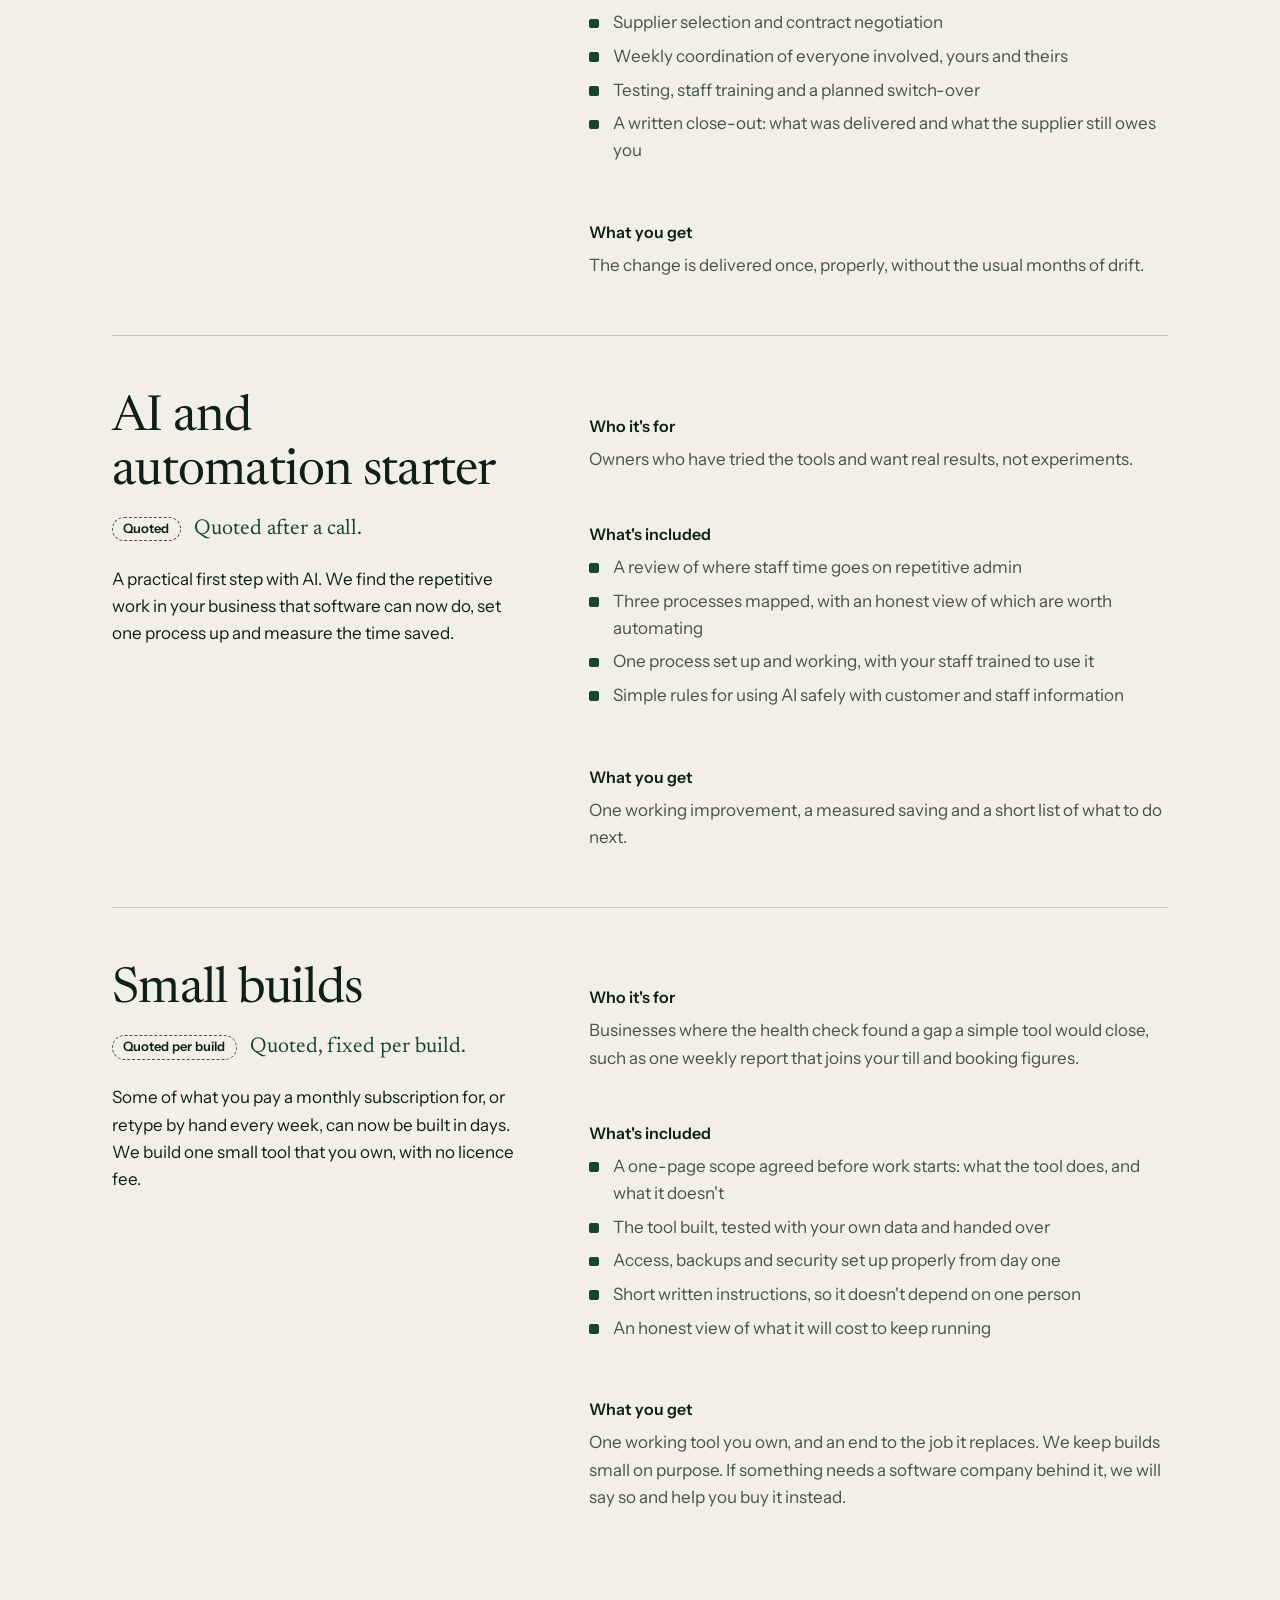
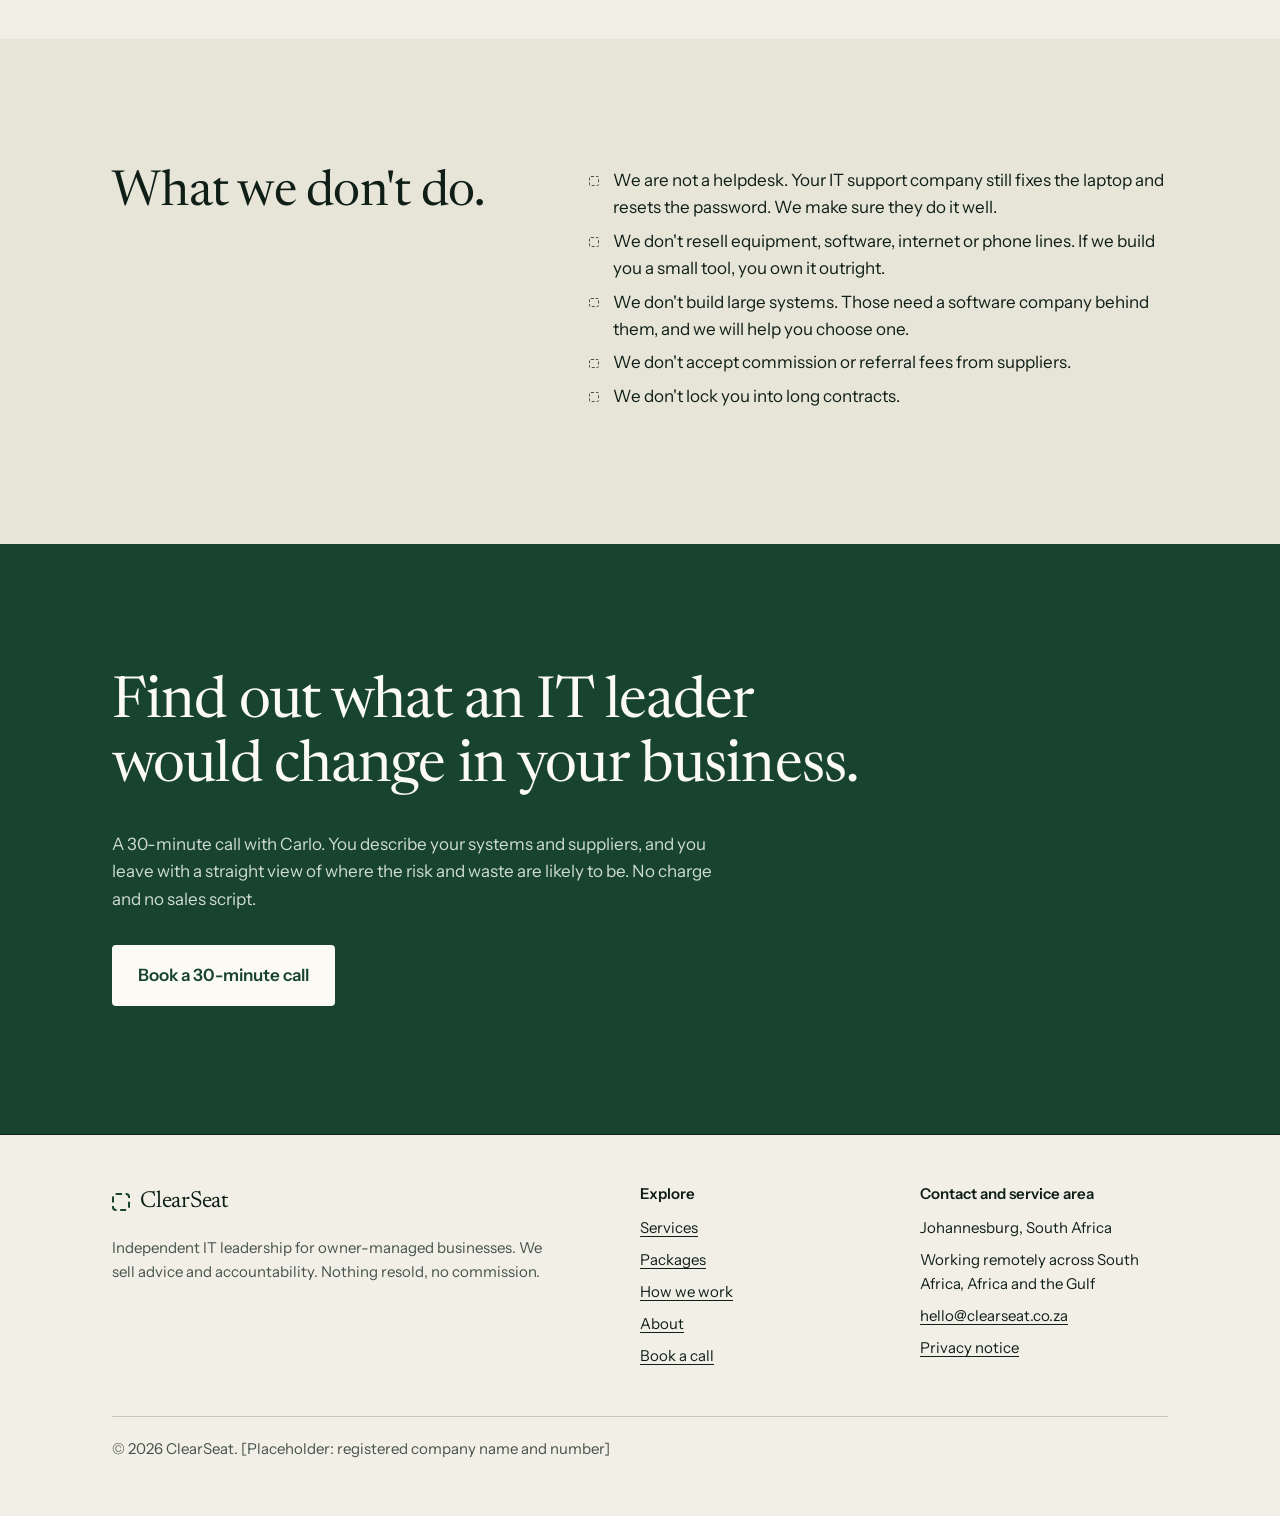
<file: services.html>
<!doctype html>
<html lang="en-ZA" class="no-js">
<head>
<meta charset="utf-8">
<meta name="viewport" content="width=device-width, initial-scale=1">
<title>Services - ClearSeat</title>
<meta name="description" content="The IT Health Check, part-time IT leadership on a flat monthly fee, project leadership, a practical AI starter and small builds you own. Independent of every supplier.">
<link rel="canonical" href="https://www.clearseat.co.za/services.html">
<meta name="theme-color" content="#17432f">
<meta property="og:type" content="website">
<meta property="og:site_name" content="ClearSeat">
<meta property="og:title" content="Services - ClearSeat">
<meta property="og:description" content="The IT Health Check, part-time IT leadership on a flat monthly fee, project leadership, a practical AI starter and small builds you own. Independent of every supplier.">
<meta property="og:url" content="https://www.clearseat.co.za/services.html">
<meta property="og:image" content="https://www.clearseat.co.za/og.png">
<meta property="og:image:width" content="1200">
<meta property="og:image:height" content="630">
<meta property="og:image:alt" content="ClearSeat. The IT leader your business doesn't have yet.">
<meta name="twitter:card" content="summary_large_image">
<link rel="icon" href="favicon.svg" type="image/svg+xml">
<link rel="preload" href="fonts/newsreader.woff2" as="font" type="font/woff2" crossorigin>
<link rel="preload" href="fonts/instrument-sans.woff2" as="font" type="font/woff2" crossorigin>
<link rel="stylesheet" href="css/styles.css?v=9917577e56">
<script>document.documentElement.className = "js";</script>
</head>
<body>
<a class="skip" href="#main">Skip to content</a>
<header class="site-header">
  <div class="wrap">
    <a class="brand" href="index.html" aria-label="ClearSeat home"><span class="brand-mark" aria-hidden="true"></span>ClearSeat</a>
    <button class="nav-toggle" type="button" aria-expanded="false" aria-controls="site-nav">Menu</button>
    <nav class="site-nav" id="site-nav" aria-label="Main">
      <ul>
        <li><a href="services.html" aria-current="page">Services</a></li>
        <li><a href="packages.html">Packages</a></li>
        <li><a href="how-we-work.html">How we work</a></li>
        <li><a href="about.html">About</a></li>
        <li><a class="btn" href="contact.html">Book a call</a></li>
      </ul>
    </nav>
  </div>
</header>
<main id="main">
<section class="page-hero">
  <div class="wrap">
    <h1>One job: someone on your side who owns IT.</h1>
    <p class="lede">Start with a fixed-fee health check. Keep us on if you want the problems fixed and kept fixed. Every service is independent of the suppliers we assess.</p>
  </div>
</section>
<nav class="jump" aria-label="Services on this page">
  <div class="wrap">
    <ul>
      <li><a href="#health-check">IT Health Check</a></li>
      <li><a href="#advisor">ClearSeat Advisor</a></li>
      <li><a href="#partner">ClearSeat Partner</a></li>
      <li><a href="#projects">Project leadership</a></li>
      <li><a href="#ai">AI and automation starter</a></li>
      <li><a href="#builds">Small builds</a></li>
    </ul>
  </div>
</nav>
<section class="services-list">
  <div class="wrap">
    <div class="group">
      <h2 class="group-label">Start here</h2>
    <article class="service service-featured" id="health-check">
      <div class="service-grid">
        <div>
          <h3 class="service-name">IT Health Check</h3>
          <p class="service-price"><span class="fee-tag fee-once">Once-off fee</span> R45,000, fixed. Three weeks.</p>
          <p style="margin-top:1.25rem">The place to start. A complete, independent picture of your IT: what you have, what it costs, where it is exposed and what to do first.</p>
        </div>
        <div class="facts">
          <div><h4>Who it's for</h4><p>Owners who suspect they are overpaying or under-protected, and want facts before they change anything.</p></div>
          <div><h4>What's included</h4>
          <ul class="ticks">
            <li>A register of every system, supplier, contract, renewal date and monthly cost</li>
            <li>A plain-English review of your contracts and service agreements, including notice periods and price increases</li>
            <li>Checks on the basics: backups, who has access, software updates and what happens if a branch goes offline</li>
            <li>A review of phone and internet costs across all sites</li>
            <li>A build, buy or drop view of every system: what to keep, what a simple tool you own could replace, and what to stop</li>
            <li>A one-page plan in priority order, and a 60-minute session to walk you through it</li>
          </ul></div>
          <div><h4>What you get</h4><p>A clear list of what to fix, what to renegotiate, what to build and what to stop paying for, with the savings set against our fee. It is yours to act on with or without us. <a href="sample.html">See a sample report</a>.</p></div>
        </div>
      </div>
    </article>
    </div>
    <div class="group">
      <h2 class="group-label">Ongoing IT leadership, for a flat monthly fee</h2>
    <article class="service" id="advisor">
      <div class="service-grid">
        <div>
          <h3 class="service-name">ClearSeat Advisor</h3>
          <p class="service-price"><span class="fee-tag fee-monthly">Monthly fee</span> From R20,000 a month.</p>
          <p style="margin-top:1.25rem">A senior IT leader on call for your decisions, and a regular eye on your suppliers and renewals.</p>
        </div>
        <div class="facts">
          <div><h4>Who it's for</h4><p>Businesses whose IT mostly runs, but who want someone experienced to check suppliers, contracts and plans before money is spent.</p></div>
          <div><h4>What's included</h4>
          <ul class="ticks">
            <li>A monthly working session with you or your management team</li>
            <li>Review of any new contract, quote or renewal before you sign</li>
            <li>A quarterly check that suppliers are delivering what they agreed</li>
            <li>Your register of systems, contracts and costs kept up to date</li>
            <li>Answers by email or phone when a decision can't wait</li>
          </ul></div>
          <div><h4>What you get</h4><p>Fewer surprises, better deals and a second opinion you can trust because it has nothing to sell.</p></div>
        </div>
      </div>
    </article>
    <article class="service" id="partner">
      <div class="service-grid">
        <div>
          <h3 class="service-name">ClearSeat Partner</h3>
          <p class="service-price"><span class="fee-tag fee-monthly">Monthly fee</span> From R45,000 a month.</p>
          <p style="margin-top:1.25rem">The full seat. ClearSeat acts as your head of IT: setting the plan, managing the suppliers and reporting to you on progress.</p>
        </div>
        <div class="facts">
          <div><h4>Who it's for</h4><p>Growing businesses with several sites and several suppliers, where IT problems are now costing management time every week.</p></div>
          <div><h4>What's included</h4>
          <ul class="ticks">
            <li>Everything in Advisor</li>
            <li>A 12-month technology plan and budget, agreed with you</li>
            <li>Day-to-day management of your IT suppliers, including regular service reviews and escalations</li>
            <li>Supplier selection and negotiation when something needs replacing</li>
            <li>Oversight of your IT projects</li>
            <li>A short quarterly report for owners: what was done, what it cost, what is next</li>
          </ul></div>
          <div><h4>What you get</h4><p>IT stops landing on your desk. One person owns it, and you get a regular report that says where things stand.</p></div>
        </div>
      </div>
    </article>
    </div>
    <div class="group">
      <h2 class="group-label">When something specific needs doing</h2>
    <article class="service" id="projects">
      <div class="service-grid">
        <div>
          <h3 class="service-name">Project leadership</h3>
          <p class="service-price"><span class="fee-tag fee-quoted">Quoted per project</span> Quoted per project.</p>
          <p style="margin-top:1.25rem">When something big has to change, we run it as a proper project so that it lands on time and the business keeps trading.</p>
        </div>
        <div class="facts">
          <div><h4>Who it's for</h4><p>Businesses opening or moving branches, replacing a till, booking or accounting system, or changing a major supplier.</p></div>
          <div><h4>What's included</h4>
          <ul class="ticks">
            <li>A clear scope, plan, budget and set of risks before work starts</li>
            <li>Supplier selection and contract negotiation</li>
            <li>Weekly coordination of everyone involved, yours and theirs</li>
            <li>Testing, staff training and a planned switch-over</li>
            <li>A written close-out: what was delivered and what the supplier still owes you</li>
          </ul></div>
          <div><h4>What you get</h4><p>The change is delivered once, properly, without the usual months of drift.</p></div>
        </div>
      </div>
    </article>
    <article class="service" id="ai">
      <div class="service-grid">
        <div>
          <h3 class="service-name">AI and automation starter</h3>
          <p class="service-price"><span class="fee-tag fee-quoted">Quoted</span> Quoted after a call.</p>
          <p style="margin-top:1.25rem">A practical first step with AI. We find the repetitive work in your business that software can now do, set one process up and measure the time saved.</p>
        </div>
        <div class="facts">
          <div><h4>Who it's for</h4><p>Owners who have tried the tools and want real results, not experiments.</p></div>
          <div><h4>What's included</h4>
          <ul class="ticks">
            <li>A review of where staff time goes on repetitive admin</li>
            <li>Three processes mapped, with an honest view of which are worth automating</li>
            <li>One process set up and working, with your staff trained to use it</li>
            <li>Simple rules for using AI safely with customer and staff information</li>
          </ul></div>
          <div><h4>What you get</h4><p>One working improvement, a measured saving and a short list of what to do next.</p></div>
        </div>
      </div>
    </article>
    <article class="service" id="builds">
      <div class="service-grid">
        <div>
          <h3 class="service-name">Small builds</h3>
          <p class="service-price"><span class="fee-tag fee-quoted">Quoted per build</span> Quoted, fixed per build.</p>
          <p style="margin-top:1.25rem">Some of what you pay a monthly subscription for, or retype by hand every week, can now be built in days. We build one small tool that you own, with no licence fee.</p>
        </div>
        <div class="facts">
          <div><h4>Who it's for</h4><p>Businesses where the health check found a gap a simple tool would close, such as one weekly report that joins your till and booking figures.</p></div>
          <div><h4>What's included</h4>
          <ul class="ticks">
            <li>A one-page scope agreed before work starts: what the tool does, and what it doesn't</li>
            <li>The tool built, tested with your own data and handed over</li>
            <li>Access, backups and security set up properly from day one</li>
            <li>Short written instructions, so it doesn't depend on one person</li>
            <li>An honest view of what it will cost to keep running</li>
          </ul></div>
          <div><h4>What you get</h4><p>One working tool you own, and an end to the job it replaces. We keep builds small on purpose. If something needs a software company behind it, we will say so and help you buy it instead.</p></div>
        </div>
      </div>
    </article>
    </div>
  </div>
</section>
<section class="section section-deep">
  <div class="wrap split">
    <div><h2>What we don't do.</h2></div>
    <div>
      <ul class="ticks crosses">
        <li>We are not a helpdesk. Your IT support company still fixes the laptop and resets the password. We make sure they do it well.</li>
        <li>We don't resell equipment, software, internet or phone lines. If we build you a small tool, you own it outright.</li>
        <li>We don't build large systems. Those need a software company behind them, and we will help you choose one.</li>
        <li>We don't accept commission or referral fees from suppliers.</li>
        <li>We don't lock you into long contracts.</li>
      </ul>
    </div>
  </div>
</section>
<section class="section section-green">
  <div class="wrap">
    <h2 class="statement">Find out what an IT leader would change in your business.</h2>
    <p class="statement-foot quiet">A 30-minute call with Carlo. You describe your systems and suppliers, and you leave with a straight view of where the risk and waste are likely to be. No charge and no sales script.</p>
    <div class="actions"><a class="btn" style="background:#fbfaf5;color:#17432f;border-color:#fbfaf5" href="contact.html">Book a 30-minute call</a></div>
  </div>
</section>

</main>
<footer class="site-footer">
  <div class="wrap">
    <div class="footer-grid">
      <div>
        <a class="brand" href="index.html"><span class="brand-mark" aria-hidden="true"></span>ClearSeat</a>
        <p style="margin-top:1rem">Independent IT leadership for owner-managed businesses. We sell advice and accountability. Nothing resold, no commission.</p>
      </div>
      <nav aria-label="Footer">
        <h2 class="footer-label">Explore</h2>
        <ul>
          <li><a href="services.html">Services</a></li>
          <li><a href="packages.html">Packages</a></li>
          <li><a href="how-we-work.html">How we work</a></li>
          <li><a href="about.html">About</a></li>
          <li><a href="contact.html">Book a call</a></li>
        </ul>
      </nav>
      <div>
        <h2 class="footer-label">Contact and service area</h2>
        <ul>
          <li>Johannesburg, South Africa</li>
          <li>Working remotely across South Africa, Africa and the Gulf</li>
          <li><a href="mailto:hello@clearseat.co.za">hello@clearseat.co.za</a></li>
          <li><a href="privacy.html">Privacy notice</a></li>
        </ul>
      </div>
    </div>
    <p class="footer-base">&copy; 2026 ClearSeat. [Placeholder: registered company name and number]</p>
  </div>
</footer>
<script src="js/main.js?v=9917577e56" defer></script>
</body>
</html>
</file>
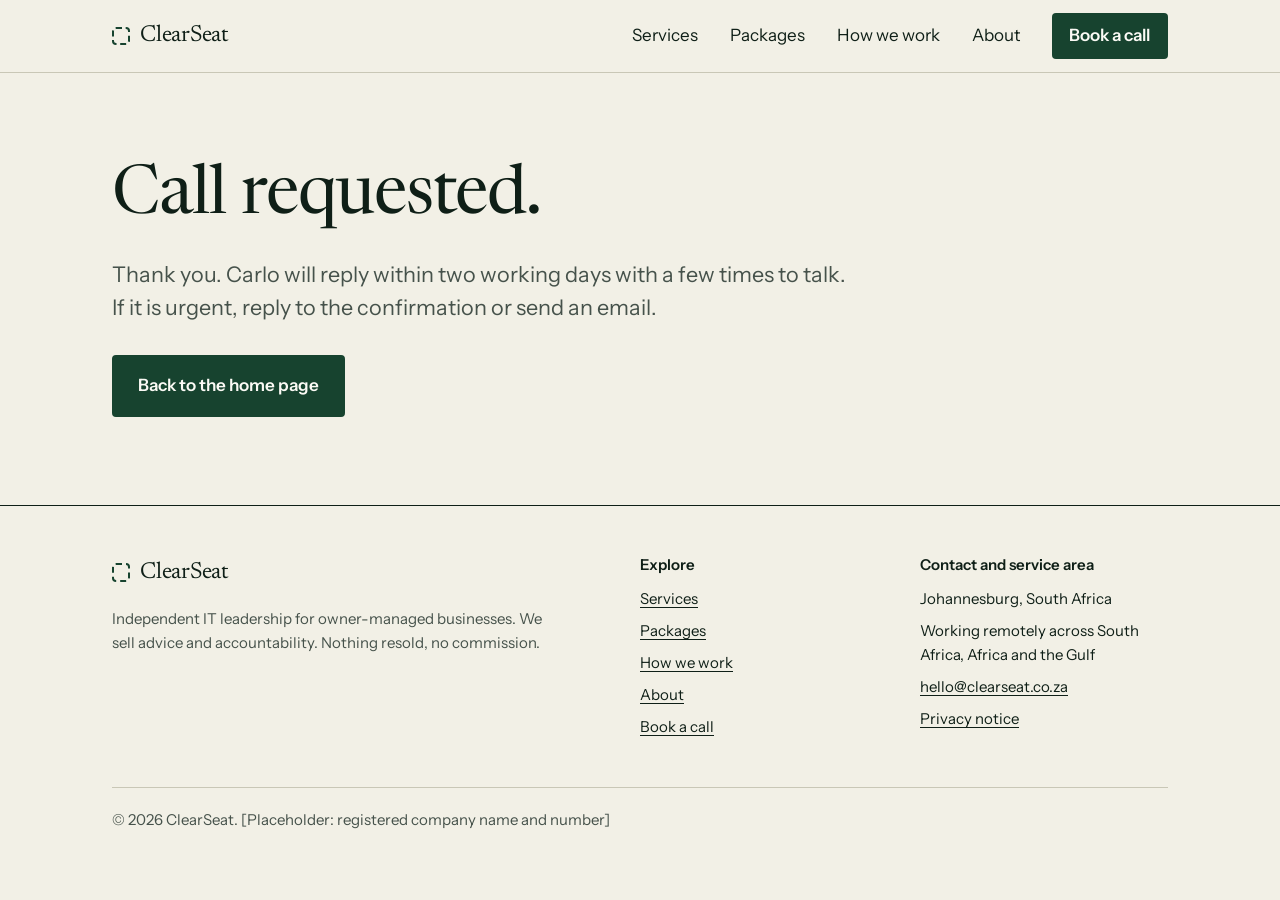
<file: thanks.html>
<!doctype html>
<html lang="en-ZA" class="no-js">
<head>
<meta charset="utf-8">
<meta name="viewport" content="width=device-width, initial-scale=1">
<title>Thank you - ClearSeat</title>
<meta name="description" content="Your request for a call has been received.">
<link rel="canonical" href="https://www.clearseat.co.za/thanks.html">
<meta name="theme-color" content="#17432f">
<meta property="og:type" content="website">
<meta property="og:site_name" content="ClearSeat">
<meta property="og:title" content="Thank you - ClearSeat">
<meta property="og:description" content="Your request for a call has been received.">
<meta property="og:url" content="https://www.clearseat.co.za/thanks.html">
<meta property="og:image" content="https://www.clearseat.co.za/og.png">
<meta property="og:image:width" content="1200">
<meta property="og:image:height" content="630">
<meta property="og:image:alt" content="ClearSeat. The IT leader your business doesn't have yet.">
<meta name="twitter:card" content="summary_large_image">
<link rel="icon" href="favicon.svg" type="image/svg+xml">
<link rel="preload" href="fonts/newsreader.woff2" as="font" type="font/woff2" crossorigin>
<link rel="preload" href="fonts/instrument-sans.woff2" as="font" type="font/woff2" crossorigin>
<link rel="stylesheet" href="css/styles.css?v=9917577e56">
<script>document.documentElement.className = "js";</script>
</head>
<body>
<a class="skip" href="#main">Skip to content</a>
<header class="site-header">
  <div class="wrap">
    <a class="brand" href="index.html" aria-label="ClearSeat home"><span class="brand-mark" aria-hidden="true"></span>ClearSeat</a>
    <button class="nav-toggle" type="button" aria-expanded="false" aria-controls="site-nav">Menu</button>
    <nav class="site-nav" id="site-nav" aria-label="Main">
      <ul>
        <li><a href="services.html">Services</a></li>
        <li><a href="packages.html">Packages</a></li>
        <li><a href="how-we-work.html">How we work</a></li>
        <li><a href="about.html">About</a></li>
        <li><a class="btn" href="contact.html">Book a call</a></li>
      </ul>
    </nav>
  </div>
</header>
<main id="main">
<section class="page-hero">
  <div class="wrap">
    <h1>Call requested.</h1>
    <p class="lede">Thank you. Carlo will reply within two working days with a few times to talk. If it is urgent, reply to the confirmation or send an email.</p>
    <div class="actions"><a class="btn" href="index.html">Back to the home page</a></div>
  </div>
</section>
</main>
<footer class="site-footer">
  <div class="wrap">
    <div class="footer-grid">
      <div>
        <a class="brand" href="index.html"><span class="brand-mark" aria-hidden="true"></span>ClearSeat</a>
        <p style="margin-top:1rem">Independent IT leadership for owner-managed businesses. We sell advice and accountability. Nothing resold, no commission.</p>
      </div>
      <nav aria-label="Footer">
        <h2 class="footer-label">Explore</h2>
        <ul>
          <li><a href="services.html">Services</a></li>
          <li><a href="packages.html">Packages</a></li>
          <li><a href="how-we-work.html">How we work</a></li>
          <li><a href="about.html">About</a></li>
          <li><a href="contact.html">Book a call</a></li>
        </ul>
      </nav>
      <div>
        <h2 class="footer-label">Contact and service area</h2>
        <ul>
          <li>Johannesburg, South Africa</li>
          <li>Working remotely across South Africa, Africa and the Gulf</li>
          <li><a href="mailto:hello@clearseat.co.za">hello@clearseat.co.za</a></li>
          <li><a href="privacy.html">Privacy notice</a></li>
        </ul>
      </div>
    </div>
    <p class="footer-base">&copy; 2026 ClearSeat. [Placeholder: registered company name and number]</p>
  </div>
</footer>
<script src="js/main.js?v=9917577e56" defer></script>
</body>
</html>
</file>
<file: css/styles.css>
/* ClearSeat - site styles. Two typefaces, one green, one idea: the empty seat. */

@font-face {
  font-family: "Newsreader";
  src: url("../fonts/newsreader.woff2") format("woff2");
  font-weight: 200 800;
  font-style: normal;
  font-display: swap;
}
@font-face {
  font-family: "Instrument Sans";
  src: url("../fonts/instrument-sans.woff2") format("woff2");
  font-weight: 400 700;
  font-style: normal;
  font-display: swap;
}

:root {
  --paper: #f2f0e6;
  --paper-deep: #e7e5d8;
  --ink: #0f1f17;
  --ink-soft: #46524b;
  --green: #17432f;
  --green-bright: #1f6a47;
  --rule: #c9c7b6;
  --white: #fbfaf5;
  --tint: #dde4d5;
  --display: "Newsreader", "Iowan Old Style", Georgia, serif;
  --body: "Instrument Sans", "Helvetica Neue", Arial, sans-serif;
  --wrap: 72rem;
  --gutter: clamp(1.25rem, 5vw, 3rem);
  --space-section: clamp(4rem, 10vw, 8rem);
}

*, *::before, *::after { box-sizing: border-box; }
html { -webkit-text-size-adjust: 100%; scroll-behavior: smooth; font-variant-ligatures: none; }
body {
  margin: 0;
  background: var(--paper);
  color: var(--ink);
  font-family: var(--body);
  font-size: 1.0625rem;
  line-height: 1.6;
  -webkit-font-smoothing: antialiased;
  text-rendering: optimizeLegibility;
}
img, svg { max-width: 100%; display: block; }
a { color: var(--green); text-underline-offset: 0.2em; text-decoration-thickness: 1px; }
a:hover { text-decoration-thickness: 2px; }
:focus-visible { outline: 3px solid var(--green-bright); outline-offset: 3px; border-radius: 2px; }

h1, h2, h3 { font-family: var(--display); font-weight: 400; line-height: 1.08; margin: 0; letter-spacing: -0.015em; font-optical-sizing: auto; }
h1 { font-size: clamp(2.6rem, 6.4vw, 4.6rem); }
h2 { font-size: clamp(1.9rem, 4.4vw, 3.1rem); }
h3 { font-size: clamp(1.3rem, 2.4vw, 1.6rem); line-height: 1.2; letter-spacing: -0.005em; }
p { margin: 0 0 1em; max-width: 38em; }
ul, ol { margin: 0; padding: 0; list-style: none; }

.wrap { width: 100%; max-width: var(--wrap); margin: 0 auto; padding-inline: var(--gutter); }
.skip { position: absolute; left: -999px; top: 0; background: var(--ink); color: var(--white); padding: 0.75rem 1rem; z-index: 20; }
.skip:focus { left: 0; }
.lede { font-size: clamp(1.15rem, 2vw, 1.35rem); line-height: 1.5; color: var(--ink-soft); max-width: 34em; }
.quiet { color: var(--ink-soft); }
.small { font-size: 0.9375rem; }

/* Header */
.site-header { border-bottom: 1px solid var(--rule); }
.site-header .wrap { display: flex; align-items: center; justify-content: space-between; gap: 1rem; min-height: 4.5rem; flex-wrap: wrap; }
.brand { display: inline-flex; align-items: center; gap: 0.6rem; font-family: var(--display); font-size: 1.45rem; color: var(--ink); text-decoration: none; letter-spacing: -0.01em; }
.brand-mark { width: 1.15rem; height: 1.15rem; border: 2px dashed var(--green); border-radius: 4px; transition: background-color 0.25s ease, border-style 0s 0.1s; }
.brand:hover .brand-mark { background: var(--green); border-style: solid; }
.nav-toggle { font: inherit; font-weight: 600; background: none; border: 1px solid var(--ink); border-radius: 4px; padding: 0.5rem 0.9rem; color: var(--ink); cursor: pointer; min-height: 44px; }
.site-nav { display: none; width: 100%; padding-bottom: 1rem; }
.site-nav.is-open { display: block; }
.site-nav ul { display: flex; flex-direction: column; }
.site-nav a { display: block; padding: 0.8rem 0; color: var(--ink); text-decoration: none; border-top: 1px solid var(--rule); }
.site-nav a[aria-current="page"] { font-weight: 600; color: var(--green); }
.site-nav .btn { margin-top: 0.75rem; border-top: 0; text-align: center; }
.no-js .site-nav { display: block; }
.no-js .nav-toggle { display: none; }
@media (min-width: 56rem) {
  .nav-toggle { display: none; }
  .site-nav { display: block; width: auto; padding: 0; }
  .site-nav ul { flex-direction: row; align-items: center; gap: 2rem; }
  .site-nav a { padding: 0.4rem 0; border: 0; }
  .site-nav a:not(.btn):hover { text-decoration: underline; text-underline-offset: 0.4em; }
  .site-nav a[aria-current="page"] { text-decoration: underline; text-underline-offset: 0.4em; text-decoration-thickness: 2px; }
  .site-nav .btn { margin: 0; padding: 0.6rem 1.1rem; }
}

/* Buttons */
.btn { display: inline-block; background: var(--green); color: var(--white); font-weight: 600; text-decoration: none; padding: 0.95rem 1.5rem; border-radius: 4px; border: 2px solid var(--green); transition: background-color 0.2s ease, color 0.2s ease; min-height: 44px; }
.btn:hover { background: var(--ink); border-color: var(--ink); }
.site-nav a.btn { color: var(--white); }
.btn-plain { background: none; color: var(--green); border-color: transparent; padding-inline: 0; text-decoration: underline; text-underline-offset: 0.3em; }
.btn-plain:hover { background: none; color: var(--ink); border-color: transparent; }
.actions { display: flex; flex-wrap: wrap; align-items: center; gap: 0.75rem 1.75rem; margin-top: 2rem; }

/* Sections */
.section { padding-block: var(--space-section); }
.section + .section { border-top: 1px solid var(--rule); }
.section-deep { background: var(--paper-deep); }
.section-green { background: var(--green); color: var(--white); }
.section-green + .section, .section + .section-green { border-top: 0; }
.section-green a { color: var(--white); }
.section-green .quiet { color: #cfdcd3; }
.section-head { margin-bottom: clamp(2rem, 5vw, 3.5rem); max-width: 46rem; }
.section-head p { margin-top: 1.25rem; }

/* Hero */
.hero { padding-block: clamp(3rem, 8vw, 6rem) clamp(3rem, 8vw, 5rem); }
.hero-grid { display: grid; gap: 3rem; align-items: center; }
.hero h1 { max-width: 12em; }
.hero h1 span { display: block; color: var(--green); }
.hero .lede { margin-top: 1.75rem; }
.hero-note { margin-top: 1.5rem; font-size: 0.9375rem; color: var(--ink-soft); max-width: 30em; }
@media (min-width: 62rem) {
  .hero-grid { grid-template-columns: 1.2fr 1fr; gap: 3rem; }
  .hero h1 { font-size: clamp(3rem, 5vw, 4.25rem); }
}
.page-hero { padding-block: clamp(3rem, 8vw, 5.5rem); }
.page-hero h1 { font-size: clamp(2.3rem, 6vw, 4.25rem); max-width: 14em; }
.page-hero .lede { margin-top: 1.5rem; }

/* The table and its seats */
.table-fig { margin: 0; background: var(--white); border: 1px solid var(--rule); border-radius: 10px; padding: clamp(1rem, 2.5vw, 1.75rem); }
.table-fig svg { width: 100%; height: auto; font-family: var(--body); }
.table-fig figcaption { margin-top: 1rem; font-size: 0.9375rem; color: var(--ink-soft); }
.table-top { fill: var(--paper); stroke: var(--rule); stroke-width: 1.5; }
.table-word { fill: var(--ink-soft); font-size: 16px; text-anchor: middle; }
.seat { fill: var(--tint); }
.person { fill: var(--green); }
.seat-label { fill: var(--ink); font-size: 15.5px; font-weight: 500; text-anchor: middle; }
.seat-empty { fill: var(--white); stroke: var(--green); stroke-width: 2; stroke-dasharray: 7 5; }
.person-empty { fill: none; stroke: var(--green); stroke-width: 1.5; stroke-dasharray: 3 3; }
.seat-empty-label { fill: var(--green); font-size: 15.5px; font-weight: 700; text-anchor: middle; }
.seat-note { fill: var(--green); font-size: 16px; font-weight: 600; }
.js .seat-empty { animation: march 5s linear 0.6s 1; }
@keyframes march { to { stroke-dashoffset: -72; } }

/* Ledger list: label on the left, plain words on the right */
.ledger { border-top: 1px solid var(--ink); }
.ledger > li, .ledger > div { display: grid; gap: 0.5rem 2.5rem; padding-block: 1.6rem; border-bottom: 1px solid var(--rule); }
.ledger h3 { max-width: 16em; }
.ledger p { margin: 0; color: var(--ink-soft); }
.ledger p + p { margin-top: 0.25em; color: var(--ink); font-weight: 500; }
@media (min-width: 48rem) {
  .ledger > li, .ledger > div { grid-template-columns: minmax(0, 5fr) minmax(0, 7fr); align-items: baseline; }
  .ledger > li > p:nth-child(3) { grid-column: 2; }
}
.section-green .ledger { border-top-color: var(--white); }
.section-green .ledger > li { border-bottom-color: #3d6753; }
.section-green .ledger p { color: #dbe6de; }

/* Steps: a real sequence, so it is numbered and linked */
.steps { counter-reset: step; display: grid; }
.steps li { counter-increment: step; position: relative; padding: 0 0 2.25rem 4.25rem; }
.steps li::before { content: counter(step); position: absolute; left: 0; top: 0; width: 2.75rem; height: 2.75rem; border-radius: 50%; display: grid; place-items: center; background: var(--green); color: var(--white); font-family: var(--display); font-size: 1.35rem; line-height: 1; }
.steps li::after { content: ""; position: absolute; left: 1.375rem; top: 2.75rem; bottom: 0; width: 2px; margin-left: -1px; background: var(--rule); }
.steps li:last-child { padding-bottom: 0; }
.steps li:last-child::after { display: none; }
.steps h3 { padding-top: 0.45rem; }
.steps p { color: var(--ink-soft); margin: 0.6rem 0 0; }
@media (min-width: 64rem) {
  .steps { grid-template-columns: repeat(4, 1fr); gap: 2.5rem; }
  .steps li { padding: 4rem 0 0; }
  .steps li::after { left: 3.25rem; right: -2rem; top: 1.375rem; bottom: auto; width: auto; height: 2px; margin: -1px 0 0; }
}

/* Statement */
.statement { font-family: var(--display); font-size: clamp(1.9rem, 5vw, 3.6rem); line-height: 1.1; letter-spacing: -0.015em; max-width: 16em; margin: 0; }
.statement-foot { margin-top: 2rem; max-width: 36em; }

/* Two columns */
.split { display: grid; gap: 2.5rem; }
@media (min-width: 56rem) { .split { grid-template-columns: 5fr 7fr; gap: 4rem; } .split-even { grid-template-columns: 1fr 1fr; } }

/* Services */
.service { padding-block: clamp(3rem, 7vw, 5rem); border-top: 1px solid var(--rule); }
.service:first-of-type { border-top: 1px solid var(--ink); }
.service-grid { display: grid; gap: 2rem; }
.service-price { font-family: var(--display); font-size: 1.35rem; color: var(--green); margin: 0.75rem 0 0; }
.facts { display: grid; gap: 1.75rem; }
.facts h4 { font-family: var(--body); font-size: 1rem; font-weight: 600; letter-spacing: 0; margin-bottom: 0.4rem; }
.facts p, .facts li { color: var(--ink-soft); margin: 0; }
.ticks li { padding-left: 1.5rem; position: relative; margin-bottom: 0.4rem; max-width: 36em; }
.ticks li::before { content: ""; position: absolute; left: 0; top: 0.55em; width: 0.6rem; height: 0.6rem; background: var(--green); border-radius: 2px; }
.crosses li::before { background: none; border: 1.5px dashed var(--ink-soft); }
@media (min-width: 56rem) { .service-grid { grid-template-columns: 5fr 7fr; gap: 4rem; } }

/* Price ledger */
.prices { width: 100%; border-collapse: collapse; border-top: 1px solid var(--ink); }
.prices th, .prices td { text-align: left; vertical-align: top; padding: 1.4rem 1rem 1.4rem 0; border-bottom: 1px solid var(--rule); font-weight: 400; }
.prices thead th { font-size: 0.9375rem; color: var(--ink-soft); padding-block: 0.8rem; }
.prices tbody th { font-family: var(--display); font-size: 1.4rem; line-height: 1.2; min-width: 9em; }
.prices .amount { font-family: var(--display); font-size: 1.4rem; color: var(--green); white-space: nowrap; font-variant-numeric: tabular-nums; }
.prices td small { display: block; font-size: 0.9375rem; color: var(--ink-soft); }
@media (max-width: 47.99rem) {
  .prices thead { position: absolute; width: 1px; height: 1px; overflow: hidden; clip-path: inset(50%); }
  .prices, .prices tbody, .prices tr, .prices th, .prices td { display: block; }
  .prices tr { padding-block: 1.4rem; border-bottom: 1px solid var(--rule); }
  .prices th, .prices td { border: 0; padding: 0 0 0.5rem; }
}

/* Questions */
.faq details { border-bottom: 1px solid var(--rule); }
.faq details:first-of-type { border-top: 1px solid var(--ink); }
.faq summary { cursor: pointer; padding: 1.3rem 2.5rem 1.3rem 0; font-family: var(--display); font-size: 1.3rem; line-height: 1.25; list-style: none; position: relative; }
.faq summary::-webkit-details-marker { display: none; }
.faq summary::after { content: "+"; position: absolute; right: 0.25rem; top: 1.1rem; font-size: 1.6rem; color: var(--green); font-family: var(--body); }
.faq details[open] summary::after { content: "-"; }
.faq details p { color: var(--ink-soft); padding-bottom: 1.3rem; margin: 0; }

/* Placeholder blocks: things Carlo still needs to supply */
.placeholder { border: 2px dashed var(--green); border-radius: 6px; padding: 1.5rem; background: var(--white); color: var(--ink); }
.placeholder strong { display: block; margin-bottom: 0.35rem; }
.placeholder p { margin: 0; color: var(--ink-soft); }
.portrait { aspect-ratio: 4 / 5; display: grid; place-content: center; text-align: center; max-width: 24rem; }

/* Portrait */
.portrait-img { width: 100%; max-width: 24rem; height: auto; border-radius: 6px; }

/* Sample report sheets */
.example-note { border-left: 4px solid var(--green); background: var(--white); padding: 1rem 1.25rem; max-width: 46rem; }
.example-note p { margin: 0; }
.sheet { background: var(--white); border: 1px solid var(--rule); border-radius: 6px; padding: clamp(1.25rem, 4vw, 3rem); margin-top: 2.5rem; }
.sheet-head { display: flex; flex-wrap: wrap; justify-content: space-between; gap: 0.5rem 2rem; padding-bottom: 1.25rem; border-bottom: 1px solid var(--ink); margin-bottom: 1.5rem; }
.sheet-head p { margin: 0; color: var(--ink-soft); font-size: 0.9375rem; }
.sheet h3 { font-size: clamp(1.5rem, 3vw, 2rem); }
.figures { display: grid; gap: 1.5rem; margin-block: 0.5rem 2rem; }
.figures dt { font-size: 0.9375rem; color: var(--ink-soft); }
.figures dd { margin: 0.2rem 0 0; font-family: var(--display); font-size: clamp(1.7rem, 4vw, 2.4rem); line-height: 1.1; color: var(--green); font-variant-numeric: tabular-nums; }
@media (min-width: 40rem) { .figures { grid-template-columns: repeat(3, 1fr); } }
.scroll { overflow-x: auto; }
.register { width: 100%; min-width: 44rem; border-collapse: collapse; font-size: 0.9375rem; }
.register th, .register td { text-align: left; vertical-align: top; padding: 0.75rem 1rem 0.75rem 0; border-bottom: 1px solid var(--rule); }
.register thead th { font-weight: 600; border-bottom: 1px solid var(--ink); }
.register tbody th { font-weight: 600; }
.register .num { text-align: right; white-space: nowrap; font-variant-numeric: tabular-nums; padding-right: 1.5rem; }
.register tfoot th, .register tfoot td { font-weight: 600; border-bottom: 0; border-top: 1px solid var(--ink); }
.flag { display: inline-block; font-size: 0.8125rem; font-weight: 600; padding: 0.1rem 0.5rem; border-radius: 3px; border: 1px solid var(--green); color: var(--green); white-space: nowrap; }
.flag-risk { border-style: dashed; color: var(--ink); border-color: var(--ink); }
.flag-build { background: var(--green); color: var(--white); }

@media (max-width: 47.99rem) {
  .register { min-width: 0; }
  .register thead { position: absolute; width: 1px; height: 1px; overflow: hidden; clip-path: inset(50%); }
  .register, .register tbody, .register tfoot, .register tr, .register th, .register td { display: block; }
  .register tr { padding-block: 1.1rem; border-bottom: 1px solid var(--rule); }
  .register tfoot tr { border-top: 1px solid var(--ink); border-bottom: 0; }
  .register th, .register td, .register tfoot th, .register tfoot td { border: 0; padding: 0.15rem 0; }
  .register tbody th { font-size: 1.0625rem; padding-bottom: 0.4rem; }
  .register td[data-label] { display: grid; grid-template-columns: 8.5rem 1fr; gap: 0.75rem; text-align: left; white-space: normal; }
  .register td[data-label]::before { content: attr(data-label); color: var(--ink-soft); }
  .register td.empty { display: none; }
  .register caption { display: block; }
}

/* Icons */
.icon { flex: none; display: inline-grid; place-items: center; width: 2.75rem; height: 2.75rem; border-radius: 8px; background: var(--tint); color: var(--green); }
.icon svg { width: 1.5rem; height: 1.5rem; fill: none; stroke: currentColor; stroke-width: 1.6; stroke-linecap: round; stroke-linejoin: round; }
.icon-sm { width: 1.75rem; height: 1.75rem; border-radius: 50%; background: var(--green); color: var(--white); }
.icon-sm svg { width: 1rem; height: 1rem; stroke-width: 2.4; }

/* Trust strip */
.trust { border-block: 1px solid var(--rule); background: var(--white); padding-block: 1.75rem; }
.trust ul { display: grid; gap: 1.25rem 2rem; }
.trust li { display: flex; gap: 0.85rem; align-items: flex-start; }
.trust strong { display: block; line-height: 1.3; }
.trust span:not(.icon) { display: block; color: var(--ink-soft); font-size: 0.9375rem; margin-top: 0.15rem; }
@media (min-width: 40rem) { .trust ul { grid-template-columns: 1fr 1fr; } }
@media (min-width: 64rem) { .trust ul { grid-template-columns: repeat(4, 1fr); } }

/* Problem cards */
.cards { display: grid; gap: 1.25rem; }
.card { background: var(--white); border: 1px solid var(--rule); border-radius: 10px; padding: 1.75rem; }
.card h3 { margin-top: 1.25rem; }
.card p { margin: 0.6rem 0 0; color: var(--ink-soft); }
@media (min-width: 40rem) { .cards { grid-template-columns: 1fr 1fr; } }
@media (min-width: 64rem) { .cards { grid-template-columns: repeat(6, 1fr); } .card { grid-column: span 2; } .card:nth-child(n+4) { grid-column: span 3; } }

/* Outcomes, on green */
.outcomes { display: grid; gap: 2rem 3.5rem; }
.outcomes li { display: grid; grid-template-columns: auto 1fr; gap: 1rem; align-items: start; border-top: 1px solid #3d6753; padding-top: 1.5rem; }
.outcomes p { margin: 0.5rem 0 0; color: #dbe6de; }
.section-green .icon-sm { background: var(--white); color: var(--green); margin-top: 0.2rem; }
.section-green .btn-plain:hover { color: var(--white); }
@media (min-width: 48rem) { .outcomes { grid-template-columns: 1fr 1fr; } }

/* Founder */
.founder-img { width: 100%; max-width: 13rem; height: auto; border-radius: 6px; margin-top: 1.75rem; }
.about-portrait { margin: 0; max-width: 24rem; }
.portrait-frame { position: relative; padding: 0 1rem 1rem 0; }
.portrait-frame::before { content: ""; position: absolute; inset: 1rem 0 0 1rem; background: var(--green); border-radius: 6px; }
.portrait-frame img { position: relative; display: block; }
.about-portrait figcaption { margin-top: 0.9rem; font-size: 0.9375rem; color: var(--ink-soft); }
@media (min-width: 56rem) { .about-portrait { position: sticky; top: 2rem; align-self: start; } }

/* Sample report preview */
.preview { margin: 1.75rem 0 0; background: var(--white); border: 1px solid var(--rule); border-top: 6px solid var(--green); border-radius: 10px; padding: 1.5rem; max-width: 44rem; }
.preview-head { display: flex; justify-content: space-between; flex-wrap: wrap; gap: 0.25rem 1.5rem; padding-bottom: 0.75rem; border-bottom: 1px solid var(--ink); font-size: 0.9375rem; }
.preview-head span { color: var(--ink-soft); }
.preview .figures { margin: 1.25rem 0; gap: 1rem; }
.preview .figures dd { font-size: clamp(1.4rem, 3vw, 1.8rem); }
.preview-rows { counter-reset: row; }
.preview-rows li { counter-increment: row; display: grid; grid-template-columns: 1.5rem 1fr auto; gap: 0.75rem; padding: 0.65rem 0; border-top: 1px solid var(--rule); font-size: 0.9375rem; }
.preview-rows li::before { content: counter(row); color: var(--ink-soft); }
.preview-rows span:last-child { color: var(--green); font-weight: 600; white-space: nowrap; }
.preview-foot { margin: 0.9rem 0 0; padding-top: 0.9rem; border-top: 1px solid var(--rule); font-size: 0.875rem; color: var(--ink-soft); }
.preview-wrap { margin-top: clamp(3rem, 7vw, 5rem); padding-top: clamp(2.5rem, 6vw, 4rem); border-top: 1px solid var(--rule); }
@media (max-width: 30rem) { .preview-rows li { grid-template-columns: 1.5rem 1fr; } .preview-rows span:last-child { grid-column: 2; } }

/* Fee tags */
.fee-tag { display: inline-block; font-family: var(--body); font-size: 0.8125rem; font-weight: 600; line-height: 1.5; padding: 0.1rem 0.65rem; border-radius: 999px; border: 1px solid var(--green); color: var(--green); white-space: nowrap; vertical-align: middle; }
.fee-monthly { background: var(--green); color: var(--white); }
.fee-quoted { border-style: dashed; border-color: var(--ink-soft); color: var(--ink); }
.prices td small .fee-tag { margin-right: 0.35rem; }
.prices td small { margin-top: 0.35rem; }

/* Services page */
.jump { border-block: 1px solid var(--rule); background: var(--white); }
.jump ul { display: flex; flex-wrap: wrap; gap: 0.25rem 2rem; padding-block: 0.75rem; }
.jump a { display: inline-block; padding: 0.6rem 0; color: var(--ink); font-weight: 500; text-decoration: none; }
.jump a:hover { color: var(--green); text-decoration: underline; text-underline-offset: 0.4em; }
.services-list { padding-bottom: var(--space-section); }
.group { padding-top: clamp(3rem, 7vw, 5rem); }
.group-label { font-family: var(--body); font-size: 1rem; font-weight: 600; letter-spacing: 0; line-height: 1.4; color: var(--green); display: flex; align-items: center; gap: 1rem; margin-bottom: 2rem; }
.group-label::after { content: ""; flex: 1; height: 1px; background: var(--rule); }
.group .service { scroll-margin-top: 1.5rem; padding-block: clamp(2rem, 5vw, 3.5rem); border-top: 1px solid var(--rule); }
.group .service:first-of-type { border-top: 0; padding-top: 0; }
.group .service:last-of-type { padding-bottom: 0; }
.service-name { font-size: clamp(1.9rem, 4.4vw, 3.1rem); line-height: 1.08; letter-spacing: -0.015em; }
.group .service.service-featured { background: var(--white); border: 1px solid var(--rule); border-left: 6px solid var(--green); border-radius: 10px; padding: clamp(1.5rem, 4vw, 3rem); }
.service-price .fee-tag { margin-right: 0.5rem; }

/* Packages page */
.feetypes { display: grid; gap: 1.25rem; margin-bottom: clamp(3rem, 7vw, 5rem); }
.feetype { background: var(--white); border: 1px solid var(--rule); border-radius: 10px; padding: 1.75rem; }
.feetype h2 { font-size: 1.5rem; line-height: 1.2; margin-top: 1rem; }
.feetype ul { margin-top: 1.25rem; border-top: 1px solid var(--rule); }
.feetype li { display: flex; justify-content: space-between; align-items: baseline; gap: 1rem; padding: 0.7rem 0; border-bottom: 1px solid var(--rule); }
.feetype li span:last-child { font-family: var(--display); font-size: 1.15rem; color: var(--green); white-space: nowrap; }
@media (min-width: 56rem) { .feetypes { grid-template-columns: repeat(3, 1fr); } }
@media (max-width: 47.99rem) {
  .prices-full { border-top: 0; }
  .prices-full tr { background: var(--white); border: 1px solid var(--rule); border-radius: 10px; padding: 1.25rem; margin-bottom: 1rem; }
  .prices-full td[data-label]::before { content: attr(data-label); display: block; font-size: 0.8125rem; font-weight: 600; color: var(--ink-soft); margin-top: 0.75rem; }
  .prices-full td { padding-bottom: 0; }
}

/* Small-screen and tablet refinements */
h1, h2, h3 { text-wrap: balance; }
@media (min-width: 40rem) and (max-width: 63.99rem) { .card:last-child { grid-column: 1 / -1; } }
@media (max-width: 40rem) {
  .table-fig { padding: 0.75rem 0.75rem 1rem; }
  .seat-label, .seat-empty-label, .table-word, .seat-note { font-size: 17.5px; }
}

/* Large desktop monitors: scale everything up a step */
@media (min-width: 100rem) { html { font-size: 112.5%; } }

/* Footer labels */
.site-footer .footer-base { max-width: none; }
.footer-label { font-family: var(--body); font-size: 0.9375rem; font-weight: 600; letter-spacing: 0; line-height: 1.4; margin-bottom: 0.75rem; }

/* Form */
.form { display: grid; gap: 1.25rem; }
.field { display: grid; gap: 0.4rem; }
.field label, .field legend { font-weight: 600; }
.field .hint { font-size: 0.9375rem; color: var(--ink-soft); }
.field input, .field select, .field textarea { font: inherit; color: var(--ink); background: var(--white); border: 1px solid var(--ink-soft); border-radius: 4px; padding: 0.8rem 0.9rem; width: 100%; min-height: 48px; }
.field textarea { min-height: 8rem; resize: vertical; }
.field input:focus-visible, .field select:focus-visible, .field textarea:focus-visible { outline: 3px solid var(--green-bright); outline-offset: 1px; }
.field-row { display: grid; gap: 1.25rem; }
@media (min-width: 40rem) { .field-row { grid-template-columns: 1fr 1fr; } }
.check { display: grid; grid-template-columns: auto 1fr; gap: 0.75rem; align-items: start; }
.check input { width: 1.25rem; height: 1.25rem; margin-top: 0.2rem; accent-color: var(--green); }
.hp { position: absolute; left: -9999px; }
button.btn { font: inherit; font-weight: 600; cursor: pointer; justify-self: start; }

/* Footer */
.site-footer { border-top: 1px solid var(--ink); padding-block: 3rem 2.5rem; font-size: 0.9375rem; }
.footer-grid { display: grid; gap: 2rem; }
.site-footer p { color: var(--ink-soft); max-width: 30em; }
.site-footer li { margin-bottom: 0.5rem; }
.site-footer a { color: var(--ink); }
.footer-base { margin-top: 2.5rem; padding-top: 1.25rem; border-top: 1px solid var(--rule); color: var(--ink-soft); }
@media (min-width: 48rem) { .footer-grid { grid-template-columns: 2fr 1fr 1fr; } }

@media (prefers-reduced-motion: reduce) {
  html { scroll-behavior: auto; }
  *, *::before, *::after { animation: none !important; transition: none !important; }
  .js .seat-it, .js .seat-it-label, .js .seat-it-word { opacity: 1; }
  .js .seat-it-empty, .js .seat-it-empty-word { opacity: 0; }
}
</file>
